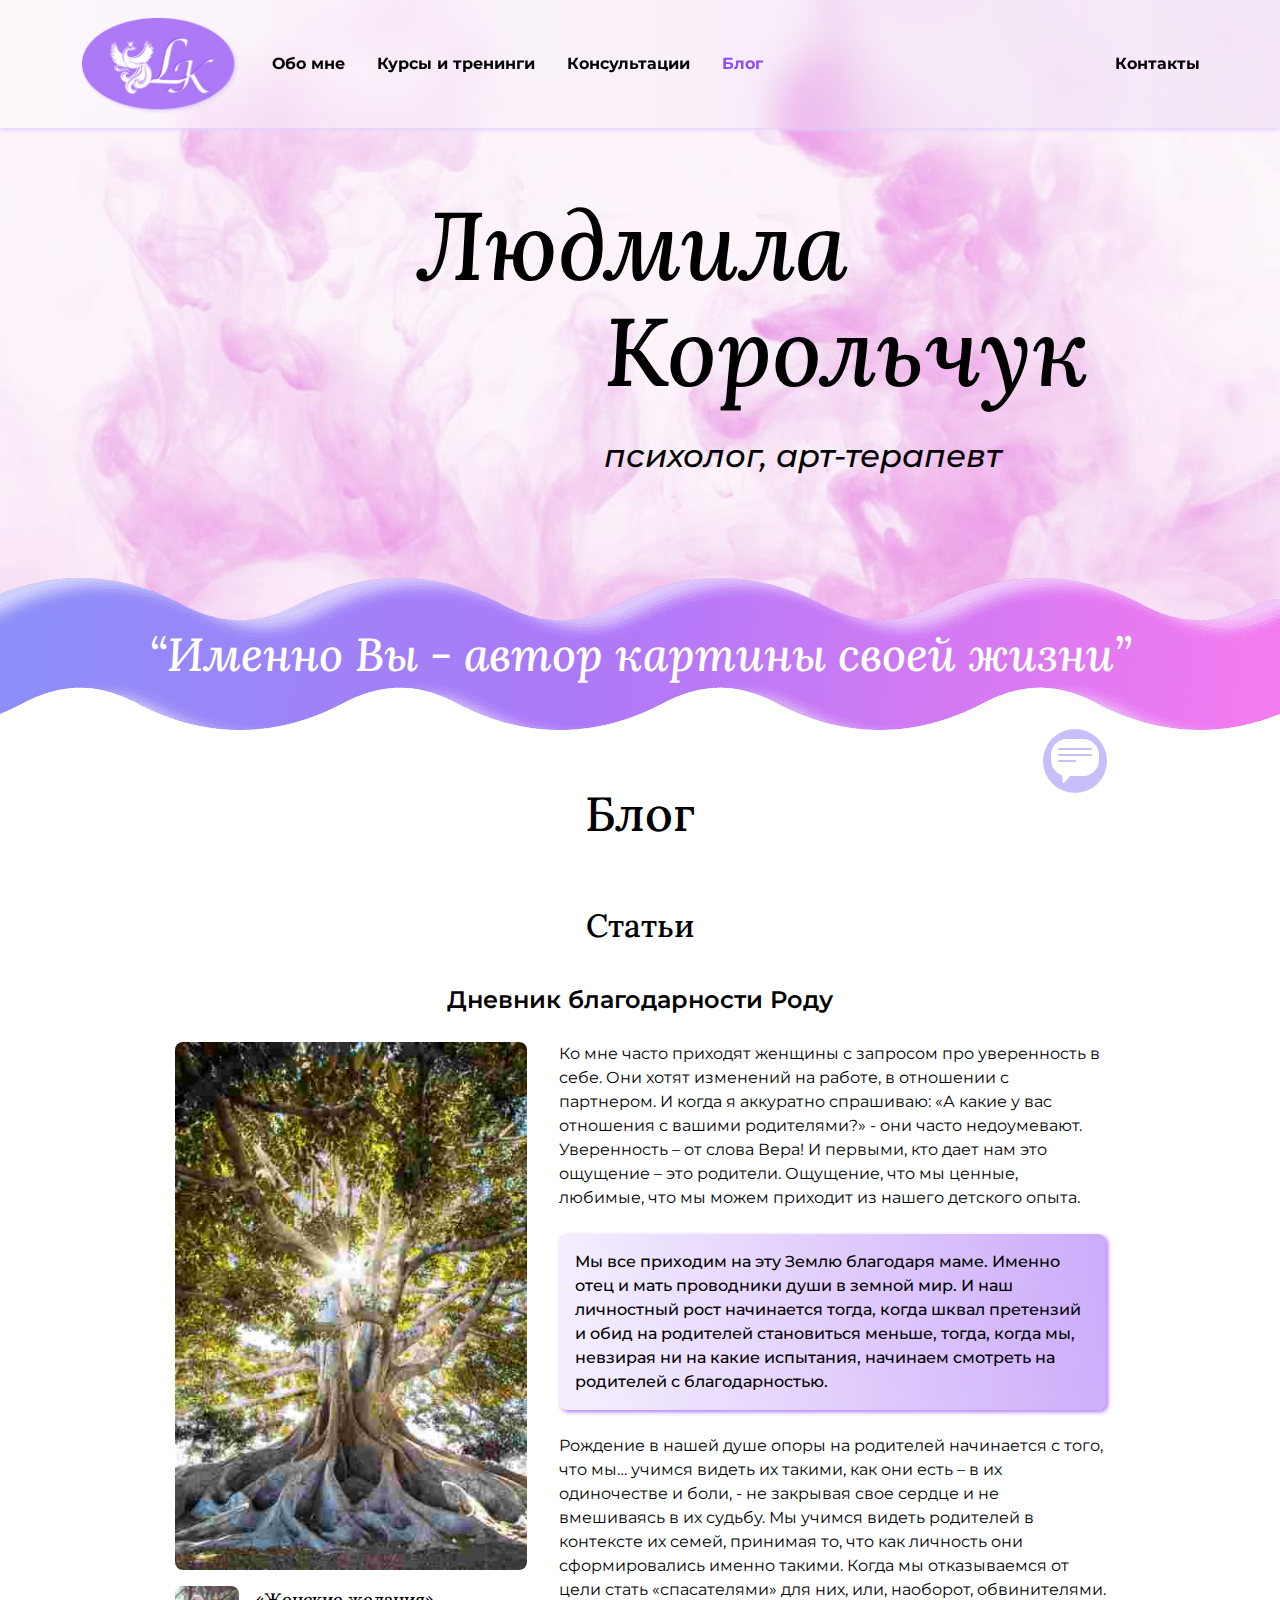
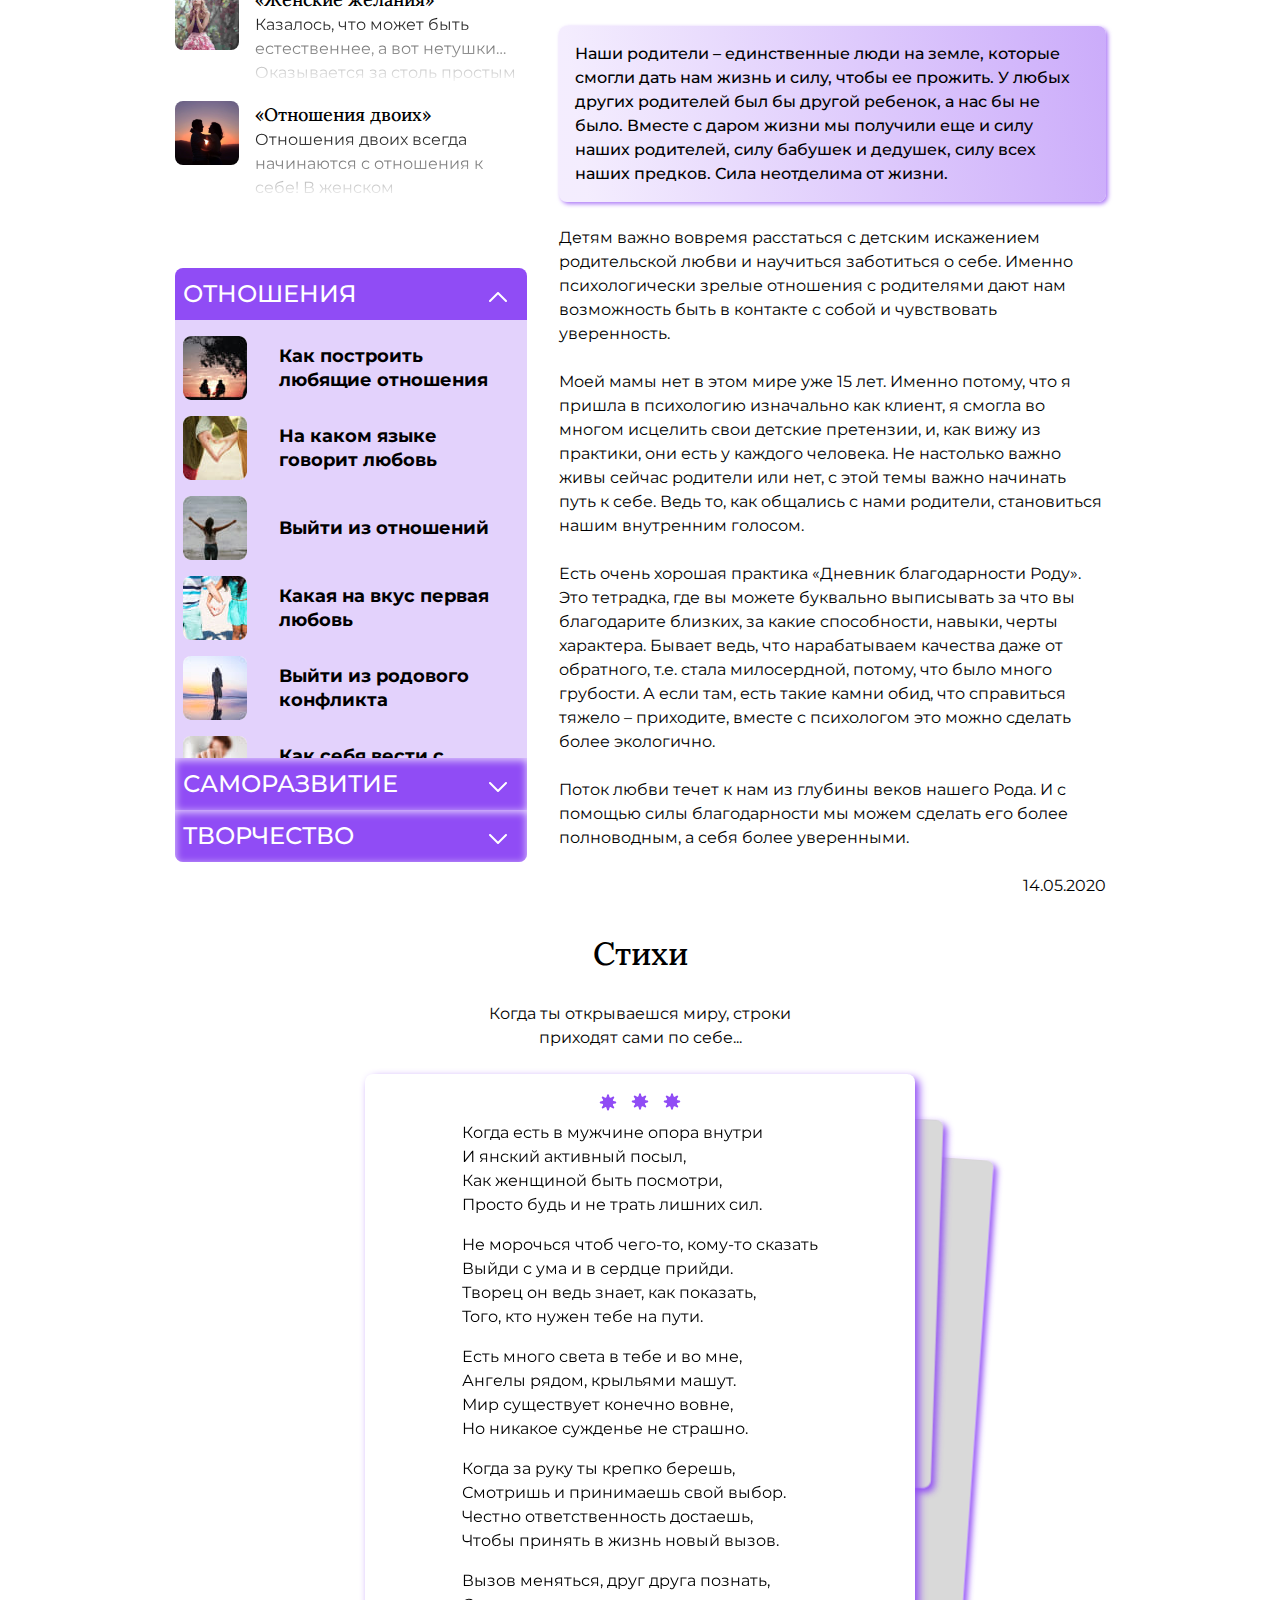
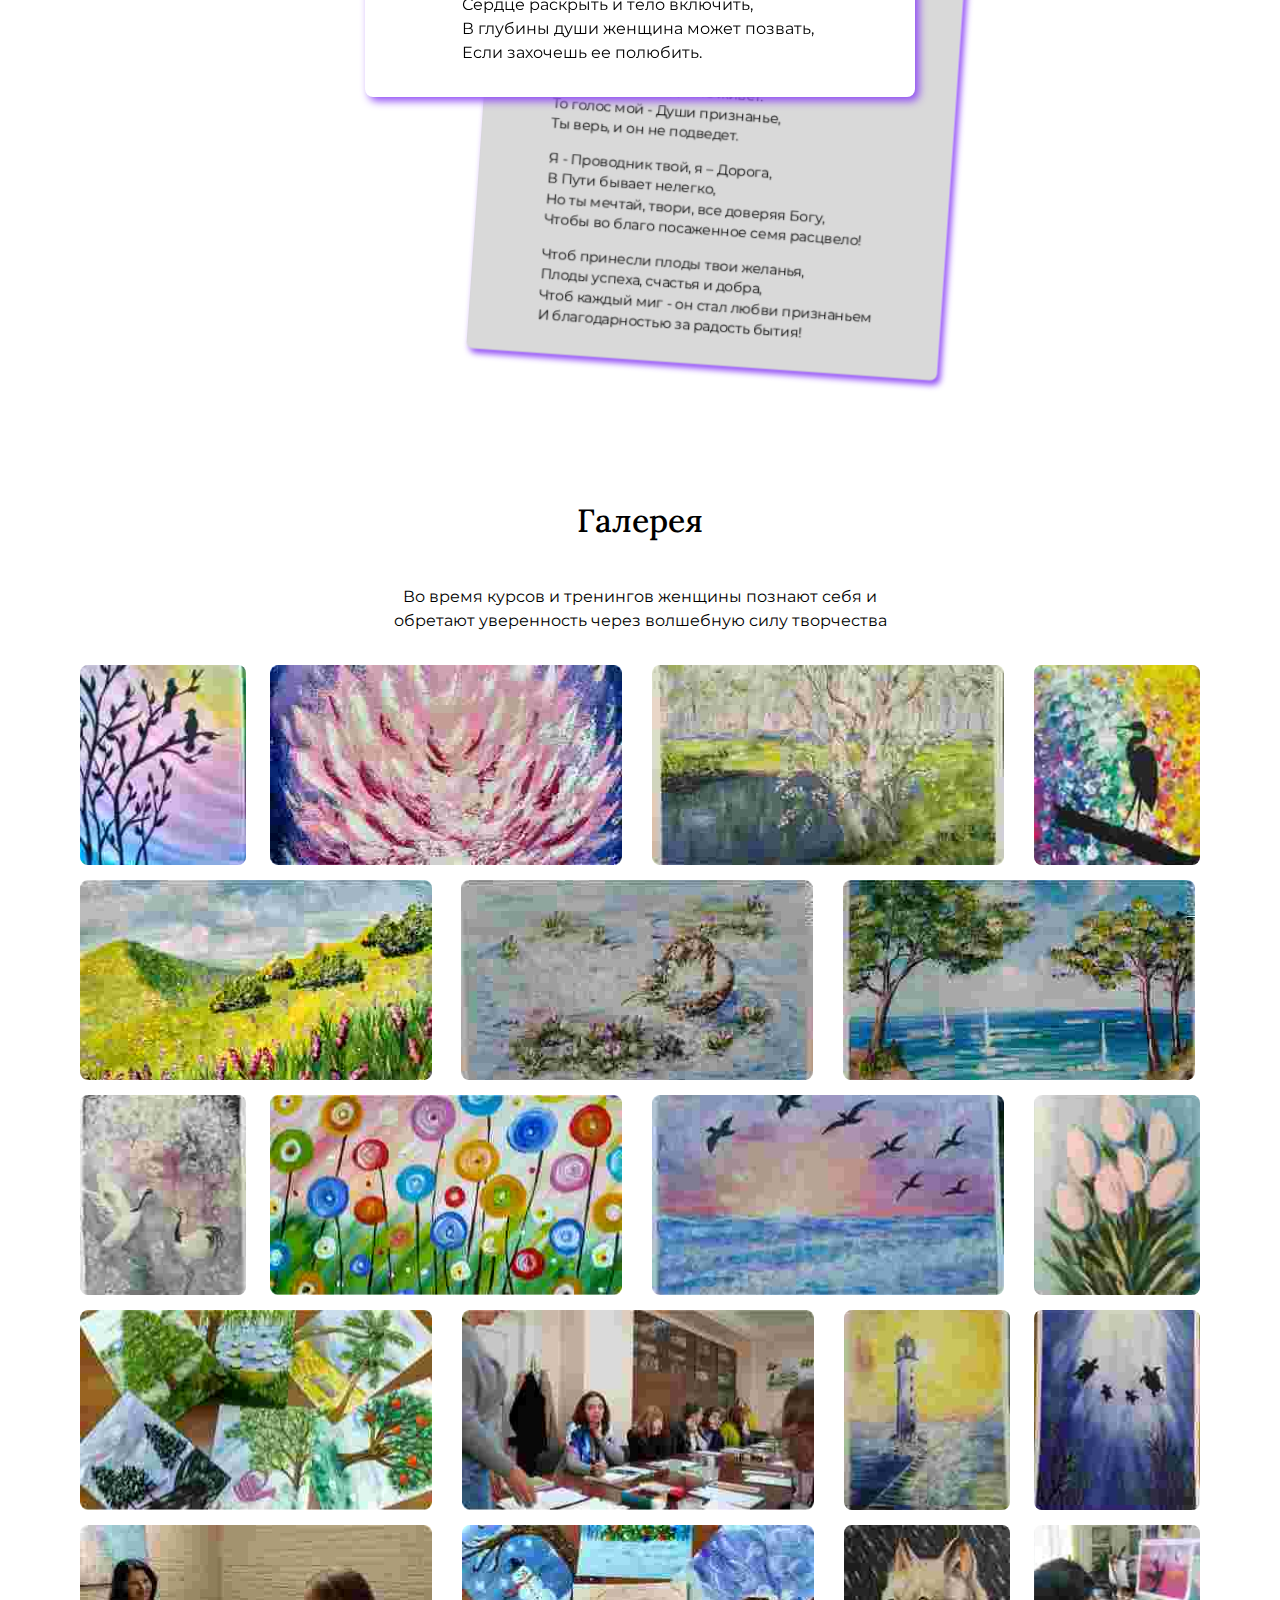
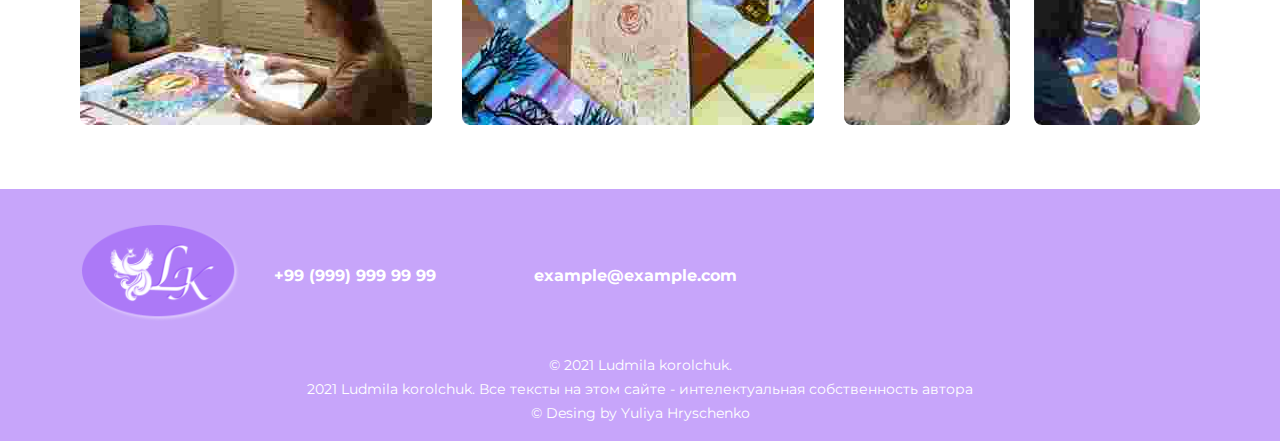
<file: blog.html>
<!DOCTYPE html>
<html lang="ru">

<head>
    <meta charset="UTF-8">
    <meta http-equiv="X-UA-Compatible" content="IE=edge">
    <meta name="viewport" content="width=device-width, initial-scale=1.0">
    <link rel="preconnect" href="https://fonts.googleapis.com">
    <link rel="preconnect" href="https://fonts.gstatic.com" crossorigin>
    <link
        href="https://fonts.googleapis.com/css2?family=Lora:ital,wght@0,500;1,500&family=Montserrat:ital,wght@0,400;0,500;0,600;0,700;1,400;1,500;1,600;1,700&display=swap"
        rel="stylesheet">
    <link rel="stylesheet" href="css/style.css">
    <link rel="stylesheet" href="css/blog.css">
    <script src="https://ajax.googleapis.com/ajax/libs/jquery/3.6.0/jquery.min.js"></script>
    <title>Людмила Корольчук - психолог, арт-терапевт</title>
</head>

<body>
    <div class="wrapper">

        <!-- ================ header ============================== -->

        <header class="header" id="header">
            <div class="container">
                <div class="header__row flex-row">
                    <a href="index.html" class="logo">
                        <img loading="lazy" class="logo-front" src="images/logo/LOGO.png" alt="logo">
                        <img loading="lazy" class="logo-back" src="images/logo/LOGO2.png" alt="logo">
                    </a>
                    <nav class="header__nav flex-row">
                        <a href="about.html">Обо мне</a>
                        <a href="courses_and_trainings.html">Курсы и тренинги</a>
                        <a href="consultation.html">Консультации</a>
                        <a href="blog.html" style="color: #904CF5;">Блог</a>
                        <a href="contacts.html">Контакты</a>
                    </nav>

                    <button class="hamburger_menu"><img loading="lazy" src="images/icons/hamburger_menu.svg" alt=""></button>

                </div>
            </div>
        </header>

        <!-- ================= main =============================== -->

        <main class="main">

            <!-- ============= fixed call ============================ -->
            <a class="fixed-page-icon" href="#"><img loading="lazy" src="images/icons/color-viber-messenger-64x64.svg"
                    alt="viber-messenger"></a>
            <!-- ============= subheader ========================== -->

            <section class="subheader subheader__non-main-page">
                <div class="container">
                    <div class="subheader__content">
                        <h1 class="subheader__title flex-column">
                            <span class="subheader__title_top">Людмила</span>
                            <span class="subheader__title_bottom">
                                <span>Корольчук</span>
                                <span class="subheader__subtitle">психолог, арт-терапевт</span>
                            </span>
                        </h1>

                    </div>
                </div>
            </section>

            <!-- ================= slogan ========================== -->

            <section class="slogan flex-center">
                <div class="container">
                    <h2 class="slogan_title">“Именно Вы - автор картины своей жизни”</h2>
                </div>
            </section>

            <!-- =============== Blog =========================================-->
            <section class="blog" id="blog">
                <div class="container">

                    <h2 class="blog__title">Блог</h2>

                    <!-- ============== Blog Articles =================================-->
                    <div class="blog__article">
                        <h3 class="blog__article_title">Статьи</h3>

                        <!-- !! change title on new page -->
                        <h4 class="article-title">Дневник благодарности Роду</h4>
                        <!-- !! change title on new page end -->

                        <div class="grid article__container">


                            <div class="article__image">
                                <!-- !! insert here new image for new articel -->
                                <img loading="lazy" src="images/accordion/Diary-of-gratitude-to-Rod.jpg"
                                    alt="Дневник Благодарности Роду">
                                <!-- !! insert here new image for new articel end -->
                            </div>

                            <!-- !! insert here new text for new articel -->

                            <div class="article__text">
                                <p>Ко мне часто приходят женщины с запросом про уверенность в себе. Они хотят изменений
                                    на работе, в отношении с партнером. И когда я аккуратно спрашиваю: «А какие у вас
                                    отношения с вашими родителями?» - они часто недоумевают. Уверенность – от слова
                                    Вера! И первыми, кто дает нам это ощущение – это родители.
                                    Ощущение, что мы ценные, любимые, что мы можем приходит из нашего детского опыта.
                                </p>
                                <p class="custom-background">Мы все приходим на эту Землю благодаря маме. Именно отец и
                                    мать проводники души в
                                    земной мир.
                                    И наш личностный рост начинается тогда, когда шквал претензий и обид на родителей
                                    становиться меньше, тогда, когда мы, невзирая ни на какие испытания, начинаем
                                    смотреть на родителей с благодарностью.
                                </p>
                                <p>Рождение в нашей душе опоры на родителей начинается с того, что мы… учимся видеть их
                                    такими, как они есть – в их одиночестве и боли, - не закрывая свое сердце и не
                                    вмешиваясь в их судьбу. Мы учимся видеть родителей в контексте их семей, принимая
                                    то, что как личность они сформировались именно такими. Когда мы отказываемся от цели
                                    стать «спасателями» для них, или, наоборот, обвинителями.
                                </p>
                                <p class="custom-background">Наши родители – единственные люди на земле, которые смогли
                                    дать нам жизнь и силу,
                                    чтобы ее прожить. У любых других родителей был бы другой ребенок, а нас бы не было.
                                    Вместе с даром жизни мы получили еще и силу наших родителей, силу бабушек и дедушек,
                                    силу всех наших предков. Сила неотделима от жизни.
                                </p>
                                <p>Детям важно вовремя расстаться с детским искажением родительской любви и научиться
                                    заботиться о себе. Именно психологически зрелые отношения с родителями дают нам
                                    возможность быть в контакте с собой и чувствовать уверенность.
                                </p>
                                <p>Моей мамы нет в этом мире уже 15 лет. Именно потому, что я пришла в психологию
                                    изначально как клиент, я смогла во многом исцелить свои детские претензии, и, как
                                    вижу из практики, они есть у каждого человека. Не настолько важно живы сейчас
                                    родители или нет, с этой темы важно начинать путь к себе. Ведь то, как общались с
                                    нами родители, становиться нашим внутренним голосом.
                                </p>
                                <p>Есть очень хорошая практика «Дневник благодарности Роду». Это тетрадка, где вы можете
                                    буквально выписывать за что вы благодарите близких, за какие способности, навыки,
                                    черты характера. Бывает ведь, что нарабатываем качества даже от обратного, т.е.
                                    стала милосердной, потому, что было много грубости. А если там, есть такие камни
                                    обид, что справиться тяжело – приходите, вместе с психологом это можно сделать более
                                    экологично.
                                </p>
                                <p>Поток любви течет к нам из глубины веков нашего Рода. И с помощью силы благодарности
                                    мы можем сделать его более полноводным, а себя более уверенными.
                                </p>
                                <span>14.05.2020</span>
                            </div>

                            <!-- default links to all pages -->
                            <div class="article__links">

                                <a href="#" class="link__grid grid">
                                    <div class="link__grid_image">
                                        <img loading="lazy" src="images/accordion/Diary-of-gratitude-to-Rod.jpg"
                                            alt="Дневник Благодарности Роду">
                                    </div>
                                    <h3 class="link__grid_header">«Дневник благодарности Роду»</h3>
                                    <p class="link__grid_text">Ко мне часто приходят женщины с запросом
                                        про
                                        уверенность в себе. Они хотят изменений на работе, в отношении с
                                        партнером...
                                    </p>

                                </a>

                                <a href="#" class="link__grid grid">
                                    <div class="link__grid_image">
                                        <img loading="lazy" src="images/accordion/female-desires.jpg" alt="Женские Желания">
                                    </div>
                                    <h3 class="link__grid_header">«Женские желания»</h3>
                                    <p class="link__grid_text">Казалось, что может быть естественнее, а
                                        вот
                                        нетушки…
                                        Оказывается за столь простым предложением: «Напишите свои 30 желаний»,
                                        скрывается
                                        столько всего?! Способность спонтанно реагировать, идти за своим интересом и
                                        желать
                                        – все это качества нашего «внутреннего» ребенка. И у многих людей доступ к
                                        этой
                                        эмоциональной части себя перекрыт логикой, страхом, стыдом, виной.
                                    </p>

                                </a>

                                <a href="#" class="link__grid grid">
                                    <div class="link__grid_image">
                                        <img loading="lazy" src="images/accordion/Relationship-of-two.jpg" alt="Отношения Двоих">
                                    </div>
                                    <h3 class="link__grid_header">«Отношения двоих»</h3>
                                    <p class="link__grid_text">Отношения двоих всегда начинаются с
                                        отношения
                                        к себе! В женском представлении часто присутствует идеальная картинка
                                        отношений. Ну
                                        а если что-то не складывается, то это ведь с мужчиной что-то не так. А как
                                        хорошо мы
                                        знаем сами себя?
                                    </p>

                                </a>



                            </div>

                            <!-- accordion -->
                            <div class="article__accordion">
                                <div class="accordion">

                                    <!-- Отношения -->
                                    <div class="accordion__box active">
                                        <div class="accordion_title">Отношения</div>

                                        <div class="accordion__content hide-scroll">

                                            <a href="blog.html" class="flex-row">

                                                <img loading="lazy" src="images/accordion/relationship/How-to-build-a-loving-relationship-psychology-relationship.jpg"
                                                    alt="Как построить любящие отношения">

                                                <span class="accordion_text">
                                                    Как построить любящие отношения
                                                </span>
                                            </a>

                                            <a href="blog.html" class="flex-row">

                                                <img loading="lazy" src="images/accordion/relationship/What-language-does-love-speak-psychology-relationship.jpg"
                                                    alt="На каком языке говорит любовь">

                                                <span class="accordion_text">
                                                    На каком языке говорит любовь
                                                </span>
                                            </a>

                                            <a href="blog.html" class="flex-row">

                                                <img loading="lazy" src="images/accordion/relationship/Get-out-of-the-relationship-psychology-relationship.jpg"
                                                    alt="Выйти из отношений">

                                                <span class="accordion_text">
                                                    Выйти из отношений
                                                </span>
                                            </a>
                                            <a href="blog.html" class="flex-row">

                                                <img loading="lazy" src="images/accordion/relationship/What-first-love-tastes-like-psychology-relationship.jpg"
                                                    alt="Какая на вкус первая любовь">

                                                <span class="accordion_text">
                                                    Какая на вкус первая любовь
                                                </span>
                                            </a>
                                            <a href="blog.html" class="flex-row">

                                                <img loading="lazy" src="images/accordion/relationship/Get-out-of-the-tribal-conflict-psychology-relationship.jpg"
                                                    alt="Выйти из родового конфликта">

                                                <span class="accordion_text">
                                                    Выйти из родового конфликта
                                                </span>
                                            </a>
                                            <a href="blog.html" class="flex-row">

                                                <img loading="lazy" src="images/accordion/relationship/How-to-deal-with-a-jealous-person-psychology-relationship.jpg"
                                                    alt="Как себя вести с ревнивцем">

                                                <span class="accordion_text">
                                                    Как себя вести с ревнивцем
                                                </span>
                                            </a>
                                            <a href="blog.html" class="flex-row">

                                                <img loading="lazy" src="images/accordion/relationship/The-senses-psychology-relationship.jpg"
                                                    alt="Чувства">

                                                <span class="accordion_text">
                                                    Чувства
                                                </span>
                                            </a>
                                            <a href="blog.html" class="flex-row">

                                                <img loading="lazy" src="images/accordion/relationship/Fears-psychology-relationship.jpg"
                                                    alt="Страхи">

                                                <span class="accordion_text">
                                                    Страхи
                                                </span>
                                            </a>
                                            <a href="blog.html" class="flex-row">

                                                <img loading="lazy" src="images/accordion/relationship/Reconciliation-psychology-relationship.jpg"
                                                    alt="Примирение">

                                                <span class="accordion_text">
                                                    Примирение
                                                </span>
                                            </a>
                                            <a href="blog.html" class="flex-row">

                                                <img loading="lazy" src="images/accordion/relationship/Choice-psychology-relationship.jpg"
                                                    alt="Выбор">

                                                <span class="accordion_text">
                                                    Выбор
                                                </span>
                                            </a>
                                            <a href="blog.html" class="flex-row">

                                                <img loading="lazy" src="images/accordion/relationship/Catch-up-and-bring-happiness-psychology-relationship.jpg"
                                                    alt="Догнать и причинить счастье">

                                                <span class="accordion_text">
                                                    Догнать и причинить счастье
                                                </span>
                                            </a>
                                            <a href="blog.html" class="flex-row">

                                                <img loading="lazy" src="images/accordion/relationship/Crisis-3-years-psychology-relationship.jpg"
                                                    alt="Кризис 3-х лет">

                                                <span class="accordion_text">
                                                    Кризис 3-х лет
                                                </span>
                                            </a>

                                        </div>

                                    </div>

                                    <!-- САМОРАЗВИТИЕ -->
                                    <div class="accordion__box">
                                        <div class="accordion_title">САМОРАЗВИТИЕ</div>

                                        <div class="accordion__content hide-scroll">
                                            <a href="blog.html" class="flex-row">
                                                <img loading="lazy" src="images/accordion/self-development/man-is-initially-whole-psychology-self-development.png"
                                                    alt="Человек изначально целый">
                                                <span class="accordion_text">Человек изначально целый</span>
                                            </a>
                                            <a href="blog.html" class="flex-row">
                                                <img loading="lazy" src="images/accordion/self-development/psyche-is-as-much-a-part-of-us-as-an-arm-and-a-leg-psychology-self-development.png"
                                                    alt="Психика такая же часть нас, как рука и нога">
                                                <span class="accordion_text">Психика такая же часть нас, как рука и
                                                    нога</span>
                                            </a>
                                            <a href="blog.html" class="flex-row">
                                                <img loading="lazy" src="images/accordion/self-development/I-want-and-I-can-psychology-self-development.png"
                                                    alt="Хочу и могу">
                                                <span class="accordion_text">Хочу и могу</span>
                                            </a>
                                            <a href="blog.html" class="flex-row">
                                                <img loading="lazy" src="images/accordion/self-development/Value-yourself-psychology-self-development.png"
                                                    alt="Ценность себя">
                                                <span class="accordion_text">Ценность себя</span>
                                            </a>
                                            <a href="blog.html" class="flex-row">
                                                <img loading="lazy" src="images/accordion/self-development/how-stories-become-a-map-of-success-psychology-self-development.png"
                                                    alt="Как истории становятся картой успеха">
                                                <span class="accordion_text">Как истории становятся картой успеха</span>
                                            </a>
                                            <a href="blog.html" class="flex-row">

                                                <img loading="lazy" src="images/accordion/self-development/What-verbs-do-you-live-with-psychology-self-development.png"
                                                    alt="Какими глаголами живете">

                                                <span class="accordion_text">Какими глаголами живете</span>
                                            </a>
                                            <a href="blog.html" class="flex-row">

                                                <img loading="lazy" src="images/accordion/self-development/Women's-Initiations-psychology-self-development.png"
                                                    alt="Женские инициации">

                                                <span class="accordion_text">Женские инициации</span>
                                            </a>
                                            <a href="blog.html" class="flex-row">

                                                <img loading="lazy" src="images/accordion/self-development/Praise-is-in-short-supply-psychology-self-development.png"
                                                    alt="Похвала в дефиците">

                                                <span class="accordion_text">Похвала в дефиците</span>
                                            </a>
                                            <a href="blog.html" class="flex-row">

                                                <img loading="lazy" src="images/accordion/self-development/Charging-for-yourself-psychology-self-development.png"
                                                    alt="Подзарядка для себя">

                                                <span class="accordion_text">Подзарядка для себя</span>
                                            </a>
                                            <a href="blog.html" class="flex-row">

                                                <img loading="lazy" src="images/accordion/self-development/Good-girls-should-know-everything-psychology-self-development.png"
                                                    alt="Хорошие девочки должны все знать">

                                                <span class="accordion_text">Хорошие девочки должны все знать</span>
                                            </a>
                                            <a href="blog.html" class="flex-row">

                                                <img loading="lazy" src="images/accordion/self-development/The-body-doesn't-lie-psychology-self-development.png"
                                                    alt="Тело не врет">

                                                <span class="accordion_text">Тело не врет</span>
                                            </a>
                                            <a href="blog.html" class="flex-row">

                                                <img loading="lazy" src="images/accordion/self-development/About-how-profitable-it-is-to-be-afraid-psychology-self-development.png"
                                                    alt="О том как выгодно боятся">

                                                <span class="accordion_text">О том как выгодно боятся</span>
                                            </a>
                                            <a href="blog.html" class="flex-row">

                                                <img loading="lazy" src="images/accordion/self-development/Modern-neurosis-psychology-self-development.png"
                                                    alt="Современный невроз. Какой он">

                                                <span class="accordion_text">Современный невроз. Какой он</span>
                                            </a>
                                        </div>
                                    </div>

                                    <!-- Творчество -->
                                    <div class="accordion__box">
                                        <div class="accordion_title">творчество</div>

                                        <div class="accordion__content hide-scroll">

                                            <a href="blog.html" class="flex-row">

                                                <img loading="lazy" src="images/accordion/art/you-are-light-psycology-about-yourself.png"
                                                    alt="Ты есть свет">

                                                <span class="accordion_text">Ты есть свет</span>
                                            </a>
                                            <a href="blog.html" class="flex-row">

                                                <img loading="lazy" src="images/accordion/art/answers-in-you-psychology-about-yourself.png"
                                                    alt="Я сейчас за себя или против">

                                                <span class="accordion_text">Я сейчас за себя или против</span>
                                            </a>
                                            <a href="blog.html" class="flex-row">

                                                <img loading="lazy" src="images/accordion/art/answers-inside-psychology-about-yourself.png"
                                                    alt="Об ответах внутри">

                                                <span class="accordion_text">Об ответах внутри</span>
                                            </a>
                                            <a href="blog.html" class="flex-row">

                                                <img loading="lazy" src="images/accordion/art/art-therapy-psychology.png"
                                                    alt="Арт-терапия">

                                                <span class="accordion_text">Арт-терапия</span>
                                            </a>
                                            <a href="blog.html" class="flex-row">

                                                <img loading="lazy" src="images/accordion/art/i-accept-my-key-psychology.png"
                                                    alt="Я принимаю свой Ключ">

                                                <span class="accordion_text">Я принимаю свой Ключ</span>
                                            </a>
                                            <a href="blog.html" class="flex-row">

                                                <img loading="lazy" src="images/accordion/art/time-of-year-women-psychology.png"
                                                    alt="Время года женщины">

                                                <span class="accordion_text">Время года женщины</span>
                                            </a>
                                        </div>
                                    </div>

                                </div>
                            </div>
                            <!-- accordion end -->

                        </div>
                        <!-- artical-main end -->
                    </div>

                    <!-- ============== Blog Poetry ===================================-->

                    <div class="blog__poetry" id="blog__poetry">
                        <h3 class="blog__poetry_title">Стихи</h3>
                        <p class="blog__poetry_text">Когда ты открываешся миру, строки приходят сами по себе... </p>

                        <div class="swiper poetry-cards">
                            <div class="swiper-wrapper">
                                <div class="swiper-slide poetry__lists-item">
                                    <img loading="lazy" src="images/icons/poetry-stars.svg" alt="poetry-stars-icon">
                                    <div class="poetry__paraghraph">
                                        <p>
                                            <span> Когда есть в мужчине опора внутри</span>
                                            <span> И янский активный посыл,</span>
                                            <span> Как женщиной быть посмотри,</span>
                                            <span> Просто будь и не трать лишних сил.</span>
                                        </p>

                                        <p>
                                            <span> Не морочься чтоб чего-то, кому-то сказать</span>
                                            <span> Выйди с ума и в сердце прийди.</span>
                                            <span> Творец он ведь знает, как показать, </span>
                                            <span> Того, кто нужен тебе на пути.</span>
                                        </p>
                                        <p>
                                            <span> Есть много света в тебе и во мне,</span>
                                            <span> Ангелы рядом, крыльями машут.</span>
                                            <span> Мир существует конечно вовне, </span>
                                            <span> Но никакое сужденье не страшно.</span>
                                        </p>
                                        <p>
                                            <span> Когда за руку ты крепко берешь, </span>
                                            <span> Смотришь и принимаешь свой выбор.</span>
                                            <span> Честно ответственность достаешь, </span>
                                            <span> Чтобы принять в жизнь новый вызов.</span>
                                        </p>
                                        <p>
                                            <span> Вызов меняться, друг друга познать, </span>
                                            <span> Сердце раскрыть и тело включить,</span>
                                            <span> В глубины души женщина может позвать, </span>
                                            <span> Если захочешь ее полюбить.</span>
                                        </p>
                                    </div>

                                </div>
                                <div class="swiper-slide poetry__lists-item">

                                    <img loading="lazy" src="images/icons/poetry-stars.svg" alt="poetry-stars-icon">
                                    <div class="poetry__paraghraph">
                                        <p>
                                            <span> Вдохновения хочу, время для себя</span>
                                            <span> Рисовать и танцевать, можно у огня, </span>
                                            <span> С птицами хочу я петь и бежать с ручьем</span>
                                            <span> Доверять себе, пространству, думать ни о чем.</span>
                                        </p>

                                        <p>
                                            <span> Разве так бывает люди? Как же голова?</span>
                                            <span> Там конструкции ментала: «Я всегда права!»</span>
                                            <span> Но возможности раскрыться есть они у всех, </span>
                                            <span> Сердце и душа ведь знают, где он твой успех!</span>
                                        </p>
                                        <p>
                                            <span> Отвори эмоций клетку, страх из тела отпусти,</span>
                                            <span> Ты живая, слышишь, детка, нам ведь с Богом по пути.</span>
                                            <span> Он ведет к дверям открытым, свой найди от счастья ключ, </span>
                                            <span> Нет запретов для творящих, там есть солнце из-за туч!</span>
                                        </p>
                                    </div>

                                </div>
                                <div class="swiper-slide poetry__lists-item">

                                    <img loading="lazy" src="images/icons/poetry-stars.svg" alt="poetry-stars-icon">
                                    <div class="poetry__paraghraph">
                                        <p>
                                            <span> Услышь меня в потоках жизни,</span>
                                            <span> Вглядись в событий колесо!</span>
                                            <span> Почувствуй сердцем и дыханьем, </span>
                                            <span> То, что незримо и светло…</span>
                                        </p>
                                        <p>
                                            <span> То, что нас всех объединяет, </span>
                                            <span> Дает надежду, благодать. </span>
                                            <span> И с верой силы прибавляет, </span>
                                            <span> И мудро учит принимать </span>
                                        </p>
                                        <p>
                                            <span> Любое Божие творенье, </span>
                                            <span> Нет совершеннее его, </span>
                                            <span> И каждый миг предельно ценен </span>
                                            <span> Для опыта для моего… </span>
                                        </p>
                                        <p>
                                            <span> Встречусь с тобой в глазах ребенка, </span>
                                            <span> В устах любимых отзовусь, </span>
                                            <span> И разольюсь прекрасной песней, </span>
                                            <span> И страстным танцем закручусь! </span>
                                        </p>
                                        <p>
                                            <span> Ведь я твоей навеки буду </span>
                                            <span> Частичкой Бога на Земле, </span>
                                            <span> Ты выбирай свою дорогу, </span>
                                            <span> А в остальном доверься мне. </span>
                                        </p>
                                        <p>
                                            <span> Тот шепот тихий и безмолвный, </span>
                                            <span> Что в сердце он давно живет. </span>
                                            <span> То голос мой - Души признанье, </span>
                                            <span> Ты верь, и он не подведет. </span>
                                        </p>
                                        <p>
                                            <span> Я - Проводник твой, я – Дорога, </span>
                                            <span> В Пути бывает нелегко, </span>
                                            <span> Но ты мечтай, твори, все доверяя Богу, </span>
                                            <span> Чтобы во благо посаженное семя расцвело! </span>
                                        </p>
                                        <p>
                                            <span> Чтоб принесли плоды твои желанья, </span>
                                            <span> Плоды успеха, счастья и добра, </span>
                                            <span> Чтоб каждый миг - он стал любви признаньем </span>
                                            <span> И благодарностью за радость бытия! </span>
                                        </p>

                                    </div>

                                </div>
                                <div class="swiper-slide poetry__lists-item">
                                    <img loading="lazy" src="images/icons/poetry-stars.svg" alt="poetry-stars-icon">
                                    <div class="poetry__paraghraph">
                                        <p>
                                            <span> Женщина – прекрасный жизни цветок, </span>
                                            <span> Подарок Творца ко дню рожденья Адама, </span>
                                            <span> Ценен и важен каждый его лепесток, </span>
                                            <span> Тело ее для деток может быть храмом. </span>
                                        </p>
                                        <p>
                                            <span> Благословенен каждый жизни этап, </span>
                                            <span> Девочка-семечко, упругий бутончик-подростка, </span>
                                            <span> И максимально раскроет свой аромат </span>
                                            <span> Под искренним взглядом мужским, там где столько любви для роста.
                                            </span>
                                        </p>
                                        <p>
                                            <span> Зрелая женщина, мудрость и сладость плодов </span>
                                            <span> Дарит тебе, в ней так много тепла и заботы, </span>
                                            <span> В глубины души открывает тайный покров </span>
                                            <span> Давая возможность пройти духовной работе. </span>
                                        </p>
                                        <p>
                                            <span> В жизни саду разной бывает погода, </span>
                                            <span> Но только любовью наши питаем цветы! </span>
                                            <span> Желаю искренне в любое время года </span>
                                            <span> Радоваться, наслаждаться и цвести! </span>
                                        </p>
                                    </div>

                                </div>

                                <!-- card template -->
                                <div class="swiper-slide poetry__lists-item">
                                    <img loading="lazy" src="images/icons/poetry-stars.svg" alt="poetry-stars-icon">
                                    <div class="poetry__paraghraph">
                                        <p>
                                            <span> скоро здесь будет новый стих </span>
                                            <span> </span>
                                            <span> </span>
                                            <span> </span>
                                        </p>

                                    </div>

                                </div>
                            </div>
                        </div>
                    </div>

                    <!-- ============== Blog Gallery ==================================-->

                    <div class="blog__gallery" id="blog__gallery">
                        <h3 class="blog__gallery_title">Галерея</h3>

                        <div class="blog__gallery_text">
                            <p>Во время курсов и тренингов женщины познают себя и обретают уверенность через волшебную
                                силу творчества</p>
                        </div>

                        <div class="container">
                            <div class="images-container1">
                                <a class="image-item image1" href="images/galerry/img1.jpg" data-lightbox="gallery"></a>
                                <a class="image-item image2" href="images/galerry/img2.jpg" data-lightbox="gallery"></a>
                                <a class="image-item image3" href="images/galerry/img3.png" data-lightbox="gallery"></a>
                                <a class="image-item image4" href="images/galerry/img4.jpg" data-lightbox="gallery"></a>
                            </div>
                            <div class="images-container2">
                                <a class="image-item image5" href="images/galerry/img5.jpg" data-lightbox="gallery"></a>
                                <a class="image-item image6" href="images/galerry/img6.jpg" data-lightbox="gallery"></a>
                                <a class="image-item image7" href="images/galerry/img7.jpg" data-lightbox="gallery"></a>
                            </div>
                            <div class="images-container3">
                                <a class="image-item image8" href="images/galerry/img8.jpg" data-lightbox="gallery"></a>
                                <a class="image-item image9" href="images/galerry/img-blog9.jpg"
                                    data-lightbox="gallery"></a>
                                <a class="image-item image10" href="images/galerry/img-blog10.jpg"
                                    data-lightbox="gallery"></a>
                                <a class="image-item image12" href="images/galerry/img-blog12.jpg"
                                    data-lightbox="gallery"></a>
                            </div>
                            <div class="images-container4">
                                <a class="image-item image18" href="images/galerry/img-blog18.jpg"
                                    data-lightbox="gallery"></a>
                                <a class="image-item image17" href="images/galerry/img-blog17.jpg"
                                    data-lightbox="gallery"></a>
                                <a class="image-item image11" href="images/galerry/img-blog11.jpg"
                                    data-lightbox="gallery"></a>
                                <a class="image-item image14" href="images/galerry/img-blog14.jpg"
                                    data-lightbox="gallery"></a>
                            </div>
                            <div class="images-container5">
                                <a class="image-item image20" href="images/galerry/img-blog20.jpg"
                                    data-lightbox="gallery"></a>
                                <a class="image-item image19" href="images/galerry/img-blog19.jpg"
                                    data-lightbox="gallery"></a>
                                <a class="image-item image15" href="images/galerry/img-blog15.jpg"
                                    data-lightbox="gallery"></a>
                                <a class="image-item image13" href="images/galerry/img-blog13.jpg"
                                    data-lightbox="gallery"></a>
                            </div>
                        </div>



                    </div>

                </div>
            </section>
        </main>

        <!-- =================== Footer =======================================-->

        <footer class="footer">
            <div class="container">
                <nav class="footer__container grid">

                    <a href="index.html" class="footer__logo"><img loading="lazy" src="images/logo/LOGO.png" alt="logo"></a>

                    <ul class="flex-row footer__links">
                        <li>
                            <a class="flex-center" href="tel:+99(999)9999999"><img loading="lazy"
                                    src="images/icons/white_phone-filled.svg" alt="phone">+99 (999) 999 99 99</a>
                        </li>

                        <li>
                            <a class="flex-center" href="mailto:example@example.com"><img loading="lazy"
                                    src="images/icons/white_mail.svg" alt="email">example@example.com</a>
                        </li>
                    </ul>

                    <div class="flex-row footer__icons">

                        <ul class="flex-row">
                            <li><a href="#" target="_blank"><img loading="lazy" src="images/icons/white_facebook.svg"
                                        alt="facebook"></a></li>
                            <li><a href="#" target="_blank"><img loading="lazy" src="images/icons/white_instagram-square.svg"
                                        alt="instagram"></a></li>
                            <li><a href="#" target="_blank"><img loading="lazy" src="images/icons/white_messenger.svg"
                                        alt="messenger"></a></li>
                        </ul>
                        <ul class="flex-row">
                            <li><a href="#">
                                    <img loading="lazy" src="images/icons/white_viber.svg" alt="viber"></a></li>

                            <li><a href="#" target="_blank">
                                    <img loading="lazy" src="images/icons/white_telegram.svg" alt="telegram"></a></li>

                            <li><a href="#" target="_blank">
                                    <img loading="lazy" src="images/icons/white_whatsapp.svg" alt="whatsapp"></a></li>

                        </ul>
                        <ul class="flex-row">
                            <li><a href="#" target="_blank">
                                    <img loading="lazy" src="images/icons/white_youtube.svg" alt="youtube"></a></li>
                        </ul>

                    </div>

                </nav>


                <nav class="footer__bottom">
                    <div class="footer__bottom_coop">© 2021 Ludmila korolchuk.</div>
                    <div class="footer__bottom_coop">2021 Ludmila korolchuk. Все тексты на этом сайте - интелектуальная
                        собственность автора</div>
                    <div class="footer__bottom_coop">© Desing by Yuliya Hryschenko</div>
                </nav>



            </div>
        </footer>

    </div>


    <!-- =============== javascript ========================================= -->

    <script src="js/swiper-bundle.min.js"></script>
    <script src="js/lightbox.js"></script>
    <script src="js/phone-mask.js"></script>
    <script src="js/script.js"></script>

    <script>
        var swiperCards = new Swiper(".poetry-cards", {
            effect: "cards",
            grabCursor: true,
            cardsEffect: {
                slideShadows: true,
            }
        });
    </script>

</body>

</html>
</file>
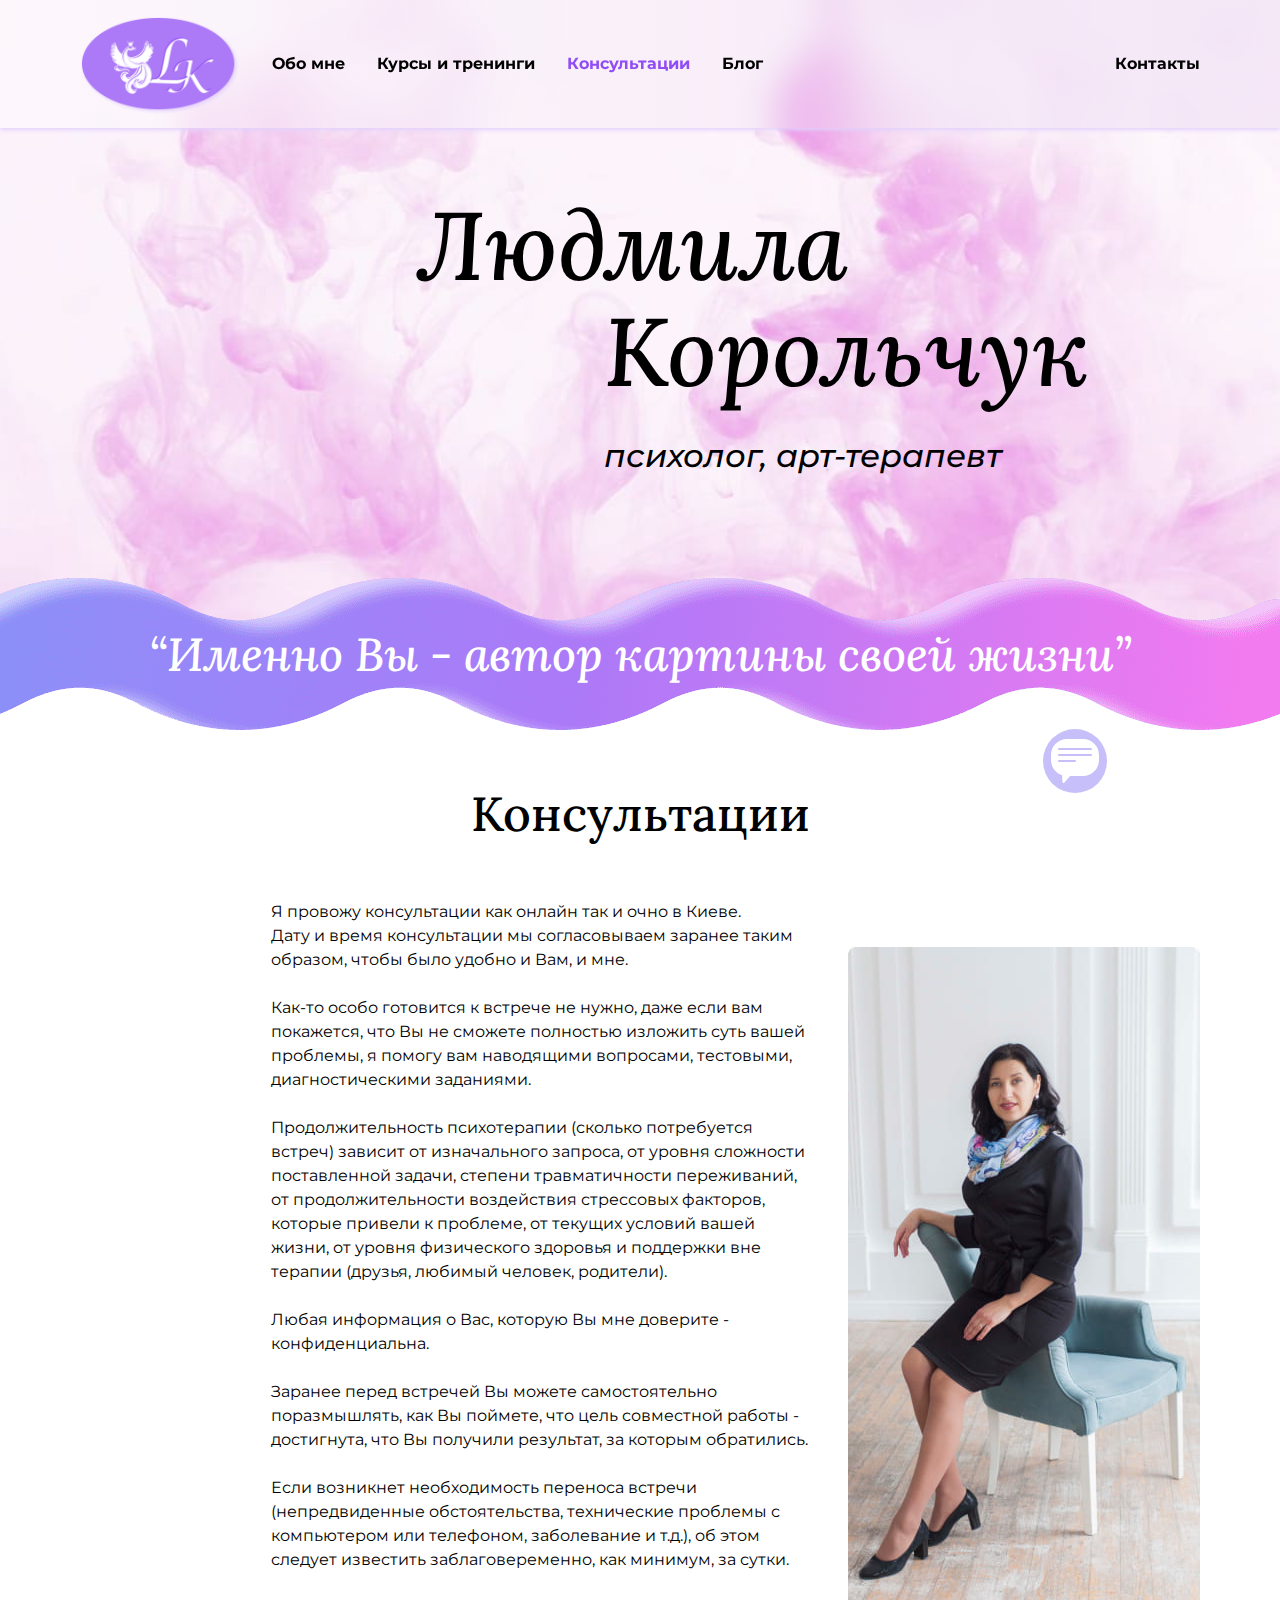
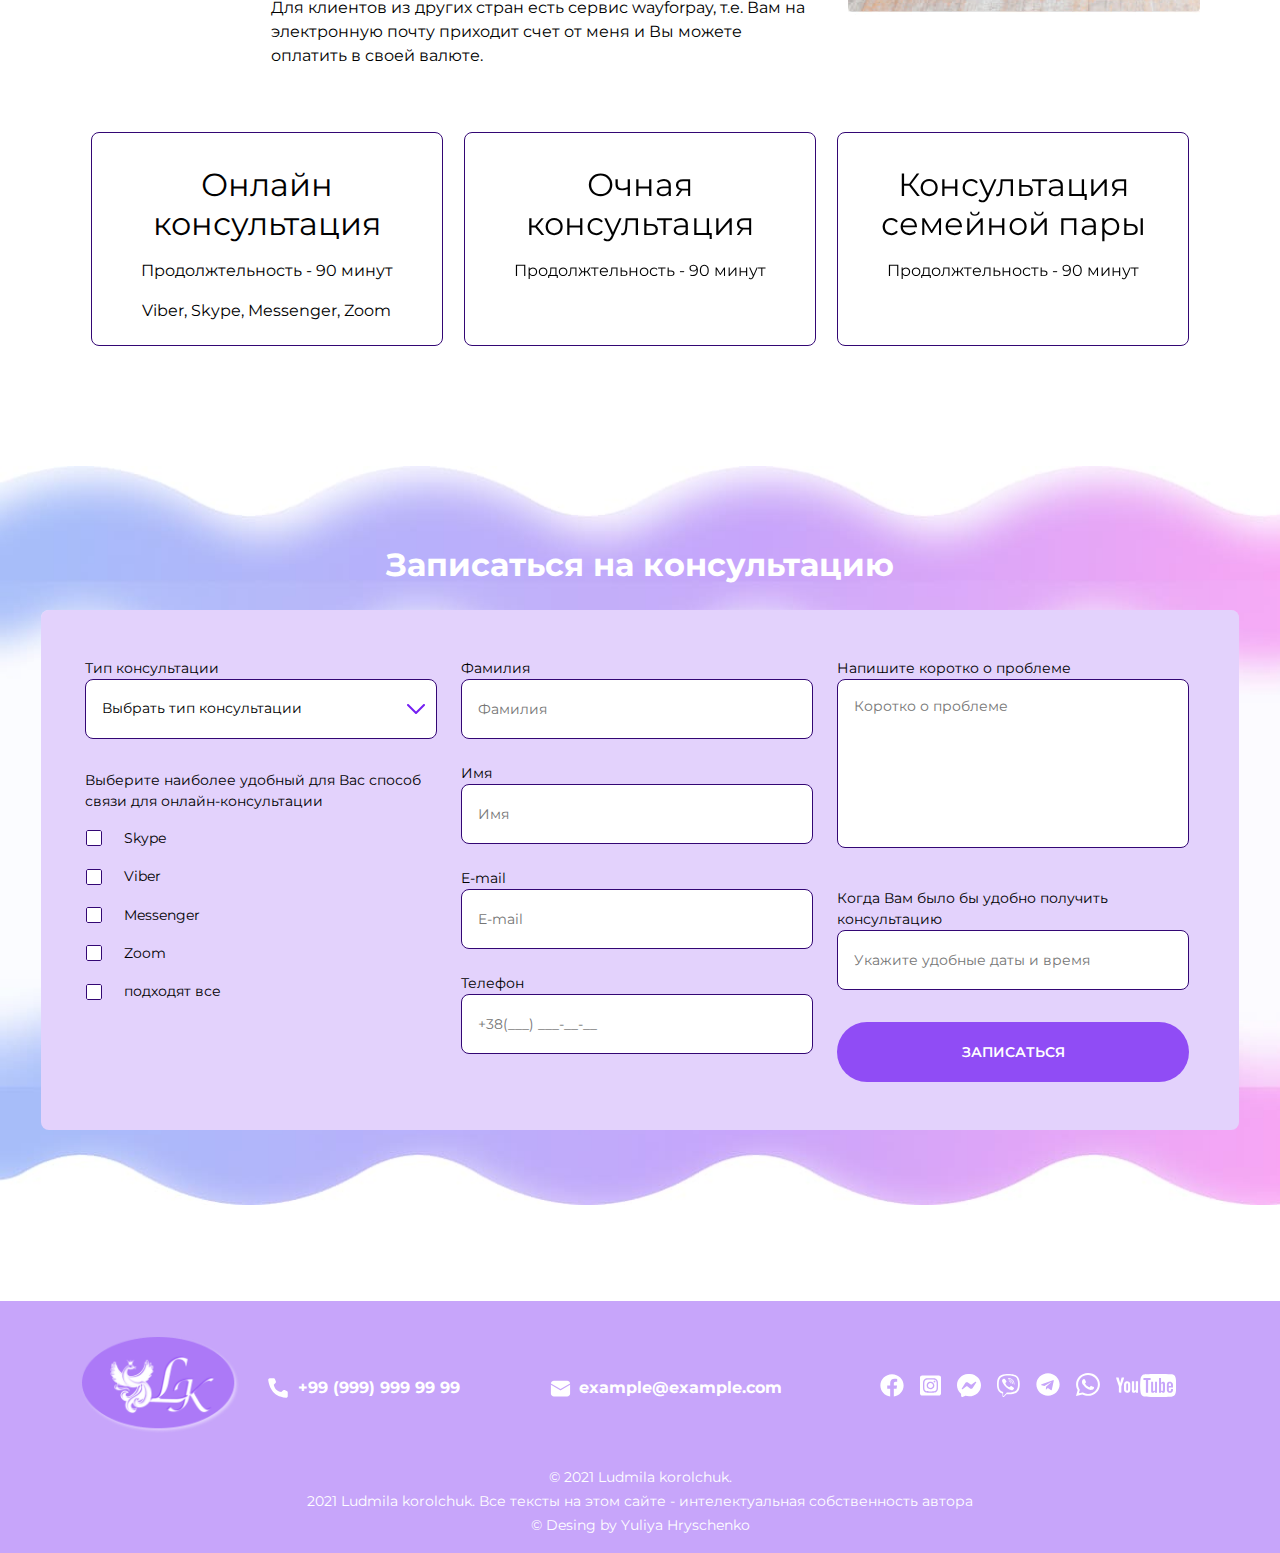
<file: consultation.html>
<!DOCTYPE html>
<html lang="ru">

<head>
    <meta charset="UTF-8">
    <meta http-equiv="X-UA-Compatible" content="IE=edge">
    <meta name="viewport" content="width=device-width, initial-scale=1.0">
    <link rel="preconnect" href="https://fonts.googleapis.com">
    <link rel="preconnect" href="https://fonts.gstatic.com" crossorigin>
    <link
        href="https://fonts.googleapis.com/css2?family=Lora:ital,wght@0,500;1,500&family=Montserrat:ital,wght@0,400;0,500;0,600;0,700;1,400;1,500;1,600;1,700&display=swap"
        rel="stylesheet">

    <link rel="stylesheet" href="css/style.css">
    <script src="https://ajax.googleapis.com/ajax/libs/jquery/3.6.0/jquery.min.js"></script>
    <title>Людмила Корольчук - психолог, арт-терапевт</title>
</head>

<body>
    <div class="wrapper">

        <!-- ================ header ============================== -->

        <header class="header" id="header">
            <div class="container">
                <div class="header__row flex-row">
                    <a href="index.html" class="logo">
                        <img loading="lazy" class="logo-front" src="images/logo/LOGO.png" alt="logo">
                        <img loading="lazy" class="logo-back" src="images/logo/LOGO2.png" alt="logo">
                    </a>
                    <nav class="header__nav flex-row">
                        <a href="about.html">Обо мне</a>
                        <a href="courses_and_trainings.html">Курсы и тренинги</a>
                        <a href="consultation.html" style="color: #904CF5;">Консультации</a>
                        <a href="blog.html">Блог</a>
                        <a href="contacts.html">Контакты</a>
                    </nav>

                    <button class="hamburger_menu"><img loading="lazy" src="images/icons/hamburger_menu.svg" alt=""></button>

                </div>
            </div>
        </header>

        <!-- ================= main =============================== -->

        <main class="main">

            <!-- ============= fixed call ============================ -->
            <a class="fixed-page-icon" href="#"><img loading="lazy" src="images/icons/color-viber-messenger-64x64.svg"
                    alt="viber-messenger"></a>
            <!-- ============= subheader ========================== -->

            <section class="subheader subheader__non-main-page">
                <div class="container">
                    <div class="subheader__content">
                        <h1 class="subheader__title flex-column">
                            <span class="subheader__title_top">Людмила</span>
                            <span class="subheader__title_bottom">
                                <span>Корольчук</span>
                                <span class="subheader__subtitle">психолог, арт-терапевт</span>
                            </span>
                        </h1>

                    </div>
                </div>
            </section>

            <!-- ================= slogan ========================== -->

            <section class="slogan flex-center">
                <div class="container">
                    <h2 class="slogan_title">“Именно Вы - автор картины своей жизни”</h2>
                </div>
            </section>







            <!-- ====================Консультации ===================================-->
            <section class="consulting" id="consulting">
                <div class="container">
                    <h2 class="consulting_title">Консультации</h2>


                    <div class="consulting__grid">

                        <p class="consulting_text1">
                            <span>
                                Я провожу консультации как онлайн так и очно в Киеве.
                            </span>
                            <span>
                                Дату и время консультации мы
                                согласовываем заранее таким образом, чтобы было удобно и Вам, и мне.
                            </span>
                        </p>
                        <p class="consulting_text2">
                            Как-то особо готовится к встрече не нужно, даже если вам покажется, что Вы не сможете
                            полностью изложить суть вашей проблемы, я помогу вам наводящими вопросами, тестовыми,
                            диагностическими заданиями.
                        </p>
                        <p class="consulting_text3">
                            Продолжительность психотерапии (сколько потребуется
                            встреч) зависит от изначального
                            запроса, от уровня сложности поставленной задачи, степени травматичности переживаний, от
                            продолжительности воздействия стрессовых факторов, которые привели к проблеме, от
                            текущих условий вашей жизни, от уровня физического здоровья и поддержки вне терапии
                            (друзья, любимый человек, родители).
                        </p>
                        <p class="consulting_text4">
                            Любая информация о Вас, которую Вы мне доверите - конфиденциальна.
                        </p>
                        <p class="consulting_text5">
                            Заранее перед встречей Вы можете самостоятельно поразмышлять, как Вы поймете, что цель
                            совместной работы - достигнута, что Вы получили результат, за которым обратились.
                        </p>
                        <p class="consulting_text6">
                            Если возникнет необходимость переноса встречи (непредвиденные обстоятельства,
                            технические проблемы с компьютером или телефоном, заболевание и т.д.), об этом следует
                            известить заблаговеременно, как минимум, за сутки.
                        </p>
                        <p class="consulting_text7">
                            Для клиентов из других стран есть сервис <a href="https://wayforpay.com/ru"
                                target="_blank">wayforpay</a>, т.е. Вам на электронную почту
                            приходит счет от меня и Вы можете оплатить в своей валюте.
                        </p>
                        <div class="consulting_image">
                            <img loading="lazy" src="images/Konsultation-Lyudmila-Korolchuk-psychologist-art-therapist.png"
                                alt="Людмила Корольчук психолог, арт-терапевт">
                        </div>
                    </div>
                </div>
                <!-- flex-row -->
                <div class="consultiung__cards cards swiper-price">

                    <div class="swiper-wrapper">

                        <div class="swiper-slide flex-center">
                            <div class="consultiung__cards_card">
                                <h3>Онлайн консультация</h3>
                                <div class="pos-relativ">
                                    <div class="price">Стоимость - </div>
                                    <span>Продолжтельность - 90 минут</span>
                                    <span>Viber, Skype, Messenger, Zoom</span>
                                </div>
                            </div>
                        </div>

                        <div class="swiper-slide flex-center">
                            <div class="consultiung__cards_card">
                                <h3> Очная консультация</h3>
                                <div class="pos-relativ">
                                    <div class="price">Стоимость - </div>
                                    <span>Продолжтельность - 90 минут</span>
                                </div>
                            </div>
                        </div>

                        <div class="swiper-slide flex-center">
                            <div class="consultiung__cards_card">
                                <h3>Консультация семейной пары</h3>
                                <div class="pos-relativ">
                                    <div class="price">Стоимость - </div>
                                    <span>Продолжтельность - 90 минут</span>
                                </div>
                            </div>
                        </div>

                    </div>

                </div>



            </section>

            <!-- ================ Form ======================================= -->

            <section class="form" id="form">

                <h3 class="form__title">Записаться на консультацию</h3>

                <form class="form-container gform" action="#" method="POST">


                    <!-- chose type of consulting -->
                    <div class="form-consulting-select">
                        <label for="nice-select">Тип консультации</label>
                        <select id="nice-select" class="form_input" name="consulting-type"
                            placeholder="Выбрать тип консультации">
                            <option value=""> </option>
                            <option value="Online consultation">Онлайн консультация</option>
                            <option value="Full-time consultation">Очная консультация</option>
                            <option value="Couple consultation">Консультация семейной пары</option>

                        </select>
                    </div>
                    <!-- checkbox section -->
                    <div class="form-checkbox">
                        <div class="checkbox_title">Выберите наиболее удобный для Вас способ связи для
                            онлайн-консультации</div>

                        <div class="checkbox-container">

                            <div class="checkbox-item">
                                <input class="checkbox-icon" type="checkbox" name="способ связи" id="skype"
                                    value="skype">
                                <label class="checkbox-text" for="skype"><span></span>Skype</label>
                            </div>

                            <div class="checkbox-item">
                                <input class="checkbox-icon" type="checkbox" name="способ связи" id="viber"
                                    value="Viber">
                                <label class="checkbox-text" for="viber"><span></span>Viber</label>
                            </div>
                            <div class="checkbox-item">
                                <input class="checkbox-icon" type="checkbox" name="способ связи" id="messenger"
                                    value="Messenger">
                                <label class="checkbox-text" for="messenger"><span></span>Messenger</label>
                            </div>
                            <div class="checkbox-item">
                                <input class="checkbox-icon" type="checkbox" name="способ связи" id="zoom" value="Zoom">
                                <label class="checkbox-text" for="zoom"><span></span>Zoom</label>
                            </div>
                            <div class="checkbox-item">
                                <input class="checkbox-icon" type="checkbox" name="способ связи" id="all"
                                    value="подходят все">
                                <label class="checkbox-text" for="all"><span></span>подходят все</label>
                            </div>
                        </div>
                    </div>
                    <!-- name + email + phone -->
                    <div class="form-input-private-data">
                        <div>

                            <label for="lastname">Фамилия</label>
                            <input class="form_input" type="text" name="lastname" id="lastname" placeholder="Фамилия">
                        </div>
                        <div>

                            <label for="firstname">Имя</label>
                            <input class="form_input" type="text" name="first-name" id="firstname" placeholder="Имя">
                        </div>
                        <div>

                            <label for="email">E-mail</label>
                            <input class="form_input" type="email" name="E-mail" id="email" placeholder="E-mail">
                        </div>
                        <div>

                            <label for="phone-input">Телефон</label>
                            <input id="phone-input" class="form_input" type="tel" name="phone"
                                placeholder="+38(___) ___-__-__"
                                pattern="[\+]\d{2}\s[\(]\[69]{3}[\)]\s\d{3}[\-]\d{2}[\-]\d{2}">
                        </div>

                    </div>
                    <!-- textarea -->
                    <div class="form-textarea">
                        <label for="about-problem">Напишите коротко о проблеме</label>
                        <textarea class="form_input" name="about-problem" id="about-problem"
                            placeholder="Коротко о проблеме" required></textarea>
                    </div>
                    <!-- date and time -->
                    <div class="form-input-date-time">
                        <label for="date-and-time">Когда Вам было бы удобно получить консультацию</label>
                        <input class="form_input" type="text" name="date-and-time" id="date-and-time"
                            placeholder="Укажите удобные даты и время" required>
                    </div>
                    <!-- submit button -->
                    <div class="form-submit">
                        <button type="submit" value="Submit" class="button_style">
                            <span class="flex-center">ЗАПИСАТЬСЯ</span>
                        </button>
                    </div>
                    <!-- form thankyou message after sending start -->

                    <div class="form-success thankyou_message">
                        <!-- <div class="form-success"> -->
                        <div class="cross"></div>
                        <h4>Благодарим вас за запись.</h4>
                        <p>
                            <span>Реквизиты для оплаты будут высланы Вам на электронную почту.</span>
                            <span>Мы свяжемся с Вами в ближайшее время для подтверждения заказа.</span>
                        </p>
                    </div>
                    <!-- <div style="display:none" class="thankyou_message">
                        
                        <h2><em>Thanks</em> for contacting us! We will get back to you soon!
                        </h2>
                    </div> -->
                    <!-- form thankyou message after sending end -->
                </form>
            </section>


        </main>

        <!-- =================== Footer =======================================-->

        <footer class="footer">
            <div class="container">
                <nav class="footer__container grid">

                    <a href="index.html" class="footer__logo"><img loading="lazy" src="images/logo/LOGO.png" alt="logo"></a>

                    <ul class="flex-row footer__links">
                        <li>
                            <a class="flex-center" href="tel:+99(999)9999999"><img loading="lazy"
                                    src="images/icons/white_phone-filled.svg" alt="phone">+99 (999) 999 99 99</a>
                        </li>

                        <li>
                            <a class="flex-center" href="mailto:example@example.com"><img loading="lazy"
                                    src="images/icons/white_mail.svg" alt="email">example@example.com</a>
                        </li>
                    </ul>

                    <div class="flex-row footer__icons">

                        <ul class="flex-row">
                            <li><a href="#" target="_blank"><img loading="lazy" src="images/icons/white_facebook.svg"
                                        alt="facebook"></a></li>
                            <li><a href="#" target="_blank"><img loading="lazy" src="images/icons/white_instagram-square.svg"
                                        alt="instagram"></a></li>
                            <li><a href="#" target="_blank"><img loading="lazy" src="images/icons/white_messenger.svg"
                                        alt="messenger"></a></li>
                        </ul>
                        <ul class="flex-row">
                            <li><a href="#">
                                    <img loading="lazy" src="images/icons/white_viber.svg" alt="viber"></a></li>

                            <li><a href="#" target="_blank">
                                    <img loading="lazy" src="images/icons/white_telegram.svg" alt="telegram"></a></li>

                            <li><a href="#" target="_blank">
                                    <img loading="lazy" src="images/icons/white_whatsapp.svg" alt="whatsapp"></a></li>

                        </ul>
                        <ul class="flex-row">
                            <li><a href="#" target="_blank">
                                    <img loading="lazy" src="images/icons/white_youtube.svg" alt="youtube"></a></li>
                        </ul>

                    </div>

                </nav>


                <nav class="footer__bottom">
                    <div class="footer__bottom_coop">© 2021 Ludmila korolchuk.</div>
                    <div class="footer__bottom_coop">2021 Ludmila korolchuk. Все тексты на этом сайте - интелектуальная
                        собственность автора</div>
                    <div class="footer__bottom_coop">© Desing by Yuliya Hryschenko</div>
                </nav>



            </div>
        </footer>

    </div>


    <!-- =============== javascript ========================================= -->

    <script src="js/swiper-bundle.min.js"></script>
    <script src="js/lightbox.js"></script>
    <script src="js/phone-mask.js"></script>
    <script src="js/nice-select2.js"></script>
    <script src="js/form-submission-handler.js"></script>
    <script src="js/script.js"></script>


    <script>
        $('.form').on('click', '.cross', function () {
            $('.form').css('display', 'none');
        });

        $('.form-success').on('click', '.cross', function () {
            $('.form-success').css('display', 'none');
        });
    </script>
</body>

</html>
</file>
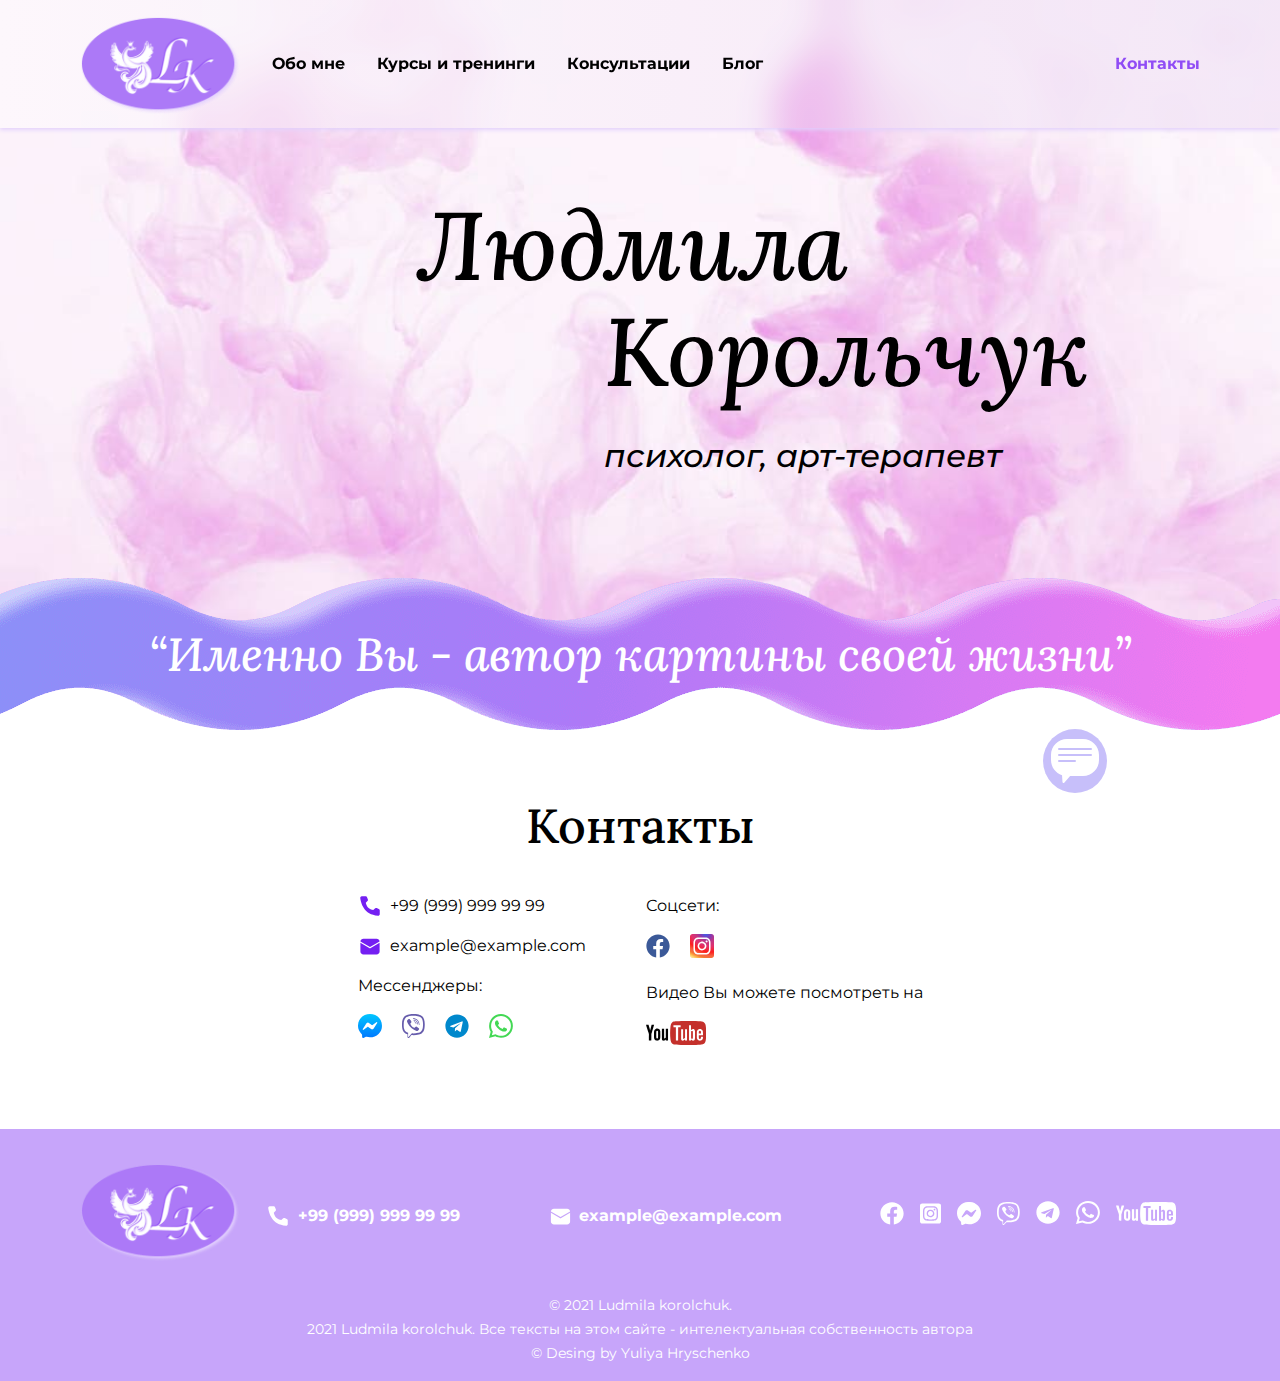
<file: contacts.html>
<!DOCTYPE html>
<html lang="ru">

<head>
    <meta charset="UTF-8">
    <meta http-equiv="X-UA-Compatible" content="IE=edge">
    <meta name="viewport" content="width=device-width, initial-scale=1.0">
    <link rel="preconnect" href="https://fonts.googleapis.com">
    <link rel="preconnect" href="https://fonts.gstatic.com" crossorigin>
    <link
        href="https://fonts.googleapis.com/css2?family=Lora:ital,wght@0,500;1,500&family=Montserrat:ital,wght@0,400;0,500;0,600;0,700;1,400;1,500;1,600;1,700&display=swap"
        rel="stylesheet">
    <link rel="stylesheet" href="css/style.css">
    <script src="https://ajax.googleapis.com/ajax/libs/jquery/3.6.0/jquery.min.js"></script>
    <title>Людмила Корольчук - психолог, арт-терапевт</title>
</head>

<body>
    <div class="wrapper">

        <!-- ================ header ============================== -->

        <header class="header" id="header">
            <div class="container">
                <div class="header__row flex-row">
                    <a href="index.html" class="logo">
                        <img loading="lazy" class="logo-front" src="images/logo/LOGO.png" alt="logo">
                        <img loading="lazy" class="logo-back" src="images/logo/LOGO2.png" alt="logo">
                    </a>
                    <nav class="header__nav flex-row">
                        <a href="about.html">Обо мне</a>
                        <a href="courses_and_trainings.html">Курсы и тренинги</a>
                        <a href="consultation.html">Консультации</a>
                        <a href="blog.html">Блог</a>
                        <a href="contacts.html" style="color: #904CF5;">Контакты</a>
                    </nav>

                    <button class="hamburger_menu"><img loading="lazy" src="images/icons/hamburger_menu.svg" alt=""></button>

                </div>
            </div>
        </header>

        <!-- ================= main =============================== -->

        <main class="main">

            <!-- ============= fixed call ============================ -->
            <a class="fixed-page-icon" href="#"><img loading="lazy" src="images/icons/color-viber-messenger-64x64.svg"
                    alt="viber-messenger"></a>
            <!-- ============= subheader ========================== -->

            <section class="subheader subheader__non-main-page">
                <div class="container">
                    <div class="subheader__content">
                        <h1 class="subheader__title flex-column">
                            <span class="subheader__title_top">Людмила</span>
                            <span class="subheader__title_bottom">
                                <span>Корольчук</span>
                                <span class="subheader__subtitle">психолог, арт-терапевт</span>
                            </span>
                        </h1>

                    </div>
                </div>
            </section>

            <!-- ================= slogan ========================== -->

            <section class="slogan flex-center">
                <div class="container">
                    <h2 class="slogan_title">“Именно Вы - автор картины своей жизни”</h2>
                </div>
            </section>

            <!-- =============== Contacts =====================================-->

            <section class="contacts" id="contacts">
                <div class="container">
                    <h2 class="contacts_title">Контакты</h2>

                    <div class="contacts__row flex-row">

                        <div class="contacts__column flex-column">
                            <a href="tel:+99(999)9999999">
                                <img loading="lazy" src="images/icons/color_phone-filled.svg" alt="phone">+99 (999) 999 99 99</a>
                            <a href="mailto:example@example.com">
                                <img loading="lazy" src="images/icons/color_mail.svg" alt="email">example@example.com</a>



                            <span>Мессенджеры:</span>
                            <ul>
                                <!-- messenger -->
                                <li><a href="#" target="_blank"> <img loading="lazy" src="images/icons/color_messenger.svg"
                                            alt="messenger"> </a></li>
                                <!-- viber -->
                                <li><a href="#" target="_blank"> <img loading="lazy" src="images/icons/color_viber.svg"
                                            alt="viber"></a></li>
                                <!-- telegram -->
                                <li><a href="#" target="_blank"> <img loading="lazy" src="images/icons/color_telegram.svg"
                                            alt="telegram"></a></li>
                                <!-- whatsapp -->
                                <li><a href="#" target="_blank"> <img loading="lazy" src="images/icons/color_whatsapp.svg"
                                            alt="whatsapp"></a></li>
                            </ul>
                        </div>


                        <div class="contacts__column flex-column">
                            <span>Соцсети:</span>

                            <ul>
                                <!-- facebook -->
                                <li><a href="#" target="_blank"><img loading="lazy" src="images/icons/color_facebook.svg"
                                            alt="facebook"></a></li>
                                <!-- instagta -->
                                <li><a href="#" target="_blank"> <img loading="lazy" src="images/icons/color_instagram-square.svg"
                                            alt="instagram"></a></li>
                            </ul>

                            <span>Видео Вы можете посмотреть на</span>
                            <!-- youtube -->
                            <a href="#" target="_blank"><img loading="lazy" src="images/icons/color_youtube.svg" alt="youtube"></a>
                        </div>
                    </div>


                </div>
            </section>
        </main>

        <!-- =================== Footer =======================================-->

        <footer class="footer">
            <div class="container">
                <nav class="footer__container grid">

                    <a href="index.html" class="footer__logo"><img loading="lazy" src="images/logo/LOGO.png" alt="logo"></a>

                    <ul class="flex-row footer__links">
                        <li>
                            <a class="flex-center" href="tel:+99(999)9999999"><img loading="lazy"
                                    src="images/icons/white_phone-filled.svg" alt="phone">+99 (999) 999 99 99</a>
                        </li>

                        <li>
                            <a class="flex-center" href="mailto:example@example.com"><img loading="lazy"
                                    src="images/icons/white_mail.svg" alt="email">example@example.com</a>
                        </li>
                    </ul>

                    <div class="flex-row footer__icons">

                        <ul class="flex-row">
                            <li><a href="#" target="_blank"><img loading="lazy" src="images/icons/white_facebook.svg"
                                        alt="facebook"></a></li>
                            <li><a href="#" target="_blank"><img loading="lazy" src="images/icons/white_instagram-square.svg"
                                        alt="instagram"></a></li>
                            <li><a href="#" target="_blank"><img loading="lazy" src="images/icons/white_messenger.svg"
                                        alt="messenger"></a></li>
                        </ul>
                        <ul class="flex-row">
                            <li><a href="#">
                                    <img loading="lazy" src="images/icons/white_viber.svg" alt="viber"></a></li>

                            <li><a href="#" target="_blank">
                                    <img loading="lazy" src="images/icons/white_telegram.svg" alt="telegram"></a></li>

                            <li><a href="#" target="_blank">
                                    <img loading="lazy" src="images/icons/white_whatsapp.svg" alt="whatsapp"></a></li>

                        </ul>
                        <ul class="flex-row">
                            <li><a href="#" target="_blank">
                                    <img loading="lazy" src="images/icons/white_youtube.svg" alt="youtube"></a></li>
                        </ul>

                    </div>

                </nav>


                <nav class="footer__bottom">
                    <div class="footer__bottom_coop">© 2021 Ludmila korolchuk.</div>
                    <div class="footer__bottom_coop">2021 Ludmila korolchuk. Все тексты на этом сайте - интелектуальная
                        собственность автора</div>
                    <div class="footer__bottom_coop">© Desing by Yuliya Hryschenko</div>
                </nav>



            </div>
        </footer>

    </div>


    <!-- =============== javascript ========================================= -->

    <script src="js/swiper-bundle.min.js"></script>
    <script src="js/lightbox.js"></script>
    <script src="js/phone-mask.js"></script>
    <script src="js/script.js"></script>
</body>

</html>
</file>
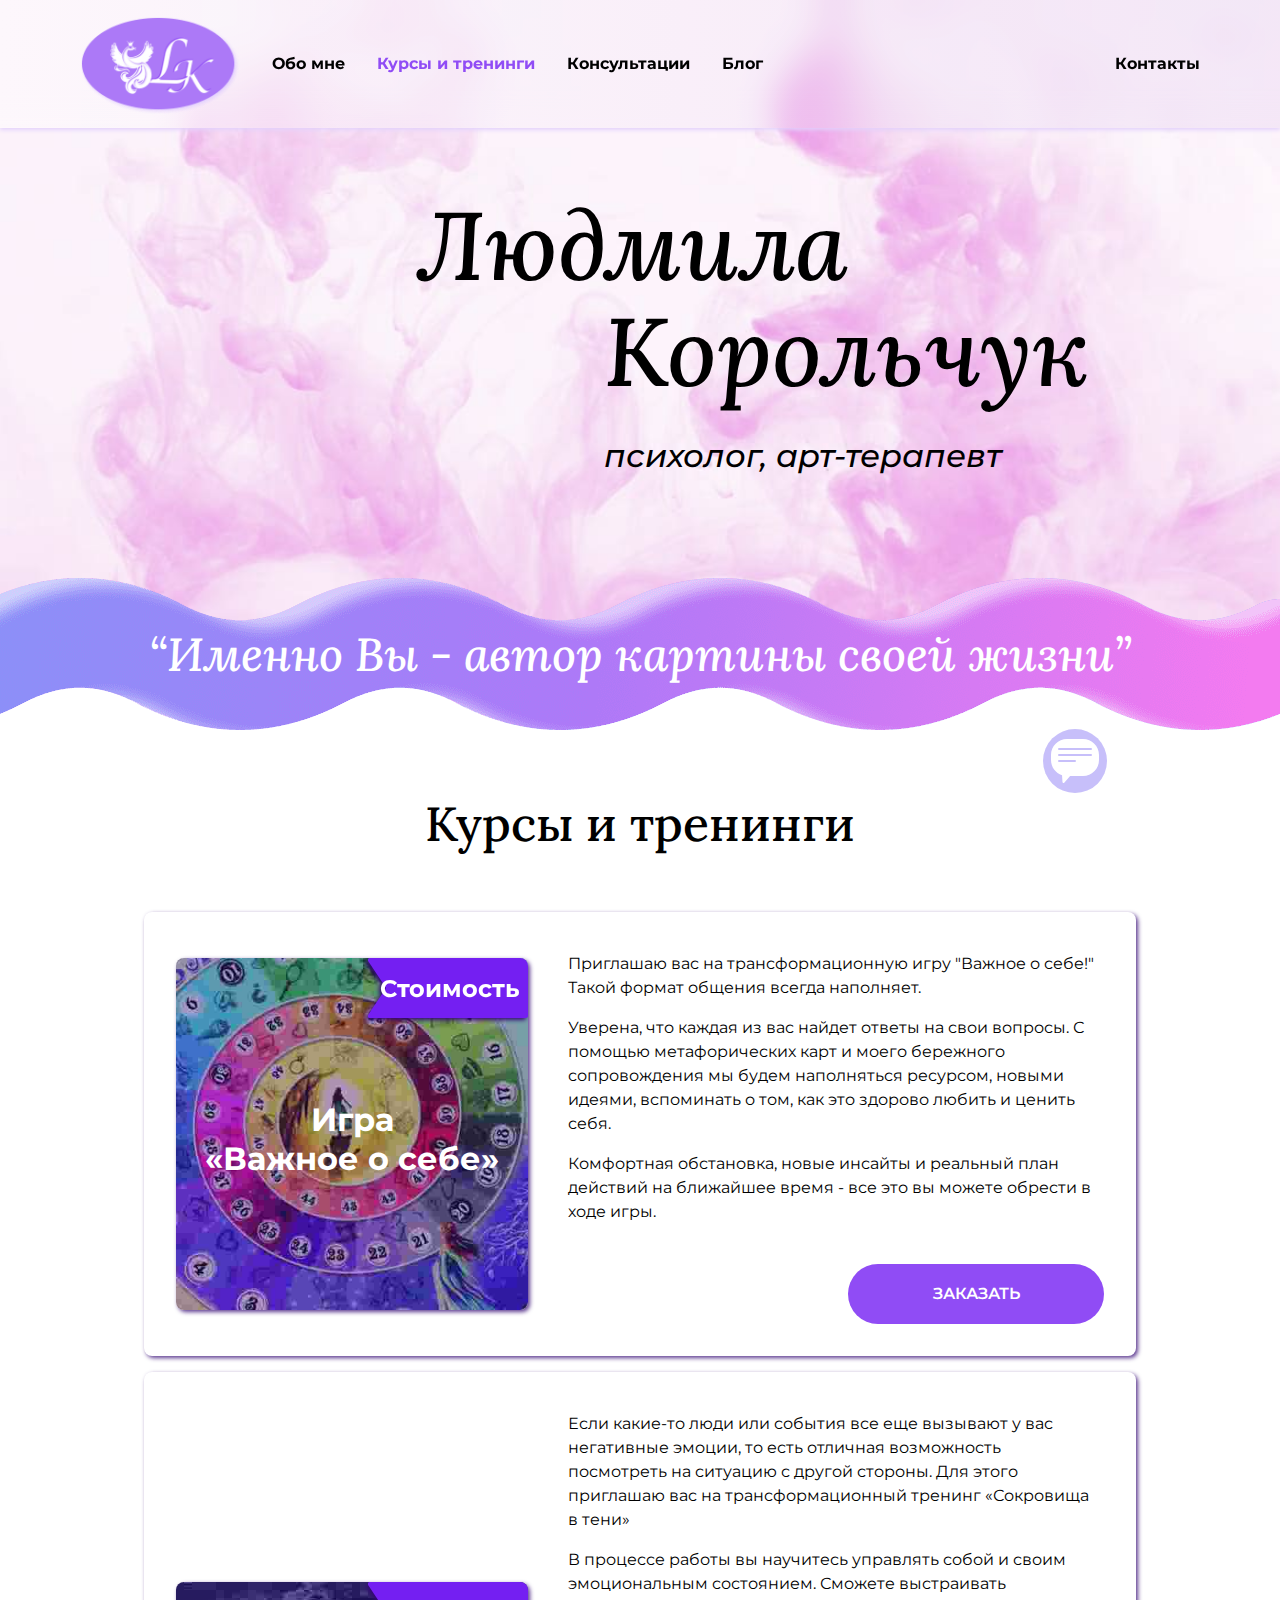
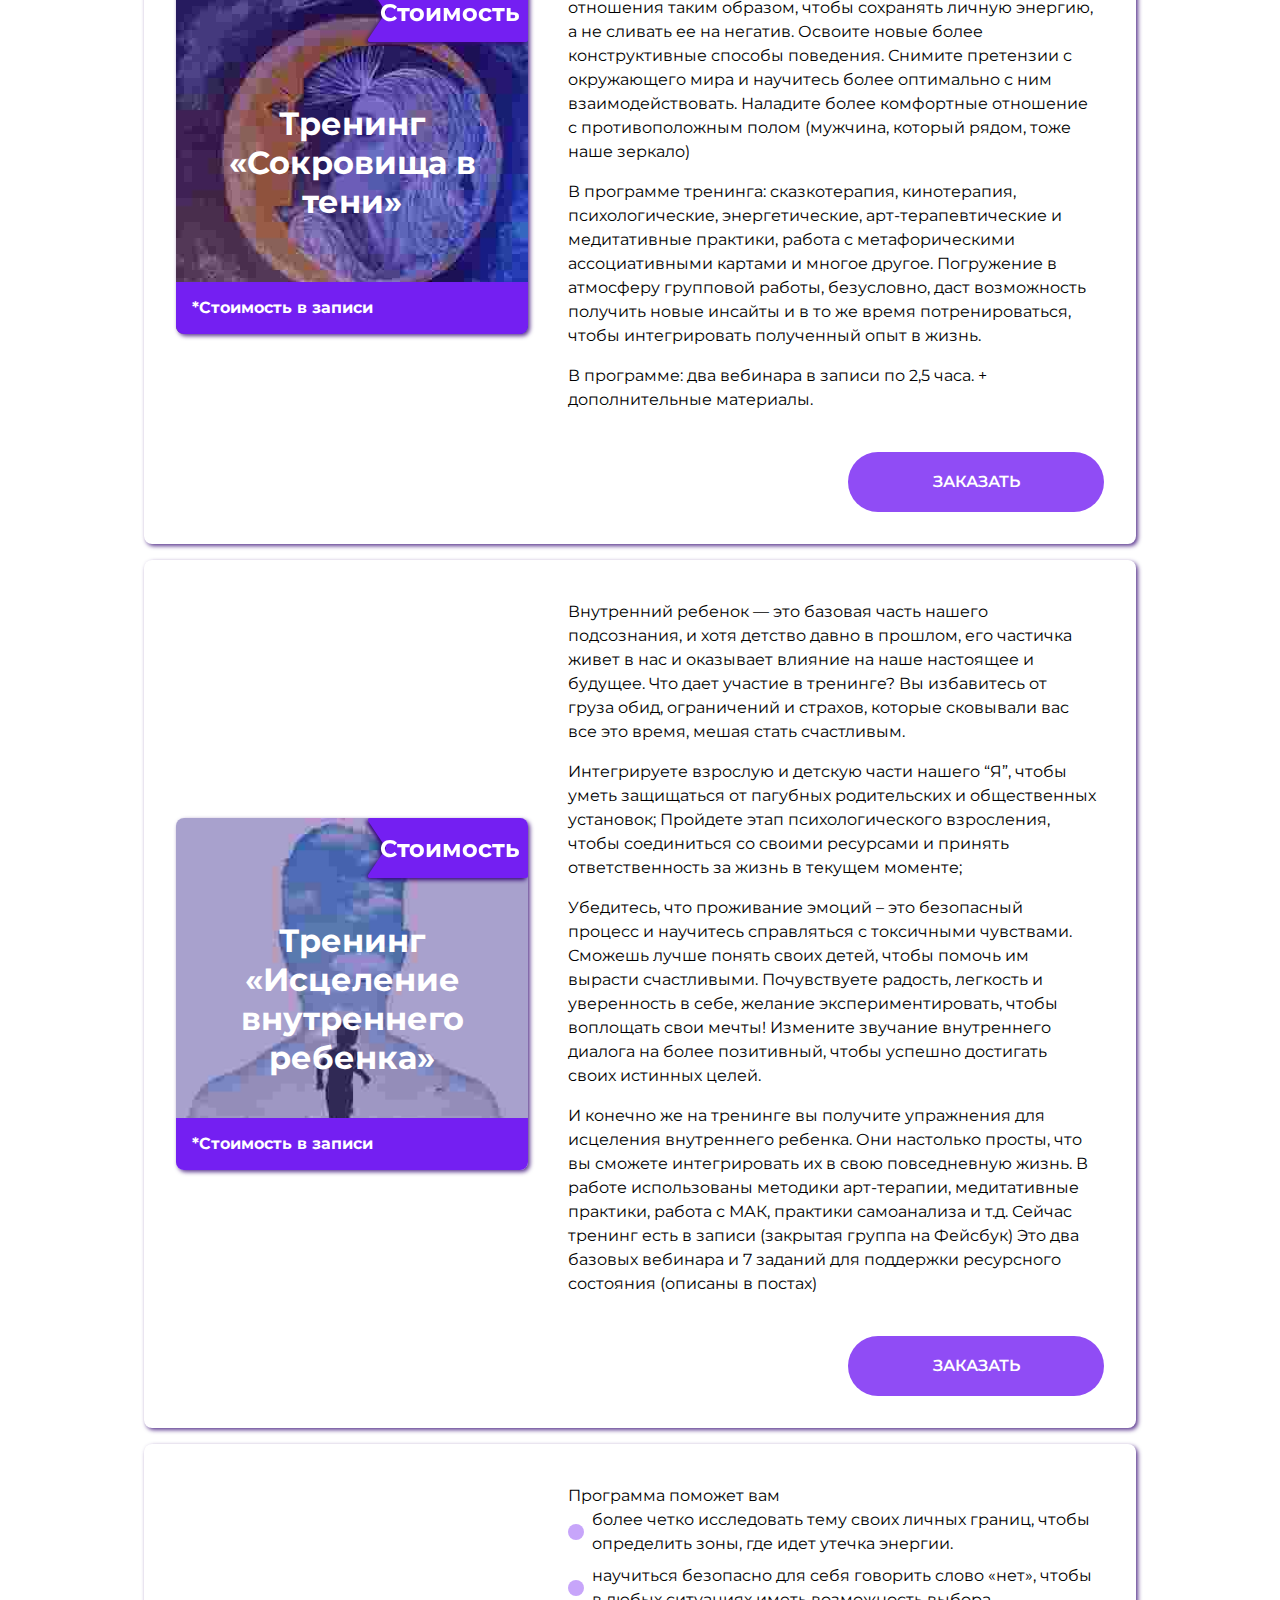
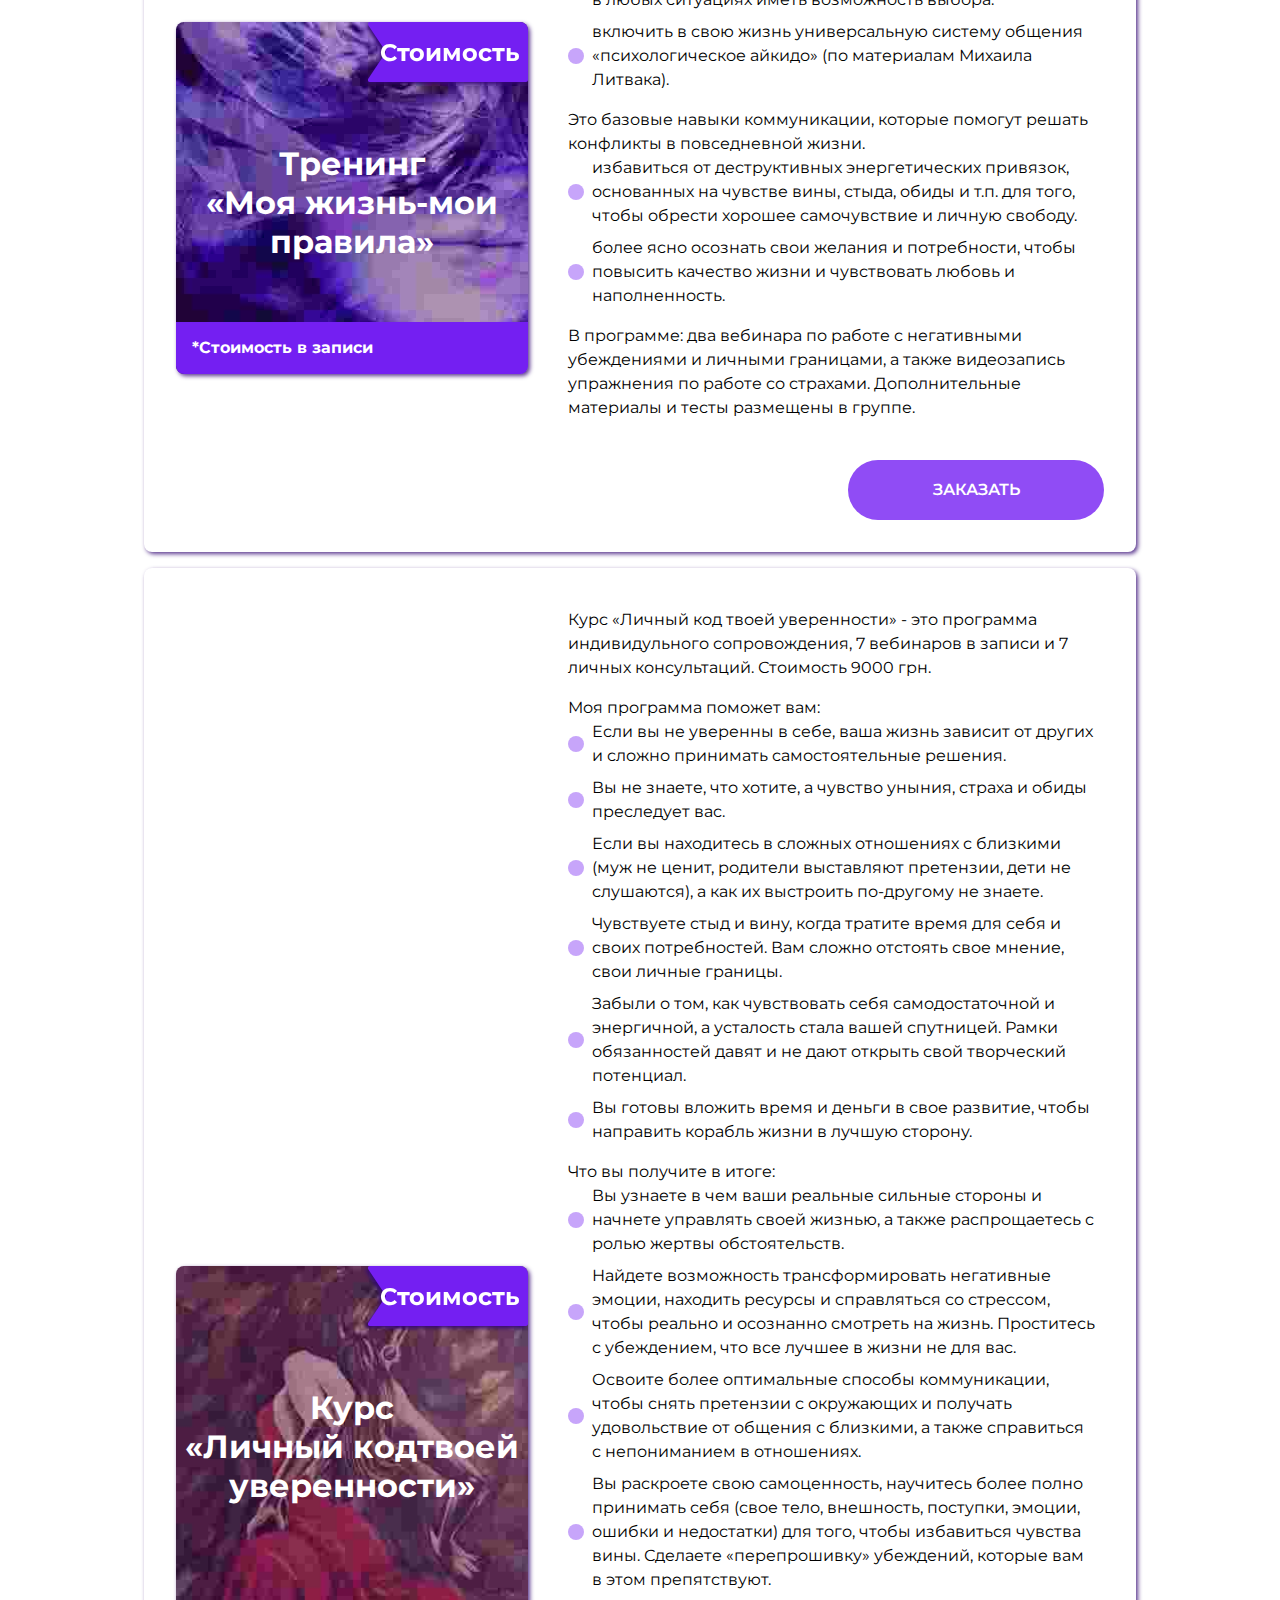
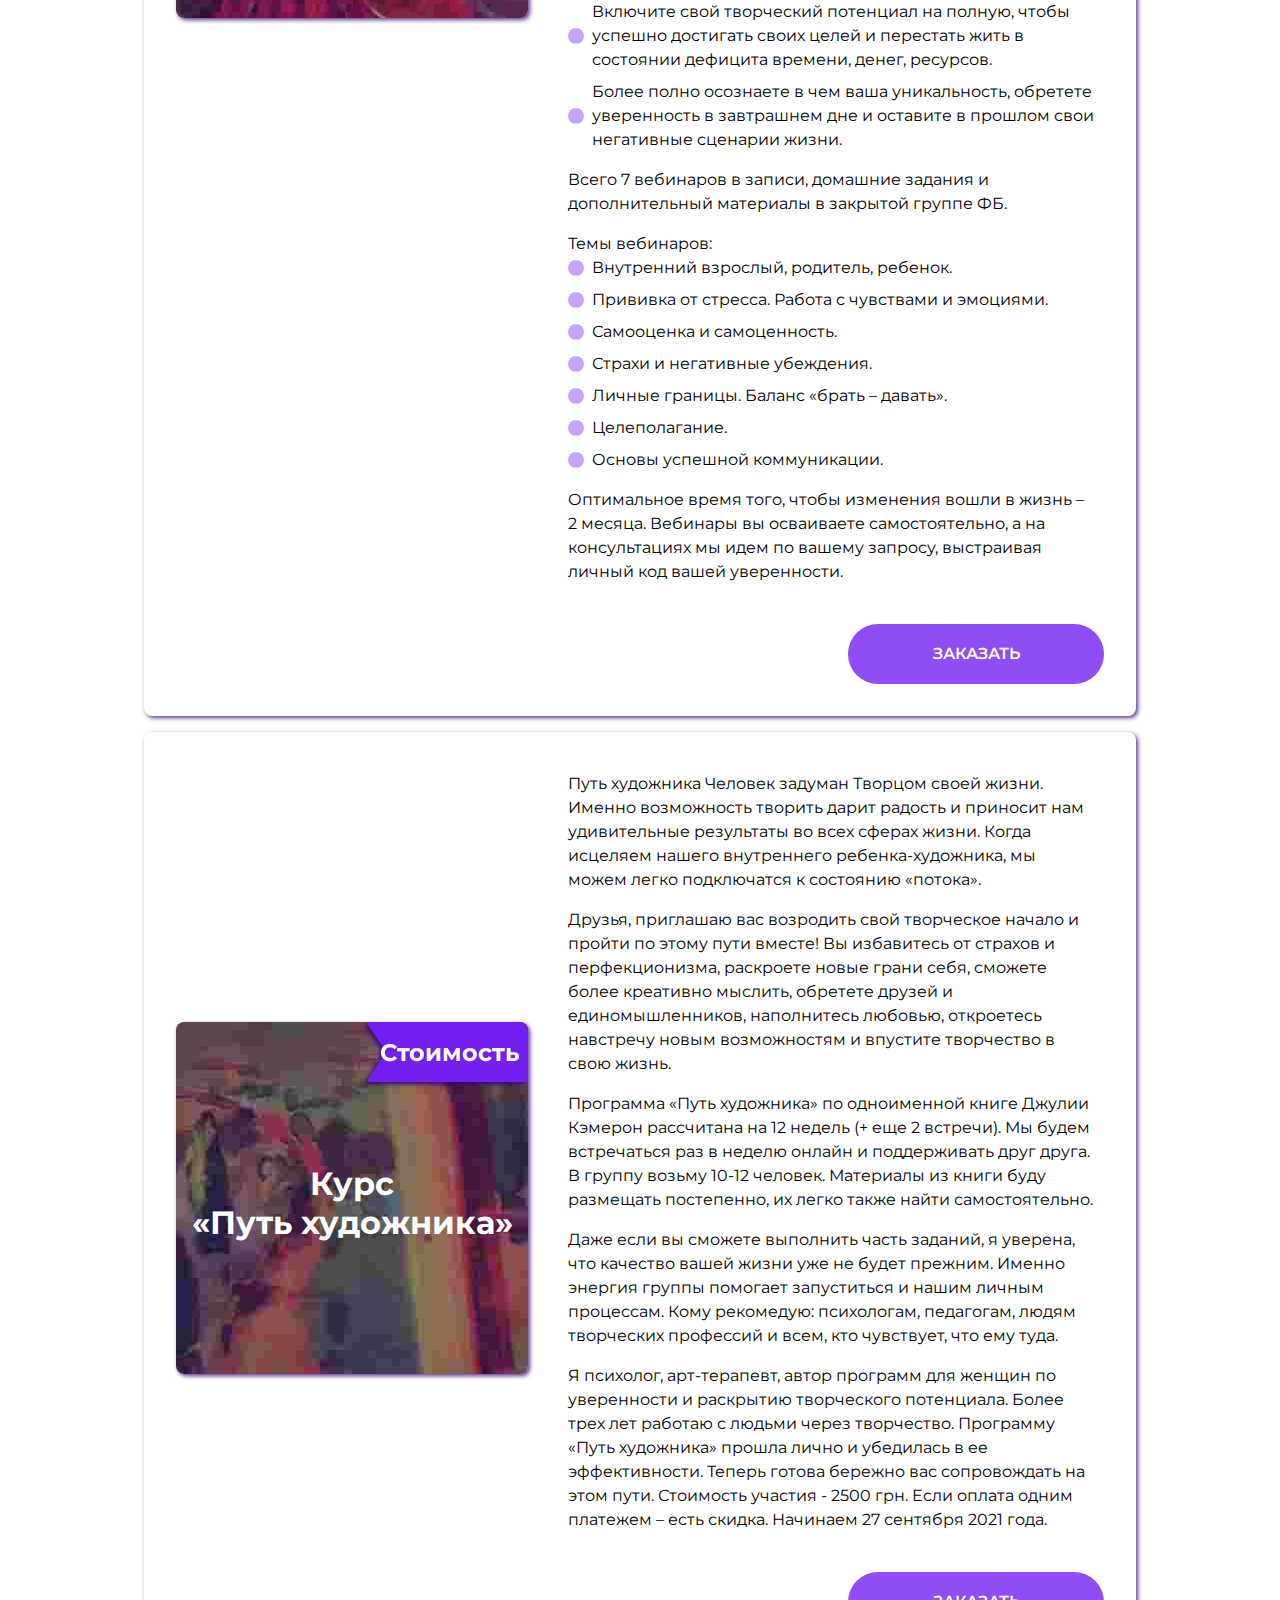
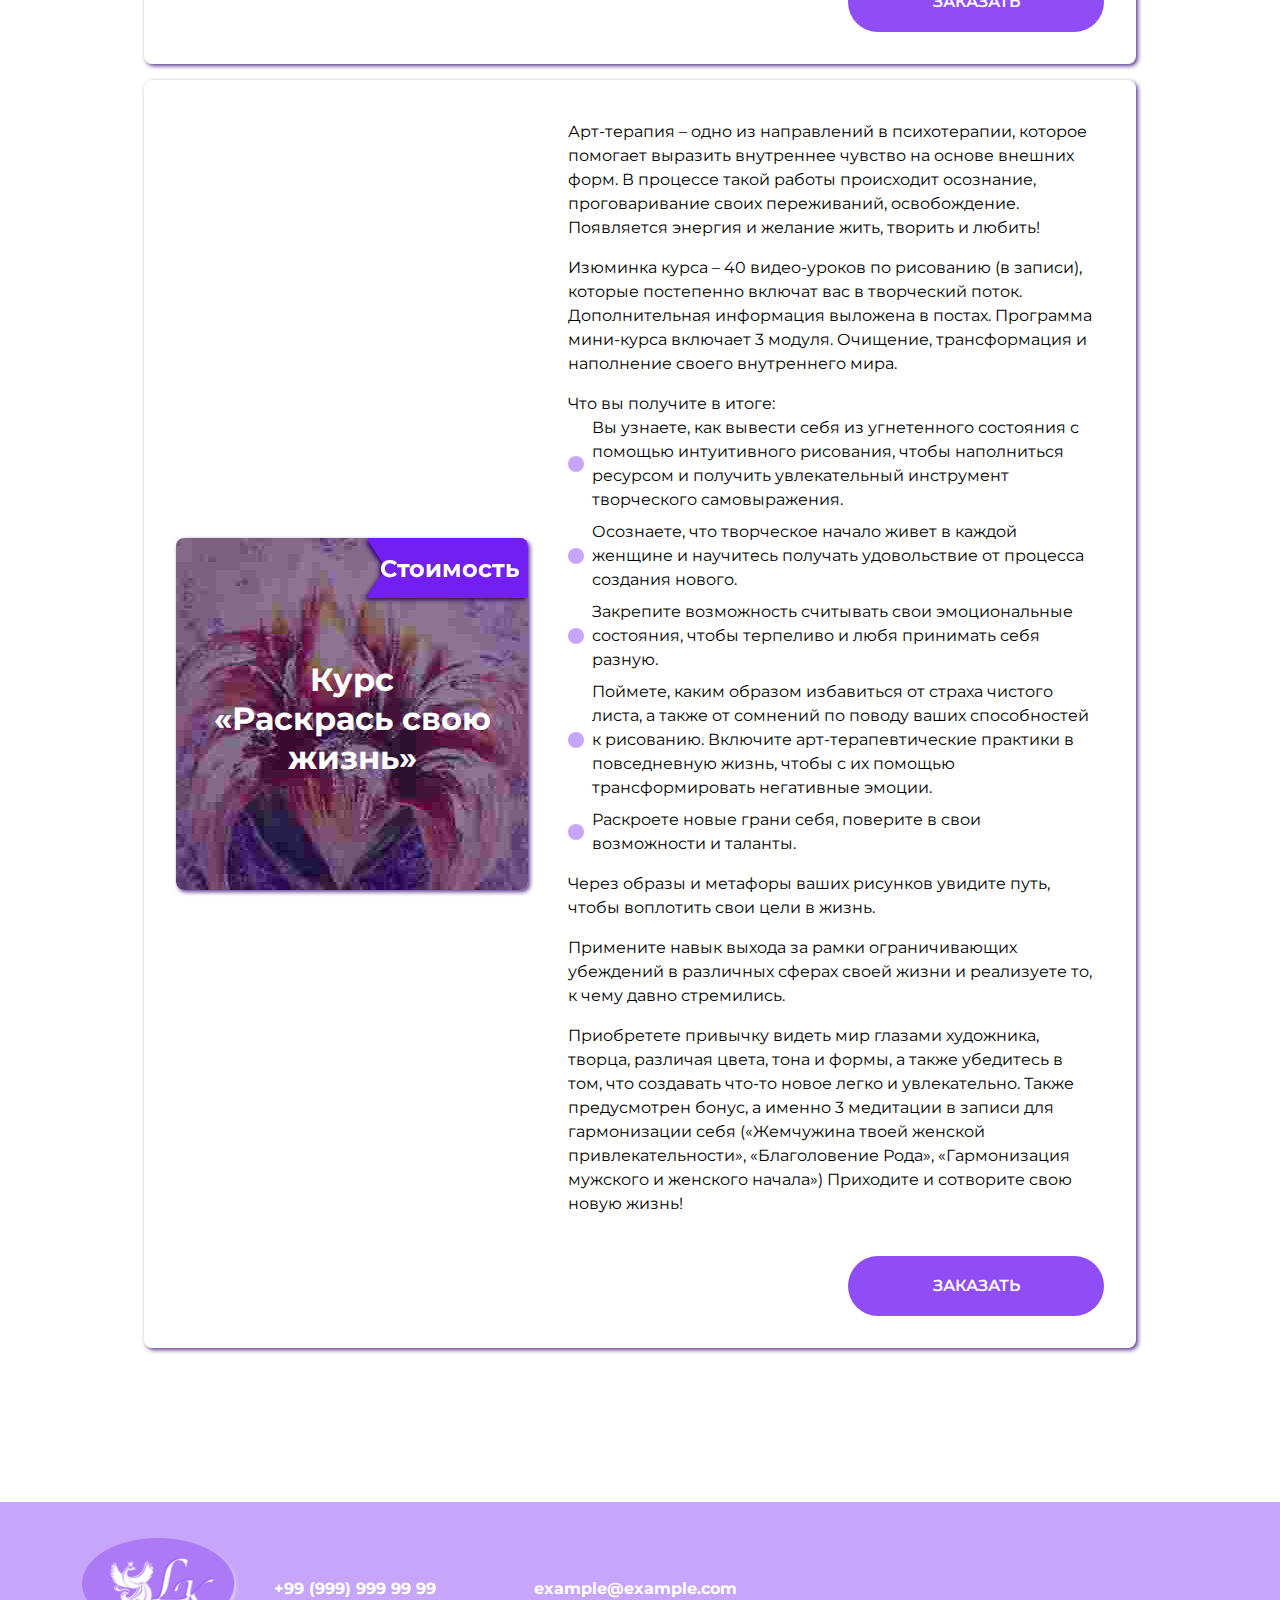
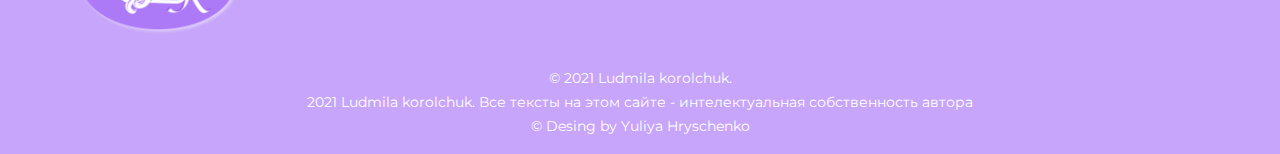
<file: courses_and_trainings.html>
<!DOCTYPE html>
<html lang="ru">

<head>
    <meta charset="UTF-8">
    <meta http-equiv="X-UA-Compatible" content="IE=edge">
    <meta name="viewport" content="width=device-width, initial-scale=1.0">
    <link rel="preconnect" href="https://fonts.googleapis.com">
    <link rel="preconnect" href="https://fonts.gstatic.com" crossorigin>
    <link
        href="https://fonts.googleapis.com/css2?family=Lora:ital,wght@0,500;1,500&family=Montserrat:ital,wght@0,400;0,500;0,600;0,700;1,400;1,500;1,600;1,700&display=swap"
        rel="stylesheet">
 
    <link rel="stylesheet" href="css/style.css">
    <link rel="stylesheet" href="css/courses_and_trainings.css">
    <script src="https://ajax.googleapis.com/ajax/libs/jquery/3.6.0/jquery.min.js"></script>
    <title>Людмила Корольчук - психолог, арт-терапевт</title>
</head>

<body>
    <div class="wrapper">

        <!-- ================ header ============================== -->

        <header class="header" id="header">
            <div class="container">
                <div class="header__row flex-row">
                    <a href="index.html" class="logo">
                        <img loading="lazy" class="logo-front" src="images/logo/LOGO.png" alt="logo">
                        <img loading="lazy" class="logo-back" src="images/logo/LOGO2.png" alt="logo">
                    </a>
                    <nav class="header__nav flex-row">
                        <a href="about.html">Обо мне</a>
                        <a href="courses_and_trainings.html" style="color: #904CF5;">Курсы и тренинги</a>
                        <a href="consultation.html">Консультации</a>
                        <a href="blog.html">Блог</a>
                        <a href="contacts.html">Контакты</a>
                    </nav>

                    <button class="hamburger_menu"><img loading="lazy" src="images/icons/hamburger_menu.svg" alt=""></button>

                </div>
            </div>
        </header>

        <!-- ================= main =============================== -->

        <main class="main">

            <!-- ============= fixed call ============================ -->
            <a class="fixed-page-icon" href="#"><img loading="lazy" src="images/icons/color-viber-messenger-64x64.svg"
                    alt="viber-messenger"></a>
            <!-- ============= subheader ========================== -->

            <section class="subheader subheader__non-main-page">
                <div class="container">
                    <div class="subheader__content">
                        <h1 class="subheader__title flex-column">
                            <span class="subheader__title_top">Людмила</span>
                            <span class="subheader__title_bottom">
                                <span>Корольчук</span>
                                <span class="subheader__subtitle">психолог, арт-терапевт</span>
                            </span>
                        </h1>

                    </div>
                </div>
            </section>

            <!-- ================= slogan ========================== -->

            <section class="slogan flex-center">
                <div class="container">
                    <h2 class="slogan_title">“Именно Вы - автор картины своей жизни”</h2>
                </div>
            </section>



            <!-- ================= courses and trainings ============================-->

            <section class="courses-trainings" id="courses-trainings">
                <div class="container">
                    <h2 class="courses-trainings__title">Курсы и тренинги</h2>

                    <!-- new card -->

                    <!-- important-about-yourself -->
                    <div class="courses-trainings-card grid" id="important-about-yourself">

                        <div class="card__image important-about-yourself flex-column">
                            <!-- card price -->
                            <div class="card__price">
                                Стоимость
                            </div>
                            <!-- card name -->
                            <p class="flex-column">
                                <span>Игра</span>
                                <span class="guillemet">Важное о себе</span>
                            </p>
                            <!-- card bottom -->
                            <div class="image_footer no-background"></div>

                        </div>

                        <div class="card__text">
                            <p>Приглашаю вас на трансформационную игру "Важное о себе!"
                                Такой формат общения всегда наполняет. </p>
                            <p>Уверена, что каждая из вас найдет ответы на свои вопросы. С помощью метафорических карт и
                                моего бережного сопровождения мы будем наполняться ресурсом, новыми идеями, вспоминать о
                                том, как это здорово любить и ценить себя.
                            </p>
                            <p>Комфортная обстановка, новые инсайты и реальный план действий на ближайшее время - все
                                это вы можете обрести в ходе игры.
                            </p>
                        </div>

                        <div class="card__button flex-row flex-center">
                            <button class="button_style flex-center">
                                <span class="flex-center inner-button">
                                    ЗАКАЗАТЬ
                                </span>
                            </button>
                        </div>
                    </div>


                    <!-- treasures-in-the-shadows  -->
                    <div class="courses-trainings-card grid" id="treasures-in-the-shadows">

                        <div class="card__image treasures-in-the-shadows flex-column">
                            <!-- card price -->
                            <div class="card__price">
                                Стоимость
                            </div>
                            <!-- card name -->
                            <p class="flex-column">
                                <span>Тренинг</span>
                                <span class="guillemet">Сокровища в тени</span>
                            </p>
                            <!-- card bottom -->
                            <div class="image_footer">
                                *Стоимость в записи
                            </div>

                        </div>

                        <div class="card__text">
                            <p>Если какие-то люди или события все еще вызывают у вас негативные эмоции, то есть отличная
                                возможность посмотреть на ситуацию с другой стороны.
                                Для этого приглашаю вас на трансформационный тренинг «Сокровища в тени»
                            </p>
                            <p>В процессе работы вы научитесь управлять собой и своим эмоциональным состоянием.
                                Сможете выстраивать отношения таким образом, чтобы сохранять личную энергию, а не
                                сливать ее на негатив.
                                Освоите новые более конструктивные способы поведения.
                                Снимите претензии с окружающего мира и научитесь более оптимально с ним
                                взаимодействовать.
                                Наладите более комфортные отношение с противоположным полом (мужчина, который рядом,
                                тоже наше зеркало)
                            </p>
                            <p>
                                В программе тренинга: сказкотерапия, кинотерапия, психологические, энергетические,
                                арт-терапевтические и медитативные практики, работа с метафорическими ассоциативными
                                картами и многое другое. Погружение в атмосферу групповой работы, безусловно, даст
                                возможность получить новые инсайты и в то же время потренироваться, чтобы интегрировать
                                полученный опыт в жизнь.

                            </p>
                            <p>
                                В программе: два вебинара в записи по 2,5 часа. + дополнительные материалы.
                            </p>
                        </div>

                        <div class="card__button flex-row flex-center">
                            <button class="button_style flex-center">
                                <span class="flex-center inner-button">
                                    ЗАКАЗАТЬ
                                </span>
                            </button>
                        </div>
                    </div>


                    <!-- healing-the-inner-child -->
                    <div class="courses-trainings-card grid" id="healing-the-inner-child">

                        <div class="card__image healing-the-inner-child flex-column">
                            <!-- card price -->
                            <div class="card__price">
                                Стоимость
                            </div>
                            <!-- card name -->
                            <p class="flex-column">
                                <span>Тренинг</span>
                                <span class="guillemet">Исцеление внутреннего ребенка</span>
                            </p>
                            <!-- card bottom -->
                            <div class="image_footer">
                                *Стоимость в записи</div>

                        </div>

                        <div class="card__text">
                            <p>Внутренний ребенок — это базовая часть нашего подсознания, и хотя детство давно в
                                прошлом, его частичка живет в нас и оказывает влияние на наше настоящее и будущее.
                                Что дает участие в тренинге?
                                Вы избавитесь от груза обид, ограничений и страхов, которые сковывали вас все это время,
                                мешая стать счастливым.
                            </p>
                            <p>Интегрируете взрослую и детскую части нашего “Я”, чтобы уметь защищаться от пагубных
                                родительских и общественных установок;
                                Пройдете этап психологического взросления, чтобы соединиться со своими ресурсами и
                                принять ответственность за жизнь в текущем моменте;
                            </p>
                            <p>Убедитесь, что проживание эмоций – это безопасный процесс и научитесь справляться с
                                токсичными чувствами.
                                Сможешь лучше понять своих детей, чтобы помочь им вырасти счастливыми.
                                Почувствуете радость, легкость и уверенность в себе, желание экспериментировать, чтобы
                                воплощать свои мечты!
                                Измените звучание внутреннего диалога на более позитивный, чтобы успешно достигать своих
                                истинных целей.
                            </p>
                            <p>
                                И конечно же на тренинге вы получите упражнения для исцеления внутреннего ребенка. Они
                                настолько просты, что вы сможете интегрировать их в свою повседневную жизнь. В работе
                                использованы методики арт-терапии, медитативные практики, работа с МАК, практики
                                самоанализа и т.д.
                                Сейчас тренинг есть в записи (закрытая группа на Фейсбук) Это два базовых вебинара и 7
                                заданий для поддержки ресурсного состояния (описаны в постах)

                            </p>
                        </div>

                        <div class="card__button flex-row flex-center">
                            <button class="button_style flex-center">
                                <span class="flex-center inner-button">
                                    ЗАКАЗАТЬ
                                </span>
                            </button>
                        </div>
                    </div>


                    <!-- my-life-my-rules -->
                    <div class="courses-trainings-card grid" id="my-life-my-rules">

                        <div class="card__image my-life-my-rules flex-column">
                            <!-- card price -->
                            <div class="card__price">
                                Стоимость
                            </div>
                            <!-- card name -->
                            <p class="flex-column">
                                <span>Тренинг</span>
                                <span class="guillemet">Моя жизнь-мои правила</span>
                            </p>
                            <!-- card bottom -->
                            <div class="image_footer">
                                *Стоимость в записи
                            </div>

                        </div>

                        <div class="card__text">
                            <div class="about__content">
                                <ul> <span>
                                        Программа поможет вам
                                    </span>
                                    <li>более четко исследовать тему своих личных границ, чтобы определить зоны, где
                                        идет
                                        утечка энергии.
                                    </li>
                                    <li>научиться безопасно для себя говорить слово «нет», чтобы в любых ситуациях
                                        иметь
                                        возможность выбора.
                                    </li>
                                    <li>включить в свою жизнь универсальную систему общения «психологическое айкидо»
                                        (по
                                        материалам Михаила Литвака). </li>
                                </ul>

                                <ul>
                                    <span>
                                        Это базовые навыки коммуникации, которые помогут решать конфликты в повседневной
                                        жизни.
                                    </span>
                                    <li>избавиться от деструктивных энергетических привязок, основанных на чувстве вины,
                                        стыда, обиды и т.п. для того, чтобы обрести хорошее самочувствие и личную
                                        свободу.
                                    </li>
                                    <li>более ясно осознать свои желания и потребности, чтобы повысить качество жизни и
                                        чувствовать любовь и наполненность.
                                    </li>
                                </ul>
                            </div>
                            <p>
                                В программе: два вебинара по работе с негативными убеждениями и личными границами, а
                                также видеозапись упражнения по работе со страхами. Дополнительные материалы и тесты
                                размещены в группе.
                            </p>
                        </div>

                        <div class="card__button flex-row flex-center">
                            <button class="button_style flex-center">
                                <span class="flex-center inner-button">
                                    ЗАКАЗАТЬ
                                </span>
                            </button>
                        </div>
                    </div>


                    <!-- personal-code-of-your-confidence -->
                    <div class="courses-trainings-card grid" id="personal-code-of-your-confidence">

                        <div class="card__image personal-code-of-your-confidence flex-column">
                            <!-- card price -->
                            <div class="card__price">
                                Стоимость
                            </div>
                            <!-- card name -->
                            <p class="flex-column">
                                <span>Курс</span>
                                <span class="guillemet">Личный кодтвоей уверенности</span>
                            </p>
                            <!-- card bottom -->
                            <div class="image_footer no-background"></div>

                        </div>

                        <div class="card__text">
                            <p>Курс «Личный код твоей уверенности» - это программа индивидульного сопровождения, 7
                                вебинаров в записи и 7 личных консультаций. Стоимость 9000 грн.</p>
                            <div class="about__content">
                                <ul>
                                    <span>Моя программа поможет вам:</span>
                                    <li>Если вы не уверенны в себе, ваша жизнь зависит от других и сложно принимать
                                        самостоятельные решения.
                                    </li>
                                    <li>Вы не знаете, что хотите, а чувство уныния, страха и обиды преследует вас.
                                    </li>
                                    <li>Если вы находитесь в сложных отношениях с близкими (муж не ценит, родители
                                        выставляют претензии, дети не слушаются), а как их выстроить по-другому не
                                        знаете.
                                    </li>
                                    <li>Чувствуете стыд и вину, когда тратите время для себя и своих потребностей. Вам
                                        сложно отстоять свое мнение, свои личные границы.</li>
                                    <li>Забыли о том, как чувствовать себя самодостаточной и энергичной, а усталость
                                        стала
                                        вашей спутницей. Рамки обязанностей давят и не дают открыть свой творческий
                                        потенциал.
                                    </li>
                                    <li>Вы готовы вложить время и деньги в свое развитие, чтобы направить корабль жизни
                                        в
                                        лучшую сторону.
                                    </li>
                                </ul>
                                <ul>
                                    <span>
                                        Что вы получите в итоге:
                                    </span>
                                    <li>Вы узнаете в чем ваши реальные сильные стороны и начнете управлять своей жизнью,
                                        а
                                        также распрощаетесь с ролью жертвы обстоятельств.</li>
                                    <li>Найдете возможность трансформировать негативные эмоции, находить ресурсы и
                                        справляться со стрессом, чтобы реально и осознанно смотреть на жизнь. Проститесь
                                        с
                                        убеждением, что все лучшее в жизни не для вас.</li>
                                    <li>Освоите более оптимальные способы коммуникации, чтобы снять претензии с
                                        окружающих и
                                        получать удовольствие от общения с близкими, а также справиться с непониманием в
                                        отношениях.</li>
                                    <li>Вы раскроете свою самоценность, научитесь более полно принимать себя (свое тело,
                                        внешность, поступки, эмоции, ошибки и недостатки) для того, чтобы избавиться
                                        чувства
                                        вины. Сделаете «перепрошивку» убеждений, которые вам в этом препятствуют.</li>
                                    <li>Включите свой творческий потенциал на полную, чтобы успешно достигать своих
                                        целей и
                                        перестать жить в состоянии дефицита времени, денег, ресурсов.</li>
                                    <li>Более полно осознаете в чем ваша уникальность, обретете уверенность в завтрашнем
                                        дне
                                        и оставите в прошлом свои негативные сценарии жизни.</li>
                                </ul>
                                <p>
                                    Всего 7 вебинаров в записи, домашние задания и дополнительный материалы в закрытой
                                    группе ФБ.
                                </p>
                                <ul>
                                    <span>Темы вебинаров:</span>
                                    <li>Внутренний взрослый, родитель, ребенок.
                                    </li>
                                    <li>Прививка от стресса. Работа с чувствами и эмоциями.
                                    </li>
                                    <li>Самооценка и самоценность.
                                    </li>
                                    <li>Страхи и негативные убеждения.
                                    </li>
                                    <li>Личные границы. Баланс «брать – давать».
                                    </li>
                                    <li>Целеполагание.
                                    </li>
                                    <li>Основы успешной коммуникации.
                                    </li>
                                </ul>
                            </div>
                            <p>
                                Оптимальное время того, чтобы изменения вошли в жизнь – 2 месяца. Вебинары вы осваиваете
                                самостоятельно, а на консультациях мы идем по вашему запросу, выстраивая личный код
                                вашей уверенности.

                            </p>
                        </div>

                        <div class="card__button flex-row flex-center">
                            <button class="button_style flex-center">
                                <span class="flex-center inner-button">
                                    ЗАКАЗАТЬ
                                </span>
                            </button>
                        </div>
                    </div>


                    <!-- the-artist-way -->
                    <div class="courses-trainings-card grid" id="the-artist-way">

                        <div class="card__image the-artist-way flex-column">
                            <!-- card price -->
                            <div class="card__price">
                                Стоимость
                            </div>
                            <!-- card name -->
                            <p class="flex-column">
                                <span>Курс</span>
                                <span class="guillemet">Путь художника</span>
                            </p>
                            <!-- card bottom -->
                            <div class="image_footer no-background"></div>

                        </div>

                        <div class="card__text">
                            <p>Путь художника
                                Человек задуман Творцом своей жизни. Именно возможность творить дарит радость и приносит
                                нам удивительные результаты во всех сферах жизни. Когда исцеляем нашего внутреннего
                                ребенка-художника, мы можем легко подключатся к состоянию «потока». </p>
                            <p>Друзья, приглашаю вас возродить свой творческое начало и пройти по этому пути вместе!
                                Вы избавитесь от страхов и перфекционизма, раскроете новые грани себя, сможете более
                                креативно мыслить, обретете друзей и единомышленников, наполнитесь любовью, откроетесь
                                навстречу новым возможностям и впустите творчество в свою жизнь.
                            </p>
                            <p>Программа «Путь художника» по одноименной книге Джулии Кэмерон рассчитана на 12 недель (+
                                еще 2 встречи). Мы будем встречаться раз в неделю онлайн и поддерживать друг друга. В
                                группу возьму 10-12 человек. Материалы из книги буду размещать постепенно, их легко
                                также найти самостоятельно.
                            </p>
                            <p>
                                Даже если вы сможете выполнить часть заданий, я уверена, что качество вашей жизни уже не
                                будет прежним. Именно энергия группы помогает запуститься и нашим личным процессам.
                                Кому рекомедую: психологам, педагогам, людям творческих профессий и всем, кто чувствует,
                                что ему туда.
                            </p>
                            <p>
                                Я психолог, арт-терапевт, автор программ для женщин по уверенности и раскрытию
                                творческого потенциала. Более трех лет работаю с людьми через творчество. Программу
                                «Путь художника» прошла лично и убедилась в ее эффективности. Теперь готова бережно вас
                                сопровождать на этом пути.
                                Стоимость участия - 2500 грн. Если оплата одним платежем – есть скидка. Начинаем 27
                                сентября 2021 года.

                            </p>
                        </div>

                        <div class="card__button flex-row flex-center">
                            <button class="button_style flex-center">
                                <span class="flex-center inner-button">
                                    ЗАКАЗАТЬ
                                </span>
                            </button>
                        </div>
                    </div>


                    <!-- palette-of-my-soul -->
                    <div class="courses-trainings-card grid" id="palette-of-my-soul">

                        <div class="card__image palette-of-my-soul flex-column">
                            <!-- card price -->
                            <div class="card__price">
                                Стоимость
                            </div>
                            <!-- card name -->
                            <p class="flex-column">
                                <span>Курс</span>
                                <span class="guillemet">Раскрась свою жизнь</span>
                            </p>
                            <!-- card bottom -->
                            <div class="image_footer no-background"></div>

                        </div>

                        <div class="card__text">
                            <p>Арт-терапия – одно из направлений в психотерапии, которое помогает выразить внутреннее
                                чувство на основе внешних форм. В процессе такой работы происходит осознание,
                                проговаривание своих переживаний, освобождение. Появляется энергия и желание жить,
                                творить и любить!
                            </p>
                            <p>Изюминка курса – 40 видео-уроков по рисованию (в записи), которые постепенно включат вас
                                в творческий поток. Дополнительная информация выложена в постах.

                                Программа мини-курса включает 3 модуля. Очищение, трансформация и наполнение своего
                                внутреннего мира.
                            </p>
                            <div class="about__content">
                                <ul>
                                    <span>Что вы получите в итоге:</span>
                                    <li>Вы узнаете, как вывести себя из угнетенного состояния с помощью интуитивного
                                        рисования, чтобы наполниться ресурсом и получить увлекательный инструмент
                                        творческого самовыражения.
                                    </li>
                                    <li>Осознаете, что творческое начало живет в каждой женщине и научитесь получать
                                        удовольствие от процесса создания нового.
                                    </li>
                                    <li>Закрепите возможность считывать свои эмоциональные состояния, чтобы терпеливо и
                                        любя
                                        принимать себя разную.
                                    </li>
                                    <li>Поймете, каким образом избавиться от страха чистого листа, а также от сомнений
                                        по
                                        поводу ваших способностей к рисованию. Включите арт-терапевтические практики в
                                        повседневную жизнь, чтобы с их помощью трансформировать негативные эмоции.
                                    </li>
                                    <li>Раскроете новые грани себя, поверите в свои возможности и таланты.
                                    </li>
                                </ul>
                            </div>
                            <p>Через образы и метафоры ваших рисунков увидите путь, чтобы воплотить свои цели в жизнь.

                            </p>
                            <p>
                                Примените навык выхода за рамки ограничивающих убеждений в различных сферах своей жизни
                                и реализуете то, к чему давно стремились.
                            </p>
                            <p>
                                Приобретете привычку видеть мир глазами художника, творца, различая цвета, тона и формы,
                                а также убедитесь в том, что создавать что-то новое легко и увлекательно.
                                Также предусмотрен бонус, а именно 3 медитации в записи для гармонизации себя
                                («Жемчужина твоей женской привлекательности», «Благоловение Рода», «Гармонизация
                                мужского и женского начала»)
                                Приходите и сотворите свою новую жизнь!

                            </p>
                        </div>

                        <div class="card__button flex-row flex-center">
                            <button class="button_style flex-center">
                                <span class="flex-center inner-button">
                                    ЗАКАЗАТЬ
                                </span>
                            </button>
                        </div>
                    </div>

                </div>

            </section>

            <!-- ================= form on click start ============================-->


            <section class="form" id="form">
                <div class="cross"></div>

                <h3 class="form__title">ЗАПИСАТЬСЯ НА КУРС</h3>
                <form class="form-container gform" action="#" method="POST">

                    <div class="flex-row">
                        <div>
                            <label for="lastname">Фамилия</label>
                            <input class="form_input" type="text" name="lastname" id="lastname" placeholder="Фамилия"
                                required>
                        </div>
                        <div>

                            <label for="firstname">Имя</label>
                            <input class="form_input" type="text" name="first-name" id="firstname" placeholder="Имя"
                                required>
                        </div>
                        <div>

                            <label for="email">E-mail</label>
                            <input class="form_input" type="email" name="E-mail" id="email" placeholder="E-mail"
                                required>
                        </div>
                        <div>

                            <label for="phone-input">Телефон</label>
                            <input id="phone-input" class="form_input" type="tel" name="phone"
                                placeholder="+38(___) ___-__-__"
                                pattern="[\+]\d{2}\s[\(]\[69]{3}[\)]\s\d{3}[\-]\d{2}[\-]\d{2}" minlength="29" required>
                        </div>
                        <div class="form-consulting-select">
                            <label for="nice-select">Выбрать курс (тренинг)</label>
                            <select id="nice-select" class="form_input" name="consulting-type"
                                placeholder="Выбрать курс (тренинг)" required>
                                <option value=""> </option>
                                <option value="important about yourself">Игра ”Важное о себе”</option>
                                <option value="treasures in the shadows">Тренинг ”Сокровища в тени”</option>
                                <option value="healing the inner child">Тренинг ”Исцеление внутреннего ребенка”</option>
                                <option value="my life my rules">Тренинг ”Моя жизнь- мои правила”</option>
                                <option value="personal code of your confidence">Курс ”Личный код твоей уверенности”
                                </option>
                                <option value="the artist way">Курс ”Путь художника”</option>
                                <option value="palette of my soul">Курс ”Раскрась свою жизнь”</option>

                            </select>
                        </div>
                        <!-- submit button -->
                        <div class="form-submit">
                            <button type="submit" value="Submit" class="button_style">
                                <span class="flex-center">отправить</span>
                            </button>
                        </div>
                    </div>

                    <div class="checkbox-container">
                        <div class="checkbox-item">
                            <input class="checkbox-icon" type="checkbox" name="privacy policy" id="privacy-policy"
                                required>
                            <label class="checkbox-text" for="privacy-policy">
                                <span></span>Отправляя форму я соглашаюсь с <a href="#"> политикой
                                    конфинденциальности</a> и обработкой персональных данных
                            </label>
                        </div>
                    </div>
                    <div class="form-success thankyou_message">
                        <div class="cross"></div>
                        <h4>Благодарим Вас за заказ.</h4>
                        <p>
                            <span>Реквизиты для оплаты будут высланы Вам на электронную почту.</span>
                            <span>Мы свяжемся с Вами в ближайшее время для подтверждения заказа.</span>
                        </p>
                    </div>
                </form>
            </section>

            <!-- ================= form on click end ============================-->

            <!-- ================= messeg after sending form start ============================-->

            <div class="form-success thankyou_message">
                <div class="cross"></div>
                <h4>Благодарим Вас за заказ.</h4>
                <p>
                    <span>Реквизиты для оплаты будут высланы Вам на электронную почту.</span>
                    <span>Мы свяжемся с Вами в ближайшее время для подтверждения заказа.</span>
                </p>
            </div>

            <!-- ================= messeg after sending form end ============================-->


        </main>

        <!-- =================== Footer =======================================-->

        <footer class="footer">
            <div class="container">
                <nav class="footer__container grid">

                    <a href="index.html" class="footer__logo"><img loading="lazy" src="images/logo/LOGO.png" alt="logo"></a>

                    <ul class="flex-row footer__links">
                        <li>
                            <a class="flex-center" href="tel:+99(999)9999999"><img loading="lazy"
                                    src="images/icons/white_phone-filled.svg" alt="phone">+99 (999) 999 99 99</a>
                        </li>

                        <li>
                            <a class="flex-center" href="mailto:example@example.com"><img loading="lazy"
                                    src="images/icons/white_mail.svg" alt="email">example@example.com</a>
                        </li>
                    </ul>

                    <div class="flex-row footer__icons">

                        <ul class="flex-row">
                            <li><a href="#" target="_blank"><img loading="lazy" src="images/icons/white_facebook.svg"
                                        alt="facebook"></a></li>
                            <li><a href="#" target="_blank"><img loading="lazy" src="images/icons/white_instagram-square.svg"
                                        alt="instagram"></a></li>
                            <li><a href="#" target="_blank"><img loading="lazy" src="images/icons/white_messenger.svg"
                                        alt="messenger"></a></li>
                        </ul>
                        <ul class="flex-row">
                            <li><a href="#">
                                    <img loading="lazy" src="images/icons/white_viber.svg" alt="viber"></a></li>

                            <li><a href="#" target="_blank">
                                    <img loading="lazy" src="images/icons/white_telegram.svg" alt="telegram"></a></li>

                            <li><a href="#" target="_blank">
                                    <img loading="lazy" src="images/icons/white_whatsapp.svg" alt="whatsapp"></a></li>

                        </ul>
                        <ul class="flex-row">
                            <li><a href="#" target="_blank">
                                    <img loading="lazy" src="images/icons/white_youtube.svg" alt="youtube"></a></li>
                        </ul>

                    </div>

                </nav>


                <nav class="footer__bottom">
                    <div class="footer__bottom_coop">© 2021 Ludmila korolchuk.</div>
                    <div class="footer__bottom_coop">2021 Ludmila korolchuk. Все тексты на этом сайте - интелектуальная
                        собственность автора</div>
                    <div class="footer__bottom_coop">© Desing by Yuliya Hryschenko</div>
                </nav>



            </div>
        </footer>

    </div>


    <!-- =============== javascript ========================================= -->

    <script src="js/swiper-bundle.min.js"></script>
    <script src="js/lightbox.js"></script>
    <script src="js/phone-mask.js"></script>
    <script src="js/nice-select2.js"></script>
    <script src="js/form-submission-handler.js"></script>
    <script src="js/script.js"></script>
    <script>
        $(document).ready(function () {
            if ($(window).width() <= 768) {
                $('.inner-button').text("подробнее");


                $('.courses-trainings-card').on('click', '.card__button', function () {
                    if ($(this).closest('.courses-trainings-card').find('.card__text').hasClass(
                            'show-text')) {
                        $('.form').css('display', 'block');
                        // $(this).closest('.courses-trainings-card').find('.card__text').removeClass('show-text');
                    } else {
                        $(this).closest('.courses-trainings-card').find('.card__text').addClass(
                            'show-text');
                        $(this).closest('.courses-trainings-card').find('.inner-button').text(
                            'заказать');
                    }
                });
            } else {
                $('.courses-trainings-card').on('click', '.card__button', function () {
                    $('.form').css('display', 'block');
                });
            }

        });

        // close window in cross click //

        $('.form').on('click', '.cross', function () {
            $('.form').css('display', 'none');
        });

        $('.form-success').on('click', '.cross', function () {
            $('.form-success').css('display', 'none');
        });
    </script>
</body>

</html>
</file>
<file: css/style.css>
@charset "UTF-8";
@import url("https://fonts.googleapis.com/css2?family=Lora:ital,wght@0,500;1,500&family=Montserrat:ital,wght@0,400;0,500;0,600;0,700;1,400;1,500;1,600;1,700&display=swap"); /*! normalize.css v8.0.1 | MIT License | github.com/necolas/normalize.css */
/* Document
   ========================================================================== */
/**
 * 1. Correct the line height in all browsers.
 * 2. Prevent adjustments of font size after orientation changes in iOS.
 */
html {
  line-height: 1.15;
  /* 1 */
  -webkit-text-size-adjust: 100%;
  /* 2 */
}

/* Sections
   ========================================================================== */
/**
 * Remove the margin in all browsers.
 */
body {
  margin: 0;
}

/**
 * Render the `main` element consistently in IE.
 */
main {
  display: block;
}

/**
 * Correct the font size and margin on `h1` elements within `section` and
 * `article` contexts in Chrome, Firefox, and Safari.
 */
h1 {
  font-size: 2em;
  margin: 0.67em 0;
}

/* Grouping content
   ========================================================================== */
/**
 * 1. Add the correct box sizing in Firefox.
 * 2. Show the overflow in Edge and IE.
 */
hr {
  -webkit-box-sizing: content-box;
          box-sizing: content-box;
  /* 1 */
  height: 0;
  /* 1 */
  overflow: visible;
  /* 2 */
}

/**
 * 1. Correct the inheritance and scaling of font size in all browsers.
 * 2. Correct the odd `em` font sizing in all browsers.
 */
pre {
  font-family: monospace, monospace;
  /* 1 */
  font-size: 1em;
  /* 2 */
}

/* Text-level semantics
   ========================================================================== */
/**
 * Remove the gray background on active links in IE 10.
 */
a {
  background-color: transparent;
}

/**
 * 1. Remove the bottom border in Chrome 57-
 * 2. Add the correct text decoration in Chrome, Edge, IE, Opera, and Safari.
 */
abbr[title] {
  border-bottom: none;
  /* 1 */
  text-decoration: underline;
  /* 2 */
  -webkit-text-decoration: underline dotted;
          text-decoration: underline dotted;
  /* 2 */
}

/**
 * Add the correct font weight in Chrome, Edge, and Safari.
 */
b,
strong {
  font-weight: bolder;
}

/**
 * 1. Correct the inheritance and scaling of font size in all browsers.
 * 2. Correct the odd `em` font sizing in all browsers.
 */
code,
kbd,
samp {
  font-family: monospace, monospace;
  /* 1 */
  font-size: 1em;
  /* 2 */
}

/**
 * Add the correct font size in all browsers.
 */
small {
  font-size: 80%;
}

/**
 * Prevent `sub` and `sup` elements from affecting the line height in
 * all browsers.
 */
sub,
sup {
  font-size: 75%;
  line-height: 0;
  position: relative;
  vertical-align: baseline;
}

sub {
  bottom: -0.25em;
}

sup {
  top: -0.5em;
}

/* Embedded content
   ========================================================================== */
/**
 * Remove the border on images inside links in IE 10.
 */
img {
  border-style: none;
}

/* Forms
   ========================================================================== */
/**
 * 1. Change the font styles in all browsers.
 * 2. Remove the margin in Firefox and Safari.
 */
button,
input,
optgroup,
select,
textarea {
  font-family: inherit;
  /* 1 */
  font-size: 100%;
  /* 1 */
  line-height: 1.15;
  /* 1 */
  margin: 0;
  /* 2 */
}

/**
 * Show the overflow in IE.
 * 1. Show the overflow in Edge.
 */
button,
input {
  /* 1 */
  overflow: visible;
}

/**
 * Remove the inheritance of text transform in Edge, Firefox, and IE.
 * 1. Remove the inheritance of text transform in Firefox.
 */
button,
select {
  /* 1 */
  text-transform: none;
}

/**
 * Correct the inability to style clickable types in iOS and Safari.
 */
button,
[type=button],
[type=reset],
[type=submit] {
  -webkit-appearance: button;
  -moz-appearance: button;
       appearance: button;
}

/**
 * Remove the inner border and padding in Firefox.
 */
button::-moz-focus-inner,
[type=button]::-moz-focus-inner,
[type=reset]::-moz-focus-inner,
[type=submit]::-moz-focus-inner {
  border-style: none;
  padding: 0;
}

/**
 * Restore the focus styles unset by the previous rule.
 */
button:-moz-focusring,
[type=button]:-moz-focusring,
[type=reset]:-moz-focusring,
[type=submit]:-moz-focusring {
  outline: 1px dotted ButtonText;
}

/**
 * Correct the padding in Firefox.
 */
fieldset {
  padding: 0.35em 0.75em 0.625em;
}

/**
 * 1. Correct the text wrapping in Edge and IE.
 * 2. Correct the color inheritance from `fieldset` elements in IE.
 * 3. Remove the padding so developers are not caught out when they zero out
 *    `fieldset` elements in all browsers.
 */
legend {
  -webkit-box-sizing: border-box;
          box-sizing: border-box;
  /* 1 */
  color: inherit;
  /* 2 */
  display: table;
  /* 1 */
  max-width: 100%;
  /* 1 */
  padding: 0;
  /* 3 */
  white-space: normal;
  /* 1 */
}

/**
 * Add the correct vertical alignment in Chrome, Firefox, and Opera.
 */
progress {
  vertical-align: baseline;
}

/**
 * Remove the default vertical scrollbar in IE 10+.
 */
textarea {
  overflow: auto;
}

/**
 * 1. Add the correct box sizing in IE 10.
 * 2. Remove the padding in IE 10.
 */
[type=checkbox],
[type=radio] {
  -webkit-box-sizing: border-box;
          box-sizing: border-box;
  /* 1 */
  padding: 0;
  /* 2 */
}

/**
 * Correct the cursor style of increment and decrement buttons in Chrome.
 */
[type=number]::-webkit-inner-spin-button,
[type=number]::-webkit-outer-spin-button {
  height: auto;
}

/**
 * 1. Correct the odd appearance in Chrome and Safari.
 * 2. Correct the outline style in Safari.
 */
[type=search] {
  -webkit-appearance: textfield;
  -moz-appearance: textfield;
       appearance: textfield;
  /* 1 */
  outline-offset: -2px;
  /* 2 */
}

/**
 * Remove the inner padding in Chrome and Safari on macOS.
 */
[type=search]::-webkit-search-decoration {
  -webkit-appearance: none;
  appearance: none;
}

/**
 * 1. Correct the inability to style clickable types in iOS and Safari.
 * 2. Change font properties to `inherit` in Safari.
 */
::-webkit-file-upload-button {
  -webkit-appearance: button;
  appearance: button;
  /* 1 */
  font: inherit;
  /* 2 */
}

/* Interactive
   ========================================================================== */
/*
 * Add the correct display in Edge, IE 10+, and Firefox.
 */
details {
  display: block;
}

/*
 * Add the correct display in all browsers.
 */
summary {
  display: list-item;
}

/* Misc
   ========================================================================== */
/**
 * Add the correct display in IE 10+.
 */
template {
  display: none;
}

/**
 * Add the correct display in IE 10.
 */
[hidden] {
  display: none;
}

*,
*::after,
*::before {
  -webkit-box-sizing: border-box;
          box-sizing: border-box;
  padding: 0;
  margin: 0;
  border: 0;
}

:focus,
:active {
  outline: none;
}

a:focus,
a:active {
  outline: none;
}

nav,
footer,
header,
aside {
  display: block;
}

html,
body {
  height: 100%;
  width: 100%;
  font-size: 100%;
  /* font-size: 14px; */
  -ms-text-size-adjust: 100%;
  -moz-text-size-adjust: 100%;
  -webkit-text-size-adjust: 100%;
}

input,
button,
textarea {
  font-family: inherit;
}

select::-ms-expand {
  display: none;
}

/* remove arrow from select */
select {
  -webkit-appearance: none;
     -moz-appearance: none;
          appearance: none;
  /* text-indent: 1px; */
  /* text-overflow: ''; */
}

input::-ms-clear {
  display: none;
}

button {
  cursor: pointer;
}

button::-moz-focus-inner {
  padding: 0;
  border: 0;
}

h1,
h2,
h3,
h4,
h5 {
  margin: 0;
  padding: 0;
}

a,
a:visited,
a:hover {
  text-decoration: none;
  color: inherit;
}

ul {
  list-style-type: none;
  padding: 0;
}

.img {
  max-width: 100%;
  vertical-align: top;
  -o-object-fit: cover;
     object-fit: cover;
}

.wrapper {
  min-height: 100%;
  display: -webkit-box;
  display: -ms-flexbox;
  display: flex;
  -webkit-box-orient: vertical;
  -webkit-box-direction: normal;
      -ms-flex-direction: column;
          flex-direction: column;
  overflow: hidden;
}

/* global end ------------------------------------------- */
/**
 * Swiper 7.0.6
 * Most modern mobile touch slider and framework with hardware accelerated transitions
 * https://swiperjs.com
 *
 * Copyright 2014-2021 Vladimir Kharlampidi
 *
 * Released under the MIT License
 *
 * Released on: September 16, 2021
 */
@font-face {
  font-family: swiper-icons;
  src: url("data:application/font-woff;charset=utf-8;base64, [base64]//wADZ2x5ZgAAAywAAADMAAAD2MHtryVoZWFkAAABbAAAADAAAAA2E2+eoWhoZWEAAAGcAAAAHwAAACQC9gDzaG10eAAAAigAAAAZAAAArgJkABFsb2NhAAAC0AAAAFoAAABaFQAUGG1heHAAAAG8AAAAHwAAACAAcABAbmFtZQAAA/gAAAE5AAACXvFdBwlwb3N0AAAFNAAAAGIAAACE5s74hXjaY2BkYGAAYpf5Hu/j+W2+MnAzMYDAzaX6QjD6/4//Bxj5GA8AuRwMYGkAPywL13jaY2BkYGA88P8Agx4j+/8fQDYfA1AEBWgDAIB2BOoAeNpjYGRgYNBh4GdgYgABEMnIABJzYNADCQAACWgAsQB42mNgYfzCOIGBlYGB0YcxjYGBwR1Kf2WQZGhhYGBiYGVmgAFGBiQQkOaawtDAoMBQxXjg/wEGPcYDDA4wNUA2CCgwsAAAO4EL6gAAeNpj2M0gyAACqxgGNWBkZ2D4/wMA+xkDdgAAAHjaY2BgYGaAYBkGRgYQiAHyGMF8FgYHIM3DwMHABGQrMOgyWDLEM1T9/w8UBfEMgLzE////P/5//f/V/xv+r4eaAAeMbAxwIUYmIMHEgKYAYjUcsDAwsLKxc3BycfPw8jEQA/[base64]/uznmfPFBNODM2K7MTQ45YEAZqGP81AmGGcF3iPqOop0r1SPTaTbVkfUe4HXj97wYE+yNwWYxwWu4v1ugWHgo3S1XdZEVqWM7ET0cfnLGxWfkgR42o2PvWrDMBSFj/IHLaF0zKjRgdiVMwScNRAoWUoH78Y2icB/yIY09An6AH2Bdu/UB+yxopYshQiEvnvu0dURgDt8QeC8PDw7Fpji3fEA4z/PEJ6YOB5hKh4dj3EvXhxPqH/SKUY3rJ7srZ4FZnh1PMAtPhwP6fl2PMJMPDgeQ4rY8YT6Gzao0eAEA409DuggmTnFnOcSCiEiLMgxCiTI6Cq5DZUd3Qmp10vO0LaLTd2cjN4fOumlc7lUYbSQcZFkutRG7g6JKZKy0RmdLY680CDnEJ+UMkpFFe1RN7nxdVpXrC4aTtnaurOnYercZg2YVmLN/d/gczfEimrE/fs/bOuq29Zmn8tloORaXgZgGa78yO9/cnXm2BpaGvq25Dv9S4E9+5SIc9PqupJKhYFSSl47+Qcr1mYNAAAAeNptw0cKwkAAAMDZJA8Q7OUJvkLsPfZ6zFVERPy8qHh2YER+3i/BP83vIBLLySsoKimrqKqpa2hp6+jq6RsYGhmbmJqZSy0sraxtbO3sHRydnEMU4uR6yx7JJXveP7WrDycAAAAAAAH//wACeNpjYGRgYOABYhkgZgJCZgZNBkYGLQZtIJsFLMYAAAw3ALgAeNolizEKgDAQBCchRbC2sFER0YD6qVQiBCv/H9ezGI6Z5XBAw8CBK/m5iQQVauVbXLnOrMZv2oLdKFa8Pjuru2hJzGabmOSLzNMzvutpB3N42mNgZGBg4GKQYzBhYMxJLMlj4GBgAYow/P/PAJJhLM6sSoWKfWCAAwDAjgbRAAB42mNgYGBkAIIbCZo5IPrmUn0hGA0AO8EFTQAA");
  font-weight: 400;
  font-style: normal;
}
:root {
  --swiper-theme-color: #007aff ;
}

.swiper {
  margin-left: auto;
  margin-right: auto;
  position: relative;
  overflow: hidden;
  list-style: none;
  padding: 0;
  z-index: 1;
}

.swiper-vertical > .swiper-wrapper {
  -webkit-box-orient: vertical;
  -webkit-box-direction: normal;
      -ms-flex-direction: column;
          flex-direction: column;
}

.swiper-wrapper {
  position: relative;
  width: 100%;
  height: 100%;
  z-index: 1;
  display: -webkit-box;
  display: -ms-flexbox;
  display: flex;
  -webkit-transition-property: -webkit-transform;
  transition-property: -webkit-transform;
  transition-property: transform;
  transition-property: transform, -webkit-transform;
  -webkit-box-sizing: content-box;
          box-sizing: content-box;
}

.swiper-android .swiper-slide,
.swiper-wrapper {
  -webkit-transform: translate3d(0px, 0, 0);
          transform: translate3d(0px, 0, 0);
}

.swiper-pointer-events {
  -ms-touch-action: pan-y;
      touch-action: pan-y;
}

.swiper-pointer-events.swiper-vertical {
  -ms-touch-action: pan-x;
      touch-action: pan-x;
}

.swiper-slide {
  -ms-flex-negative: 0;
      flex-shrink: 0;
  width: 100%;
  height: 100%;
  position: relative;
  -webkit-transition-property: -webkit-transform;
  transition-property: -webkit-transform;
  transition-property: transform;
  transition-property: transform, -webkit-transform;
}

.swiper-slide-invisible-blank {
  visibility: hidden;
}

.swiper-autoheight,
.swiper-autoheight .swiper-slide {
  height: auto;
}

.swiper-autoheight .swiper-wrapper {
  -webkit-box-align: start;
      -ms-flex-align: start;
          align-items: flex-start;
  -webkit-transition-property: height, -webkit-transform;
  transition-property: height, -webkit-transform;
  transition-property: transform, height;
  transition-property: transform, height, -webkit-transform;
}

.swiper-3d,
.swiper-3d.swiper-css-mode .swiper-wrapper {
  -webkit-perspective: 1200px;
          perspective: 1200px;
}

.swiper-3d .swiper-cube-shadow,
.swiper-3d .swiper-slide,
.swiper-3d .swiper-slide-shadow,
.swiper-3d .swiper-slide-shadow-bottom,
.swiper-3d .swiper-slide-shadow-left,
.swiper-3d .swiper-slide-shadow-right,
.swiper-3d .swiper-slide-shadow-top,
.swiper-3d .swiper-wrapper {
  -webkit-transform-style: preserve-3d;
          transform-style: preserve-3d;
}

.swiper-3d .swiper-slide-shadow,
.swiper-3d .swiper-slide-shadow-bottom,
.swiper-3d .swiper-slide-shadow-left,
.swiper-3d .swiper-slide-shadow-right,
.swiper-3d .swiper-slide-shadow-top {
  position: absolute;
  left: 0;
  top: 0;
  width: 100%;
  height: 100%;
  pointer-events: none;
  z-index: 10;
}

.swiper-3d .swiper-slide-shadow {
  background: rgba(0, 0, 0, 0.15);
}

.swiper-3d .swiper-slide-shadow-left {
  background-image: -webkit-gradient(linear, right top, left top, from(rgba(0, 0, 0, 0.5)), to(rgba(0, 0, 0, 0)));
  background-image: linear-gradient(to left, rgba(0, 0, 0, 0.5), rgba(0, 0, 0, 0));
}

.swiper-3d .swiper-slide-shadow-right {
  background-image: -webkit-gradient(linear, left top, right top, from(rgba(0, 0, 0, 0.5)), to(rgba(0, 0, 0, 0)));
  background-image: linear-gradient(to right, rgba(0, 0, 0, 0.5), rgba(0, 0, 0, 0));
}

.swiper-3d .swiper-slide-shadow-top {
  background-image: -webkit-gradient(linear, left bottom, left top, from(rgba(0, 0, 0, 0.5)), to(rgba(0, 0, 0, 0)));
  background-image: linear-gradient(to top, rgba(0, 0, 0, 0.5), rgba(0, 0, 0, 0));
}

.swiper-3d .swiper-slide-shadow-bottom {
  background-image: -webkit-gradient(linear, left top, left bottom, from(rgba(0, 0, 0, 0.5)), to(rgba(0, 0, 0, 0)));
  background-image: linear-gradient(to bottom, rgba(0, 0, 0, 0.5), rgba(0, 0, 0, 0));
}

.swiper-css-mode > .swiper-wrapper {
  overflow: auto;
  scrollbar-width: none;
  -ms-overflow-style: none;
}

.swiper-css-mode > .swiper-wrapper::-webkit-scrollbar {
  display: none;
}

.swiper-css-mode > .swiper-wrapper > .swiper-slide {
  scroll-snap-align: start start;
}

.swiper-horizontal.swiper-css-mode > .swiper-wrapper {
  -ms-scroll-snap-type: x mandatory;
      scroll-snap-type: x mandatory;
}

.swiper-vertical.swiper-css-mode > .swiper-wrapper {
  -ms-scroll-snap-type: y mandatory;
      scroll-snap-type: y mandatory;
}

.swiper-centered > .swiper-wrapper::before {
  content: "";
  -ms-flex-negative: 0;
      flex-shrink: 0;
  -webkit-box-ordinal-group: 10000;
      -ms-flex-order: 9999;
          order: 9999;
}

.swiper-centered.swiper-horizontal > .swiper-wrapper > .swiper-slide:first-child {
  -webkit-margin-start: var(--swiper-centered-offset-before);
          margin-inline-start: var(--swiper-centered-offset-before);
}

.swiper-centered.swiper-horizontal > .swiper-wrapper::before {
  height: 100%;
  min-height: 1px;
  width: var(--swiper-centered-offset-after);
}

.swiper-centered.swiper-vertical > .swiper-wrapper > .swiper-slide:first-child {
  -webkit-margin-before: var(--swiper-centered-offset-before);
          margin-block-start: var(--swiper-centered-offset-before);
}

.swiper-centered.swiper-vertical > .swiper-wrapper::before {
  width: 100%;
  min-width: 1px;
  height: var(--swiper-centered-offset-after);
}

.swiper-centered > .swiper-wrapper > .swiper-slide {
  scroll-snap-align: center center;
}

.swiper-virtual.swiper-css-mode .swiper-wrapper::after {
  content: "";
  position: absolute;
  left: 0;
  top: 0;
  pointer-events: none;
}

.swiper-virtual.swiper-css-mode.swiper-horizontal .swiper-wrapper::after {
  height: 1px;
  width: var(--swiper-virtual-size);
}

.swiper-virtual.swiper-css-mode.swiper-vertical .swiper-wrapper::after {
  width: 1px;
  height: var(--swiper-virtual-size);
}

:root {
  --swiper-navigation-size: 44px ;
}

.swiper-button-next,
.swiper-button-prev {
  position: absolute;
  top: 50%;
  width: calc(var(--swiper-navigation-size) / 44 * 27);
  height: var(--swiper-navigation-size);
  margin-top: calc(0px - var(--swiper-navigation-size) / 2);
  z-index: 10;
  cursor: pointer;
  display: -webkit-box;
  display: -ms-flexbox;
  display: flex;
  -webkit-box-align: center;
      -ms-flex-align: center;
          align-items: center;
  -webkit-box-pack: center;
      -ms-flex-pack: center;
          justify-content: center;
  color: var(--swiper-navigation-color, var(--swiper-theme-color));
}

.swiper-button-next.swiper-button-disabled,
.swiper-button-prev.swiper-button-disabled {
  opacity: 0.35;
  cursor: auto;
  pointer-events: none;
}

.swiper-button-next:after,
.swiper-button-prev:after {
  font-family: swiper-icons;
  font-size: var(--swiper-navigation-size);
  text-transform: none !important;
  letter-spacing: 0;
  text-transform: none;
  font-variant: initial;
  line-height: 1;
}

.swiper-button-prev,
.swiper-rtl .swiper-button-next {
  left: 10px;
  right: auto;
}

.swiper-button-prev:after,
.swiper-rtl .swiper-button-next:after {
  content: "prev";
}

.swiper-button-next,
.swiper-rtl .swiper-button-prev {
  right: 10px;
  left: auto;
}

.swiper-button-next:after,
.swiper-rtl .swiper-button-prev:after {
  content: "next";
}

.swiper-button-lock {
  display: none;
}

.swiper-pagination {
  position: absolute;
  text-align: center;
  -webkit-transition: 0.3s opacity;
  transition: 0.3s opacity;
  -webkit-transform: translate3d(0, 0, 0);
          transform: translate3d(0, 0, 0);
  z-index: 10;
}

.swiper-pagination.swiper-pagination-hidden {
  opacity: 0;
}

.swiper-horizontal > .swiper-pagination-bullets,
.swiper-pagination-bullets.swiper-pagination-horizontal,
.swiper-pagination-custom,
.swiper-pagination-fraction {
  bottom: 10px;
  left: 0;
  width: 100%;
}

.swiper-pagination-bullets-dynamic {
  overflow: hidden;
  font-size: 0;
}

.swiper-pagination-bullets-dynamic .swiper-pagination-bullet {
  -webkit-transform: scale(0.33);
          transform: scale(0.33);
  position: relative;
}

.swiper-pagination-bullets-dynamic .swiper-pagination-bullet-active {
  -webkit-transform: scale(1);
          transform: scale(1);
}

.swiper-pagination-bullets-dynamic .swiper-pagination-bullet-active-main {
  -webkit-transform: scale(1);
          transform: scale(1);
}

.swiper-pagination-bullets-dynamic .swiper-pagination-bullet-active-prev {
  -webkit-transform: scale(0.66);
          transform: scale(0.66);
}

.swiper-pagination-bullets-dynamic .swiper-pagination-bullet-active-prev-prev {
  -webkit-transform: scale(0.33);
          transform: scale(0.33);
}

.swiper-pagination-bullets-dynamic .swiper-pagination-bullet-active-next {
  -webkit-transform: scale(0.66);
          transform: scale(0.66);
}

.swiper-pagination-bullets-dynamic .swiper-pagination-bullet-active-next-next {
  -webkit-transform: scale(0.33);
          transform: scale(0.33);
}

.swiper-pagination-bullet {
  width: var(--swiper-pagination-bullet-width, var(--swiper-pagination-bullet-size, 8px));
  height: var(--swiper-pagination-bullet-height, var(--swiper-pagination-bullet-size, 8px));
  display: inline-block;
  border-radius: 50%;
  background: var(--swiper-pagination-bullet-inactive-color, #000);
  opacity: var(--swiper-pagination-bullet-inactive-opacity, 0.2);
}

button.swiper-pagination-bullet {
  border: none;
  margin: 0;
  padding: 0;
  -webkit-box-shadow: none;
          box-shadow: none;
  -webkit-appearance: none;
  -moz-appearance: none;
       appearance: none;
}

.swiper-pagination-clickable .swiper-pagination-bullet {
  cursor: pointer;
}

.swiper-pagination-bullet:only-child {
  display: none !important;
}

.swiper-pagination-bullet-active {
  opacity: var(--swiper-pagination-bullet-opacity, 1);
  background: var(--swiper-pagination-color, var(--swiper-theme-color));
}

.swiper-pagination-vertical.swiper-pagination-bullets,
.swiper-vertical > .swiper-pagination-bullets {
  right: 10px;
  top: 50%;
  -webkit-transform: translate3d(0px, -50%, 0);
          transform: translate3d(0px, -50%, 0);
}

.swiper-pagination-vertical.swiper-pagination-bullets .swiper-pagination-bullet,
.swiper-vertical > .swiper-pagination-bullets .swiper-pagination-bullet {
  margin: var(--swiper-pagination-bullet-vertical-gap, 6px) 0;
  display: block;
}

.swiper-pagination-vertical.swiper-pagination-bullets.swiper-pagination-bullets-dynamic,
.swiper-vertical > .swiper-pagination-bullets.swiper-pagination-bullets-dynamic {
  top: 50%;
  -webkit-transform: translateY(-50%);
          transform: translateY(-50%);
  width: 8px;
}

.swiper-pagination-vertical.swiper-pagination-bullets.swiper-pagination-bullets-dynamic .swiper-pagination-bullet,
.swiper-vertical > .swiper-pagination-bullets.swiper-pagination-bullets-dynamic .swiper-pagination-bullet {
  display: inline-block;
  -webkit-transition: 0.2s top, 0.2s -webkit-transform;
  transition: 0.2s top, 0.2s -webkit-transform;
  transition: 0.2s transform, 0.2s top;
  transition: 0.2s transform, 0.2s top, 0.2s -webkit-transform;
}

.swiper-horizontal > .swiper-pagination-bullets .swiper-pagination-bullet,
.swiper-pagination-horizontal.swiper-pagination-bullets .swiper-pagination-bullet {
  margin: 0 var(--swiper-pagination-bullet-horizontal-gap, 4px);
}

.swiper-horizontal > .swiper-pagination-bullets.swiper-pagination-bullets-dynamic,
.swiper-pagination-horizontal.swiper-pagination-bullets.swiper-pagination-bullets-dynamic {
  left: 50%;
  -webkit-transform: translateX(-50%);
          transform: translateX(-50%);
  white-space: nowrap;
}

.swiper-horizontal > .swiper-pagination-bullets.swiper-pagination-bullets-dynamic .swiper-pagination-bullet,
.swiper-pagination-horizontal.swiper-pagination-bullets.swiper-pagination-bullets-dynamic .swiper-pagination-bullet {
  -webkit-transition: 0.2s left, 0.2s -webkit-transform;
  transition: 0.2s left, 0.2s -webkit-transform;
  transition: 0.2s transform, 0.2s left;
  transition: 0.2s transform, 0.2s left, 0.2s -webkit-transform;
}

.swiper-horizontal.swiper-rtl > .swiper-pagination-bullets-dynamic .swiper-pagination-bullet {
  -webkit-transition: 0.2s right, 0.2s -webkit-transform;
  transition: 0.2s right, 0.2s -webkit-transform;
  transition: 0.2s transform, 0.2s right;
  transition: 0.2s transform, 0.2s right, 0.2s -webkit-transform;
}

.swiper-pagination-progressbar {
  background: rgba(0, 0, 0, 0.25);
  position: absolute;
}

.swiper-pagination-progressbar .swiper-pagination-progressbar-fill {
  background: var(--swiper-pagination-color, var(--swiper-theme-color));
  position: absolute;
  left: 0;
  top: 0;
  width: 100%;
  height: 100%;
  -webkit-transform: scale(0);
          transform: scale(0);
  -webkit-transform-origin: left top;
          transform-origin: left top;
}

.swiper-rtl .swiper-pagination-progressbar .swiper-pagination-progressbar-fill {
  -webkit-transform-origin: right top;
          transform-origin: right top;
}

.swiper-horizontal > .swiper-pagination-progressbar,
.swiper-pagination-progressbar.swiper-pagination-horizontal,
.swiper-pagination-progressbar.swiper-pagination-vertical.swiper-pagination-progressbar-opposite,
.swiper-vertical > .swiper-pagination-progressbar.swiper-pagination-progressbar-opposite {
  width: 100%;
  height: 4px;
  left: 0;
  top: 0;
}

.swiper-horizontal > .swiper-pagination-progressbar.swiper-pagination-progressbar-opposite,
.swiper-pagination-progressbar.swiper-pagination-horizontal.swiper-pagination-progressbar-opposite,
.swiper-pagination-progressbar.swiper-pagination-vertical,
.swiper-vertical > .swiper-pagination-progressbar {
  width: 4px;
  height: 100%;
  left: 0;
  top: 0;
}

.swiper-pagination-lock {
  display: none;
}

.swiper-scrollbar {
  border-radius: 10px;
  position: relative;
  -ms-touch-action: none;
  touch-action: none;
  background: rgba(0, 0, 0, 0.1);
}

.swiper-horizontal > .swiper-scrollbar {
  position: absolute;
  left: 1%;
  bottom: 3px;
  z-index: 50;
  height: 5px;
  width: 98%;
}

.swiper-vertical > .swiper-scrollbar {
  position: absolute;
  right: 3px;
  top: 1%;
  z-index: 50;
  width: 5px;
  height: 98%;
}

.swiper-scrollbar-drag {
  height: 100%;
  width: 100%;
  position: relative;
  background: rgba(0, 0, 0, 0.5);
  border-radius: 10px;
  left: 0;
  top: 0;
}

.swiper-scrollbar-cursor-drag {
  cursor: move;
}

.swiper-scrollbar-lock {
  display: none;
}

.swiper-zoom-container {
  width: 100%;
  height: 100%;
  display: -webkit-box;
  display: -ms-flexbox;
  display: flex;
  -webkit-box-pack: center;
      -ms-flex-pack: center;
          justify-content: center;
  -webkit-box-align: center;
      -ms-flex-align: center;
          align-items: center;
  text-align: center;
}

.swiper-zoom-container > canvas,
.swiper-zoom-container > img,
.swiper-zoom-container > svg {
  max-width: 100%;
  max-height: 100%;
  -o-object-fit: contain;
     object-fit: contain;
}

.swiper-slide-zoomed {
  cursor: move;
}

.swiper-lazy-preloader {
  width: 42px;
  height: 42px;
  position: absolute;
  left: 50%;
  top: 50%;
  margin-left: -21px;
  margin-top: -21px;
  z-index: 10;
  -webkit-transform-origin: 50%;
          transform-origin: 50%;
  -webkit-animation: swiper-preloader-spin 1s infinite linear;
          animation: swiper-preloader-spin 1s infinite linear;
  -webkit-box-sizing: border-box;
          box-sizing: border-box;
  border: 4px solid var(--swiper-preloader-color, var(--swiper-theme-color));
  border-radius: 50%;
  border-top-color: transparent;
}

.swiper-lazy-preloader-white {
  --swiper-preloader-color: #fff ;
}

.swiper-lazy-preloader-black {
  --swiper-preloader-color: #000 ;
}

@-webkit-keyframes swiper-preloader-spin {
  100% {
    -webkit-transform: rotate(360deg);
            transform: rotate(360deg);
  }
}

@keyframes swiper-preloader-spin {
  100% {
    -webkit-transform: rotate(360deg);
            transform: rotate(360deg);
  }
}
.swiper .swiper-notification {
  position: absolute;
  left: 0;
  top: 0;
  pointer-events: none;
  opacity: 0;
  z-index: -1000;
}

.swiper-free-mode > .swiper-wrapper {
  -webkit-transition-timing-function: ease-out;
          transition-timing-function: ease-out;
  margin: 0 auto;
}

.swiper-grid > .swiper-wrapper {
  -ms-flex-wrap: wrap;
      flex-wrap: wrap;
}

.swiper-grid-column > .swiper-wrapper {
  -ms-flex-wrap: wrap;
      flex-wrap: wrap;
  -webkit-box-orient: vertical;
  -webkit-box-direction: normal;
      -ms-flex-direction: column;
          flex-direction: column;
}

.swiper-fade.swiper-free-mode .swiper-slide {
  -webkit-transition-timing-function: ease-out;
          transition-timing-function: ease-out;
}

.swiper-fade .swiper-slide {
  pointer-events: none;
  -webkit-transition-property: opacity;
  transition-property: opacity;
}

.swiper-fade .swiper-slide .swiper-slide {
  pointer-events: none;
}

.swiper-fade .swiper-slide-active,
.swiper-fade .swiper-slide-active .swiper-slide-active {
  pointer-events: auto;
}

.swiper-cube {
  overflow: visible;
}

.swiper-cube .swiper-slide {
  pointer-events: none;
  -webkit-backface-visibility: hidden;
  backface-visibility: hidden;
  z-index: 1;
  visibility: hidden;
  -webkit-transform-origin: 0 0;
          transform-origin: 0 0;
  width: 100%;
  height: 100%;
}

.swiper-cube .swiper-slide .swiper-slide {
  pointer-events: none;
}

.swiper-cube.swiper-rtl .swiper-slide {
  -webkit-transform-origin: 100% 0;
          transform-origin: 100% 0;
}

.swiper-cube .swiper-slide-active,
.swiper-cube .swiper-slide-active .swiper-slide-active {
  pointer-events: auto;
}

.swiper-cube .swiper-slide-active,
.swiper-cube .swiper-slide-next,
.swiper-cube .swiper-slide-next + .swiper-slide,
.swiper-cube .swiper-slide-prev {
  pointer-events: auto;
  visibility: visible;
}

.swiper-cube .swiper-slide-shadow-bottom,
.swiper-cube .swiper-slide-shadow-left,
.swiper-cube .swiper-slide-shadow-right,
.swiper-cube .swiper-slide-shadow-top {
  z-index: 0;
  -webkit-backface-visibility: hidden;
  backface-visibility: hidden;
}

.swiper-cube .swiper-cube-shadow {
  position: absolute;
  left: 0;
  bottom: 0px;
  width: 100%;
  height: 100%;
  opacity: 0.6;
  z-index: 0;
}

.swiper-cube .swiper-cube-shadow:before {
  content: "";
  background: #000;
  position: absolute;
  left: 0;
  top: 0;
  bottom: 0;
  right: 0;
  -webkit-filter: blur(50px);
          filter: blur(50px);
}

.swiper-flip {
  overflow: visible;
}

.swiper-flip .swiper-slide {
  pointer-events: none;
  -webkit-backface-visibility: hidden;
  backface-visibility: hidden;
  z-index: 1;
}

.swiper-flip .swiper-slide .swiper-slide {
  pointer-events: none;
}

.swiper-flip .swiper-slide-active,
.swiper-flip .swiper-slide-active .swiper-slide-active {
  pointer-events: auto;
}

.swiper-flip .swiper-slide-shadow-bottom,
.swiper-flip .swiper-slide-shadow-left,
.swiper-flip .swiper-slide-shadow-right,
.swiper-flip .swiper-slide-shadow-top {
  z-index: 0;
  -webkit-backface-visibility: hidden;
  backface-visibility: hidden;
}

.swiper-creative .swiper-slide {
  -webkit-backface-visibility: hidden;
  backface-visibility: hidden;
  overflow: hidden;
  -webkit-transition-property: opacity, height, -webkit-transform;
  transition-property: opacity, height, -webkit-transform;
  transition-property: transform, opacity, height;
  transition-property: transform, opacity, height, -webkit-transform;
}

.swiper-cards {
  overflow: visible;
}

.swiper-cards .swiper-slide {
  -webkit-transform-origin: center bottom;
          transform-origin: center bottom;
  -webkit-backface-visibility: hidden;
  backface-visibility: hidden;
  overflow: hidden;
}

.nice-select {
  /* -webkit-tap-highlight-color: rgba(0, 0, 0, 0); */
  background-color: #fff;
  /* border-radius: 5px; */
  /* border: solid 1px #e8e8e8; */
  -webkit-box-sizing: border-box;
  box-sizing: border-box;
  clear: both;
  cursor: pointer;
  /* display: block; */
  /* float: left; */
  font-family: inherit;
  /* font-size: 14px; */
  font-weight: normal;
  /* height: 38px; */
  /* line-height: 36px; */
  outline: none;
  /* padding-left: 18px; */
  /* padding-right: 30px; */
  position: relative;
  /* text-align: left !important; */
  -webkit-transition: all 0.2s ease-in-out;
  transition: all 0.2s ease-in-out;
  -webkit-user-select: none;
  -moz-user-select: none;
  -ms-user-select: none;
  user-select: none;
  white-space: nowrap;
  width: auto;
}

/* .nice-select:hover {
  border-color: #dbdbdb;
} */
.nice-select:active,
.nice-select.open,
.nice-select:focus {
  border: 1px solid #330774;
}

.nice-select:after {
  content: url("../images/icons/read-more.svg");
  display: block;
  width: 10px;
  height: 18px;
  pointer-events: none;
  position: absolute;
  right: 15px;
  top: 20px;
  -webkit-transform: rotate(90deg);
  transform: rotate(90deg);
  -webkit-transition: all 0.15s ease-in-out;
  transition: all 0.15s ease-in-out;
}

.nice-select.open:after {
  right: 15px;
  -webkit-transform: rotate(-90deg);
  transform: rotate(-90deg);
}

.nice-select.open .nice-select-dropdown {
  opacity: 1;
  pointer-events: auto;
  -webkit-transform: scale(1) translateY(0);
  transform: scale(1) translateY(0);
}

.nice-select.disabled {
  color: #999;
  pointer-events: none;
}

.nice-select.disabled:after {
  border-color: #cccccc;
}

.nice-select.wide {
  width: 100%;
}

.nice-select.wide .nice-select-dropdown {
  left: 0 !important;
  right: 0 !important;
}

.nice-select.right {
  float: right;
}

.nice-select.right .nice-select-dropdown {
  left: auto;
  right: 0;
}

.nice-select.small {
  font-size: 12px;
  height: 36px;
  line-height: 34px;
}

.nice-select.small:after {
  height: 4px;
  width: 4px;
}

.nice-select.small .option {
  line-height: 34px;
  min-height: 34px;
}

.nice-select .nice-select-dropdown {
  margin-top: 4px;
  background-color: #fff;
  border-radius: 8px;
  /* -webkit-box-shadow: 0 0 0 1px rgba(68, 68, 68, .11); */
  /* box-shadow: 0 0 0 3px rgba(68, 68, 68, .11); */
  pointer-events: none;
  position: absolute;
  top: 100%;
  left: 0;
  -webkit-transform-origin: 50% 0;
  transform-origin: 50% 0;
  -webkit-transform: scale(0.75) translateY(-19px);
  transform: scale(0.75) translateY(-19px);
  -webkit-transition: all 0.2s cubic-bezier(0.5, 0, 0, 1.25), opacity 0.15s ease-out;
  transition: all 0.2s cubic-bezier(0.5, 0, 0, 1.25), opacity 0.15s ease-out;
  z-index: 0;
  opacity: 0;
}

.nice-select .list {
  border-radius: 8px;
  -webkit-box-sizing: border-box;
  box-sizing: border-box;
  overflow: hidden;
  padding: 0;
  width: 354px;
  /* max-height: 210px; */
  overflow-y: auto;
  border: 1px solid #330774;
  /* border-top: 1px solid white; */
}

.nice-select .list:hover .option:not(:hover) {
  background-color: transparent !important;
}

.nice-select .option {
  cursor: pointer;
  font-weight: 400;
  line-height: 40px;
  list-style: none;
  outline: none;
  padding-left: 18px;
  padding-right: 29px;
  text-align: left;
  -webkit-transition: all 0.2s;
  transition: all 0.2s;
}

.nice-select .option:hover,
.nice-select .option.focus,
.nice-select .option.selected.focus {
  background: rgba(227, 210, 252, 0.6);
}

.nice-select .option.selected {
  font-weight: bold;
  color: #000;
}

.nice-select .option.disabled {
  background-color: transparent;
  color: #999;
  cursor: default;
}

.no-csspointerevents .nice-select .nice-select-dropdown {
  display: none;
}

.no-csspointerevents .nice-select.open .nice-select-dropdown {
  display: block;
}

.nice-select .list::-webkit-scrollbar {
  width: 0;
}

.nice-select .has-multiple {
  white-space: inherit;
  height: auto;
  padding: 7px 12px;
  min-height: 36px;
  line-height: 22px;
}

.nice-select .has-multiple span.current {
  /* border: 1px solid #CCC; */
  /* background: #EEE; */
  /* padding: 0 10px; */
  /* border-radius: 3px; */
  display: inline-block;
  /* line-height: 24px; */
  /* font-size: 14px; */
  /* margin-bottom: 3px; */
  /* margin-right: 3px; */
}

.nice-select .has-multiple .multiple-options {
  display: block;
  line-height: 24px;
  padding: 0;
}

.nice-select .nice-select-search-box {
  -webkit-box-sizing: border-box;
  box-sizing: border-box;
  width: 100%;
  padding: 5px;
  pointer-events: none;
  border-radius: 5px 5px 0 0;
}

.nice-select .nice-select-search {
  -webkit-box-sizing: border-box;
  box-sizing: border-box;
  background-color: #fff;
  border: 1px solid #e8e8e8;
  border-radius: 3px;
  color: #444;
  display: inline-block;
  vertical-align: middle;
  padding: 7px 12px;
  margin: 0 10px 0 0;
  width: 100%;
  min-height: 36px;
  line-height: 22px;
  height: auto;
  outline: 0 !important;
  font-size: 14px;
}

body.lb-disable-scrolling {
  overflow: hidden;
}

.lightboxOverlay {
  position: absolute;
  top: 0;
  left: 0;
  z-index: 9999;
  background-color: black;
  filter: progid:DXImageTransform.Microsoft.Alpha(Opacity=80);
  opacity: 0.8;
  display: none;
}

.lightbox {
  position: absolute;
  left: 0;
  width: 100%;
  z-index: 10000;
  text-align: center;
  line-height: 0;
  font-weight: normal;
  outline: none;
}

.lightbox .lb-image {
  display: block;
  height: auto;
  max-width: inherit;
  max-height: none;
  border-radius: 3px;
  /* Image border */
  border: 4px solid white;
}

.lightbox a img {
  border: none;
}

.lb-outerContainer {
  position: relative;
  *zoom: 1;
  width: 250px;
  height: 250px;
  margin: 0 auto;
  border-radius: 4px;
  /* Background color behind image.
     This is visible during transitions. */
  background-color: white;
}

.lb-outerContainer:after {
  content: "";
  display: table;
  clear: both;
}

.lb-loader {
  position: absolute;
  top: 43%;
  left: 0;
  height: 25%;
  width: 100%;
  text-align: center;
  line-height: 0;
}

.lb-cancel {
  display: block;
  width: 32px;
  height: 32px;
  margin: 0 auto;
  background: url(../images/loading.gif) no-repeat;
}

.lb-nav {
  position: absolute;
  top: 0;
  left: 0;
  height: 100%;
  width: 100%;
  z-index: 10;
}

.lb-container > .nav {
  left: 0;
}

.lb-nav a {
  outline: none;
  background-image: url("[data-uri]");
}

.lb-prev, .lb-next {
  height: 100%;
  cursor: pointer;
  display: block;
}

.lb-nav a.lb-prev {
  width: 34%;
  left: 0;
  float: left;
  background: url(../images/prev.png) left 48% no-repeat;
  filter: progid:DXImageTransform.Microsoft.Alpha(Opacity=0);
  opacity: 0;
  -webkit-transition: opacity 0.6s;
  transition: opacity 0.6s;
}

.lb-nav a.lb-prev:hover {
  filter: progid:DXImageTransform.Microsoft.Alpha(Opacity=100);
  opacity: 1;
}

.lb-nav a.lb-next {
  width: 64%;
  right: 0;
  float: right;
  background: url(../images/next.png) right 48% no-repeat;
  filter: progid:DXImageTransform.Microsoft.Alpha(Opacity=0);
  opacity: 0;
  -webkit-transition: opacity 0.6s;
  transition: opacity 0.6s;
}

.lb-nav a.lb-next:hover {
  filter: progid:DXImageTransform.Microsoft.Alpha(Opacity=100);
  opacity: 1;
}

.lb-dataContainer {
  margin: 0 auto;
  padding-top: 5px;
  *zoom: 1;
  width: 100%;
  border-bottom-left-radius: 4px;
  border-bottom-right-radius: 4px;
}

.lb-dataContainer:after {
  content: "";
  display: table;
  clear: both;
}

.lb-data {
  padding: 0 4px;
  color: #ccc;
}

.lb-data .lb-details {
  width: 85%;
  float: left;
  text-align: left;
  line-height: 1.1em;
}

.lb-data .lb-caption {
  font-size: 13px;
  font-weight: bold;
  line-height: 1em;
}

.lb-data .lb-caption a {
  color: #4ae;
}

.lb-data .lb-number {
  display: block;
  clear: left;
  padding-bottom: 1em;
  font-size: 12px;
  color: #999999;
}

.lb-data .lb-close {
  display: block;
  float: right;
  width: 30px;
  height: 30px;
  background: url(../images/close.png) top right no-repeat;
  text-align: right;
  outline: none;
  filter: progid:DXImageTransform.Microsoft.Alpha(Opacity=70);
  opacity: 0.7;
  -webkit-transition: opacity 0.2s;
  transition: opacity 0.2s;
}

.lb-data .lb-close:hover {
  cursor: pointer;
  filter: progid:DXImageTransform.Microsoft.Alpha(Opacity=100);
  opacity: 1;
}

body {
  font-size: 16px;
  font-family: "Montserrat", sans-serif;
  line-height: 24px;
}

h1,
h2,
h3,
h4,
h5,
h6 {
  font-family: "Lora", serif;
  font-size: 48px;
  line-height: 48px;
  font-weight: 500;
}
@media screen and (max-width: 425px) {
  h1,
h2,
h3,
h4,
h5,
h6 {
    font-size: 24px;
    line-height: 24px;
  }
}

.grid {
  display: grid;
}

.flex-row {
  display: -webkit-box;
  display: -ms-flexbox;
  display: flex;
  -webkit-box-orient: horizontal;
  -webkit-box-direction: normal;
      -ms-flex-direction: row;
          flex-direction: row;
}

.flex-column {
  display: -webkit-box;
  display: -ms-flexbox;
  display: flex;
  -webkit-box-orient: vertical;
  -webkit-box-direction: normal;
      -ms-flex-direction: column;
          flex-direction: column;
}

.flex-center {
  display: -webkit-box;
  display: -ms-flexbox;
  display: flex;
  -webkit-box-align: center;
      -ms-flex-align: center;
          align-items: center;
  -webkit-box-pack: center;
      -ms-flex-pack: center;
          justify-content: center;
}

.pos-relativ {
  position: relative;
}

.hide-scroll {
  -ms-overflow-style: none;
  /* IE and Edge */
  scrollbar-width: none;
  /* Firefox */
}
.hide-scroll::-webkit-scrollbar {
  display: none;
}

span {
  display: inline-block;
}

/* container max width -------------------  */
.container {
  width: 100%;
  margin: 0 auto;
  padding: 0 20px;
  max-width: 1160px;
}
@media screen and (max-width: 768px) {
  .container {
    padding: 0 32px;
  }
}
@media screen and (max-width: 425px) {
  .container {
    padding: 0 24px;
  }
}

/* ------- fixed link -------------- */
.fixed-page-icon {
  position: fixed;
  bottom: 100px;
  right: 13.5%;
  z-index: 1000;
  opacity: 0.4;
  -webkit-transition: opacity 0.3s ease-in-out;
  transition: opacity 0.3s ease-in-out;
}
@media screen and (max-width: 425px) {
  .fixed-page-icon {
    height: 48px;
    width: 48px;
  }
  .fixed-page-icon img {
    max-width: 100%;
  }
}
.fixed-page-icon:hover {
  opacity: 1;
}

.guillemet::before {
  content: "«";
}
.guillemet::after {
  content: "»";
}

/* ======= start page styling ===========*/
/* ==================  header =================== */
.header {
  padding: 16px 0;
  font-weight: 700;
  -webkit-backdrop-filter: blur(16px);
          backdrop-filter: blur(16px);
  background: radial-gradient(108.28% 18624.03% at 0% 12.3%, rgba(255, 255, 255, 0.4) 0%, rgba(230, 209, 240, 0.4) 100%);
  -webkit-box-shadow: 0px 2px 4px #E3D2FC;
          box-shadow: 0px 2px 4px #E3D2FC;
  position: fixed;
  top: 0;
  width: 100%;
  z-index: 1000;
  -webkit-transition: top 0.5s;
  transition: top 0.5s;
}
@-moz-document url-prefix() {
  .header {
    background: rgba(255, 255, 255, 0.9215686275);
  }
}
@media screen and (max-width: 768px) {
  .header {
    padding: 8px 0;
  }
}
@media screen and (max-width: 480px) {
  .header {
    padding: 5px 0;
  }
}

.header__row {
  margin: 0 auto;
  width: 100%;
  -webkit-box-align: center;
      -ms-flex-align: center;
          align-items: center;
}

.logo {
  max-width: 160px;
  height: 96px;
  margin-right: 32px;
  position: relative;
}
@media screen and (max-width: 890px) {
  .logo {
    width: 88px;
    height: 54px;
  }
}
.logo .logo-front {
  opacity: 1;
}
.logo img {
  width: 100%;
}
@media screen and (max-width: 425px) {
  .logo:hover .logo-back {
    display: none;
  }
}
.logo:hover .logo-front {
  -webkit-transition: linear 0.5s;
  transition: linear 0.5s;
  opacity: 0;
}
@media screen and (max-width: 890px) {
  .logo:hover .logo-front {
    opacity: 1;
  }
}
.logo:hover .logo-back {
  opacity: 1;
}
@media screen and (max-width: 890px) {
  .logo:hover .logo-back {
    display: none;
  }
}

.logo-back {
  position: absolute;
  top: 0;
  left: 0;
  height: 96px;
  opacity: 0;
  -webkit-transition: linear 0.5s;
  transition: linear 0.5s;
}

.header__nav {
  position: relative;
  width: 100%;
}
@media screen and (max-width: 890px) {
  .header__nav {
    -webkit-box-orient: vertical;
    -webkit-box-direction: normal;
        -ms-flex-direction: column;
            flex-direction: column;
    -webkit-box-align: end;
        -ms-flex-align: end;
            align-items: flex-end;
    position: absolute;
    width: auto;
    border-radius: 8px;
    top: 77px;
    right: 32px;
    background: #FFFFFF;
    -webkit-box-shadow: 2px 2px 4px #330774;
            box-shadow: 2px 2px 4px #330774;
    border-radius: 8px;
    overflow: hidden;
    height: 0;
  }
  .header__nav a {
    margin-right: 0;
    display: inline-block;
    width: 100%;
    text-align: right;
    padding: 0 24px 32px 24px;
  }
  .header__nav a:first-child {
    padding-top: 24px;
  }
  .header__nav a:last-child {
    padding-bottom: 24px;
  }
  .header__nav.header__nav__active {
    height: auto;
  }
}
@media screen and (max-width: 768px) {
  .header__nav {
    top: 48px;
    right: 32px;
  }
}
@media screen and (max-width: 425px) {
  .header__nav {
    right: 24px;
  }
}
@media screen and (max-width: 375px) {
  .header__nav {
    top: 46px;
  }
}
.header__nav a {
  color: #000;
  margin-right: 32px;
}
@media screen and (max-width: 890px) {
  .header__nav a {
    margin-right: 0;
  }
}
.header__nav a:last-child {
  margin-left: auto;
  margin-right: 0;
}
.header__nav a:hover {
  color: #904CF5;
  text-underline-offset: 30%;
  -webkit-text-decoration: underline 2px;
          text-decoration: underline 2px;
}

.hamburger_menu {
  display: none;
  background-color: transparent;
}
@media screen and (max-width: 890px) {
  .hamburger_menu {
    display: block;
    position: absolute;
    right: 32px;
    height: 24px;
    width: 24px;
    z-index: 100;
  }
}
@media screen and (max-width: 425px) {
  .hamburger_menu {
    right: 24px;
  }
}

/* main -------------------  */
.main {
  width: 100%;
  margin: 0 auto;
  -webkit-box-flex: 1;
      -ms-flex: 1 1 auto;
          flex: 1 1 auto;
}

/* subheader ------------------- */
.subheader {
  background: url("../images/abstract-bg1.jpg") center/cover no-repeat;
  height: 638px;
}
@media screen and (max-width: 768px) {
  .subheader {
    height: 304px;
  }
}
@media screen and (max-width: 375px) {
  .subheader {
    height: 278px;
  }
}
.subheader .container {
  height: 100%;
}

.subheader__content {
  padding-top: 192px;
  height: 100%;
  background: url("../images/Lyudmila-Korolchuk-psychologist-art-therapist.png") left bottom/346px 446px no-repeat;
  -webkit-box-pack: start;
      -ms-flex-pack: start;
          justify-content: flex-start;
  -webkit-box-align: start;
      -ms-flex-align: start;
          align-items: flex-start;
}
@media screen and (max-width: 768px) {
  .subheader__content {
    margin-left: 30px;
    padding-top: 96px;
    background-size: 162px 208px;
  }
}
@media screen and (max-width: 425px) {
  .subheader__content {
    margin-left: 0;
  }
}
@media screen and (max-width: 375px) {
  .subheader__content {
    padding-top: 80px;
  }
}

.subheader__title {
  margin-left: 30%;
  font-size: 96px;
  max-width: 673px;
  line-height: 110%;
  font-style: italic;
}
@media screen and (max-width: 768px) {
  .subheader__title {
    font-size: 48px;
    line-height: 110%;
    max-width: 344px;
  }
}
@media screen and (max-width: 425px) {
  .subheader__title {
    font-size: 32px;
    margin-left: 0;
    width: 100%;
    line-height: 140%;
  }
}

.subheader__title_top {
  -ms-flex-item-align: start;
      align-self: flex-start;
}
@media screen and (max-width: 425px) {
  .subheader__title_top {
    -ms-flex-item-align: end;
        align-self: flex-end;
  }
}

.subheader__title_bottom {
  width: 485px;
  -ms-flex-item-align: end;
      align-self: flex-end;
}
@media screen and (max-width: 768px) {
  .subheader__title_bottom {
    width: 100%;
    text-align: right;
  }
}
.subheader__title_bottom span {
  display: block;
}

.subheader__subtitle {
  font-family: "Montserrat", sans-serif;
  font-style: italic;
  font-size: 32px;
  font-weight: 500;
}
@media screen and (max-width: 768px) {
  .subheader__subtitle {
    padding-right: 37px;
    font-size: 16px;
  }
}
@media screen and (max-width: 425px) {
  .subheader__subtitle {
    padding-right: 0;
  }
}

/* non-main page -----------------*/
.subheader__non-main-page {
  background-image: url("../images/abstract-bg2.jpg");
}
.subheader__non-main-page .subheader__content {
  background-image: none;
}

/* non-main page end ------------------ */
/* slogan --------------------*/
.slogan {
  text-align: center;
  position: relative;
  height: 152px;
  background: url("../images/slogan_bg.png") right/100% 100% no-repeat;
  top: -60px;
}
@media screen and (max-width: 1600px) {
  .slogan {
    background: url("../images/slogan_bg.png") right/auto 100% no-repeat;
  }
}
@media screen and (max-width: 768px) {
  .slogan {
    background: url("../images/slogan_bg_medium.png") center/auto 100% no-repeat;
    height: 84px;
    top: -40px;
  }
}
@media screen and (max-width: 375px) {
  .slogan {
    background: url("../images/slogan_bg_small.png") right/auto 100% no-repeat;
    height: 48px;
    top: -20px;
  }
}

.slogan_title {
  color: #fff;
  font-size: 3rem;
  font-weight: 500;
  font-style: italic;
  text-align: center;
  font-family: "Lora";
}
@media screen and (max-width: 1440px) {
  .slogan_title {
    font-size: 2.9rem;
  }
}
@media screen and (max-width: 1040px) {
  .slogan_title {
    font-size: 2.7rem;
  }
}
@media screen and (max-width: 960px) {
  .slogan_title {
    font-size: 2.5rem;
  }
}
@media screen and (max-width: 890px) {
  .slogan_title {
    font-size: 2.3rem;
  }
}
@media screen and (max-width: 830px) {
  .slogan_title {
    font-size: 2.1rem;
  }
}
@media screen and (max-width: 768px) {
  .slogan_title {
    font-size: 1rem;
  }
}
@media screen and (max-width: 425px) {
  .slogan_title {
    font-size: 1rem;
  }
}
@media screen and (max-width: 375px) {
  .slogan_title {
    font-size: 0.9rem;
  }
}
@media screen and (max-width: 320px) {
  .slogan_title {
    font-size: 0.7rem;
  }
}

/* about -------------------------*/
.about {
  padding: 64px 0;
}
@media screen and (max-width: 768px) {
  .about {
    padding: 32px 0;
  }
}
@media screen and (max-width: 425px) {
  .about {
    padding: 0 0 32px 0;
  }
}

.about_title {
  text-align: center;
  margin: 0 0 24px 0;
}

.about__main {
  margin-bottom: 8px;
  width: 100%;
  display: grid;
  grid-template-columns: 352px 1fr;
  grid-template-rows: auto auto;
  gap: 0 34px;
  grid-template-areas: "about-image about-text" "about-image about-text2";
}
@media screen and (max-width: 768px) {
  .about__main {
    grid-template-areas: "about-image about-text" "about-text2 about-text2";
    gap: 0 14px;
  }
}
@media screen and (max-width: 660px) {
  .about__main {
    grid-template-columns: 1fr;
    grid-template-areas: "about-text" "about-text2";
    gap: 0;
  }
}
@media screen and (max-width: 425px) {
  .about__main {
    grid-template-columns: 1fr;
    grid-template-areas: "about-text" "about-text2";
    gap: 0;
  }
}

.about__image {
  grid-area: about-image;
  max-width: 340px;
}
.about__image img {
  max-width: 100%;
}
@media screen and (max-width: 768px) {
  .about__image {
    display: -webkit-box;
    display: -ms-flexbox;
    display: flex;
    -webkit-box-align: center;
        -ms-flex-align: center;
            align-items: center;
  }
}
@media screen and (max-width: 660px) {
  .about__image {
    display: none;
  }
}

.about__content {
  grid-area: about-text;
  max-width: 100%;
  font-size: 16px;
  line-height: 150%;
}
.about__content:last-child {
  grid-area: about-text2;
}
.about__content p {
  max-width: 735px;
  margin: 0 0 16px 0;
}
.about__content .flex-row {
  margin: 0 0 36px 0;
}
@media screen and (max-width: 768px) {
  .about__content .flex-row {
    -ms-flex-wrap: wrap;
        flex-wrap: wrap;
    gap: 16px;
  }
}
@media screen and (max-width: 660px) {
  .about__content .flex-row {
    -ms-flex-wrap: nowrap;
        flex-wrap: nowrap;
  }
}
@media screen and (max-width: 570px) {
  .about__content .flex-row {
    -ms-flex-wrap: wrap;
        flex-wrap: wrap;
  }
}
.about__content ul li {
  background-image: url("../images/icons/list_bullet.svg");
  background-repeat: no-repeat;
  background-position: center left;
  padding-left: 24px;
  max-width: 350px;
}
.about__content ul li:not(:last-child) {
  margin-bottom: 16px;
}

.button_style {
  border-radius: 60px;
  min-width: 256px;
  min-height: 60px;
  color: #fff !important;
  font-weight: 600;
  background: -webkit-gradient(linear, left top, left bottom, from(#904CF5));
  background: linear-gradient(#904CF5);
  background-color: #904CF5;
  padding: 4px;
  -webkit-transition: 0.3s ease-in-out;
  transition: 0.3s ease-in-out;
}
.button_style:hover {
  color: #fff;
  -webkit-transition: 0.1s ease-in-out;
  transition: 0.1s ease-in-out;
  background: linear-gradient(90.43deg, #4D7AF5 3.03%, #904CF5 55.73%, #F54DE9 97.29%);
  -webkit-box-shadow: 1px 1px 4px #330774;
          box-shadow: 1px 1px 4px #330774;
}
.button_style:active {
  -webkit-box-shadow: 2px 2px 4px #330774;
          box-shadow: 2px 2px 4px #330774;
  color: #330774;
}
.button_style:active > span {
  -webkit-box-shadow: inset 4px 4px 16px #904CF5;
          box-shadow: inset 4px 4px 16px #904CF5;
  background: #fff;
  height: 52px;
  width: 100%;
  color: #FFFFFF;
  border-radius: 60px;
  color: #330774;
}

/* Certificates -----------------*/
/*
flex swiper
min-widht: 0;
*/
.certificates {
  max-height: 536px;
  background: radial-gradient(100% 786.95% at 0% 4.74%, #D3DEFC 0%, #E3D2FC 100%);
  -webkit-backdrop-filter: blur(36px);
          backdrop-filter: blur(36px);
  padding: 10px 0;
  margin-bottom: 118px;
}
@media screen and (max-width: 768px) {
  .certificates {
    margin-bottom: 64px;
  }
}
@media screen and (max-width: 425px) {
  .certificates {
    margin-bottom: 32px;
  }
}

.certificates__swiper {
  padding: 40px 15px;
}
@media screen and (max-width: 425px) {
  .certificates__swiper {
    padding: 14px 0px;
  }
}

.certificates__swiper-slide {
  text-align: center;
  height: auto;
}
.certificates__swiper-slide:hover {
  z-index: 100;
}
.certificates__swiper-slide :not(:last-child) {
  margin-bottom: 32px;
}
.certificates__swiper-slide img {
  max-width: 256px;
  display: inline;
  border-radius: 8px;
  -webkit-transition: all ease-in-out 0.3s;
  transition: all ease-in-out 0.3s;
  -webkit-user-select: none;
     -moz-user-select: none;
      -ms-user-select: none;
          user-select: none;
}
.certificates__swiper-slide img:hover {
  -webkit-transform: scale(1.3);
          transform: scale(1.3);
  -webkit-transition: all ease-in-out 0.3s;
  transition: all ease-in-out 0.3s;
}

.certificates-pagination {
  position: relative;
  top: 20px;
}

.swiper-pagination-bullet {
  width: 24px;
  height: 24px;
  margin: 0 32px;
  line-height: 40px;
  background-color: rgb(122, 155, 247);
}
@media screen and (max-width: 430px) {
  .swiper-pagination-bullet {
    width: 16px;
    height: 16px;
  }
}

.swiper-pagination-bullet-active {
  background-color: #2159F2;
}

/* Courses and trainings ---------- */
.courses-trainings {
  text-align: center;
  margin-bottom: 128px;
}
@media screen and (max-width: 768px) {
  .courses-trainings {
    margin-bottom: 64px;
  }
}
@media screen and (max-width: 425px) {
  .courses-trainings {
    margin-bottom: 32px;
  }
}
.courses-trainings .container {
  padding: 10px;
}

.courses-trainings__title {
  margin: 0 0 64px 0;
}
@media screen and (max-width: 768px) {
  .courses-trainings__title {
    margin: 0 0 32px 0;
  }
}
@media screen and (max-width: 425px) {
  .courses-trainings__title {
    margin: 0 0 16px 0;
  }
}

/* card section ---------------------- */
.courses-trainings__container {
  -webkit-transition: 0.5s;
  transition: 0.5s;
  -webkit-box-pack: center;
      -ms-flex-pack: center;
          justify-content: center;
  -ms-flex-wrap: wrap-reverse;
      flex-wrap: wrap-reverse;
  gap: 32px;
}
@media screen and (max-width: 425px) {
  .courses-trainings__container {
    gap: 14px;
  }
}

.courses-trainings__card {
  position: relative;
  cursor: pointer;
  color: #fff;
  border-radius: 8px;
  font-weight: 700;
  background-size: cover;
}

.flip-card__item {
  position: relative;
  width: 100%;
  height: 100%;
  -webkit-transition: -webkit-transform 1.6s;
  transition: -webkit-transform 1.6s;
  transition: transform 1.6s;
  transition: transform 1.6s, -webkit-transform 1.6s;
  -webkit-transform-style: preserve-3d;
          transform-style: preserve-3d;
  border-radius: 8px;
}

.flip-card__container:hover .flip-card_item {
  -webkit-transform: rotateY(180deg);
          transform: rotateY(180deg);
}

.flip-card-front,
.flip-card-back {
  -webkit-backface-visibility: hidden;
  backface-visibility: hidden;
  border-radius: 8px;
  overflow: hidden;
}

.flip-card-front {
  font-size: 32px;
  line-height: 39px;
  padding: 0 40px;
}

.flip-card-back {
  -webkit-transform: rotateY(180deg);
          transform: rotateY(180deg);
  text-align: left;
  padding-top: 23px;
}

.flip-card__main {
  padding-left: 8px;
  -webkit-box-flex: 1;
      -ms-flex: 1 1 auto;
          flex: 1 1 auto;
}

.flip-card-title {
  max-width: 310px;
  font-size: 24px;
  line-height: 120%;
  margin-bottom: 10px;
  font-family: "Montserrat", sans-serif;
  font-weight: 700;
}

.flip-card-text {
  font-size: 16px;
  line-height: 20px;
  width: 320px;
  margin-bottom: 8px;
  font-weight: 600;
}

.flip-card-price {
  font-size: 24px;
  line-height: 200%;
  font-weight: 600;
}

.flip-card_footer {
  background-color: #741FF2;
  font-size: 16px;
  text-transform: uppercase;
  height: 60px;
}

.flip-card {
  display: inline-block;
  background-color: transparent;
  width: 352px;
  height: 352px;
  -webkit-perspective: 1000px;
          perspective: 1000px;
}
@media screen and (max-width: 425px) {
  .flip-card {
    width: 152px;
    height: 152px;
    -webkit-transition: 0.5s;
    transition: 0.5s;
  }
  .flip-card:hover {
    width: 352px;
    height: 352px;
    -webkit-transition: 0.5s;
    transition: 0.5s;
  }
}

.flip-card:hover .flip-card__item {
  -webkit-transform: rotateY(180deg);
          transform: rotateY(180deg);
}
.flip-card:hover .flip-card__item a {
  color: #fff;
}

.flip-card-front,
.flip-card-back {
  position: absolute;
  width: 100%;
  height: 100%;
  -webkit-backface-visibility: hidden;
  backface-visibility: hidden;
}

@media screen and (max-width: 425px) {
  .flip-card-front {
    padding-left: 5px;
    padding-right: 5px;
    font-size: 18px;
    line-height: 21px;
    width: 156px;
    height: 156px;
  }
}

.important-about-yourself {
  background-image: url("../images/courses-trainings/about-yourself.png");
}

.important-about-yourself-back {
  background: -webkit-gradient(linear, left bottom, left top, from(rgba(0, 0, 0, 0.6)), to(rgba(0, 0, 0, 0.6))), url("../images/courses-trainings/about-yourself.png");
  background: linear-gradient(0deg, rgba(0, 0, 0, 0.6), rgba(0, 0, 0, 0.6)), url("../images/courses-trainings/about-yourself.png");
  background-size: cover;
}

.treasures-in-the-shadows {
  background-image: url("../images/courses-trainings/treasures-in-the-shadows.png");
}

.treasures-in-the-shadows-back {
  background: -webkit-gradient(linear, left bottom, left top, from(rgba(0, 0, 0, 0.6)), to(rgba(0, 0, 0, 0.6))), url("../images/courses-trainings/treasures-in-the-shadows.png");
  background: linear-gradient(0deg, rgba(0, 0, 0, 0.6), rgba(0, 0, 0, 0.6)), url("../images/courses-trainings/treasures-in-the-shadows.png");
  background-size: cover;
}

.healing-the-inner-child {
  background-image: url("../images/courses-trainings/healing-the-inner-child.png");
}

.healing-the-inner-child-back {
  background: -webkit-gradient(linear, left bottom, left top, from(rgba(0, 0, 0, 0.6)), to(rgba(0, 0, 0, 0.6))), url("../images/courses-trainings/healing-the-inner-child.png");
  background: linear-gradient(0deg, rgba(0, 0, 0, 0.6), rgba(0, 0, 0, 0.6)), url("../images/courses-trainings/healing-the-inner-child.png");
  background-size: cover;
}

.my-life-my-rules {
  background-image: url("../images/courses-trainings/my-life-my-rules.png");
}

.my-life-my-rules-back {
  background: -webkit-gradient(linear, left bottom, left top, from(rgba(0, 0, 0, 0.6)), to(rgba(0, 0, 0, 0.6))), url("../images/courses-trainings/my-life-my-rules.png");
  background: linear-gradient(0deg, rgba(0, 0, 0, 0.6), rgba(0, 0, 0, 0.6)), url("../images/courses-trainings/my-life-my-rules.png");
  background-size: cover;
}

.personal-code-of-your-confidence {
  background-image: url("../images/courses-trainings/code-of-your-confidence.png");
}

.personal-code-of-your-confidence-back {
  background: -webkit-gradient(linear, left bottom, left top, from(rgba(0, 0, 0, 0.6)), to(rgba(0, 0, 0, 0.6))), url("../images/courses-trainings/code-of-your-confidence.png");
  background: linear-gradient(0deg, rgba(0, 0, 0, 0.6), rgba(0, 0, 0, 0.6)), url("../images/courses-trainings/code-of-your-confidence.png");
  background-size: cover;
}

.the-artist-way {
  background-image: url("../images/courses-trainings/artist-way.png");
}

.the-artist-way-back {
  background: -webkit-gradient(linear, left bottom, left top, from(rgba(0, 0, 0, 0.6)), to(rgba(0, 0, 0, 0.6))), url("../images/courses-trainings/artist-way.png");
  background: linear-gradient(0deg, rgba(0, 0, 0, 0.6), rgba(0, 0, 0, 0.6)), url("../images/courses-trainings/artist-way.png");
  background-size: cover;
}

.palette-of-my-soul {
  background-image: url("../images/courses-trainings/palette-of-my-soul.png");
}

.palette-of-my-soul-back {
  background: -webkit-gradient(linear, left bottom, left top, from(rgba(0, 0, 0, 0.6)), to(rgba(0, 0, 0, 0.6))), url("../images/courses-trainings/palette-of-my-soul.png");
  background: linear-gradient(0deg, rgba(0, 0, 0, 0.6), rgba(0, 0, 0, 0.6)), url("../images/courses-trainings/palette-of-my-soul.png");
  background-size: cover;
}

/* Consulting ----------------------*/
.consulting {
  width: 100%;
  margin-bottom: 64px;
}
@media screen and (max-width: 425px) {
  .consulting {
    margin-bottom: 10px;
  }
}

.consulting_title {
  text-align: center;
  font-weight: 500;
  font-size: 48px;
  margin-bottom: 62px;
}
@media screen and (max-width: 768px) {
  .consulting_title {
    margin-bottom: 32px;
  }
}
@media screen and (max-width: 425px) {
  .consulting_title {
    font-size: 24px;
    margin-bottom: 16px;
  }
}

.consulting_text1 {
  grid-area: consulting_text1;
}

.consulting_text2 {
  grid-area: consulting_text2;
}

.consulting_text3 {
  grid-area: consulting_text3;
}

.consulting_text4 {
  grid-area: consulting_text4;
}

.consulting_text5 {
  grid-area: consulting_text5;
}

.consulting_text6 {
  grid-area: consulting_text6;
}

.consulting_text7 {
  grid-area: consulting_text7;
}

.consulting_image {
  grid-area: consulting_image;
  align-self: center;
}

.consulting__grid {
  width: 100%;
  -webkit-box-pack: right;
      -ms-flex-pack: right;
          justify-content: right;
  margin-bottom: 64px;
  display: grid;
  grid-template-columns: 544px 352px;
  grid-template-rows: repeat(7, auto);
  gap: 24px 33px;
  grid-template-areas: "consulting_text1 consulting_image" "consulting_text2 consulting_image" "consulting_text3 consulting_image" "consulting_text4 consulting_image" "consulting_text5 consulting_image" "consulting_text6 consulting_image" "consulting_text7 consulting_image";
}
@media screen and (max-width: 1024px) {
  .consulting__grid {
    grid-template-columns: repeat(2, auto);
  }
}
@media screen and (max-width: 768px) {
  .consulting__grid {
    margin-bottom: 32px;
    -webkit-box-pack: center;
        -ms-flex-pack: center;
            justify-content: center;
    grid-template-columns: repeat(2, 344px);
    gap: 24px 16px;
    grid-template-areas: "consulting_text1 consulting_image" "consulting_text2 consulting_image" "consulting_text3 consulting_image" "consulting_text4 consulting_image" "consulting_text5 consulting_image" "consulting_text6 consulting_text7";
  }
}
@media screen and (max-width: 730px) {
  .consulting__grid {
    grid-template-columns: repeat(2, 1fr);
    grid-template-areas: "consulting_text1 consulting_text1" "consulting_text2 consulting_image" "consulting_text3 consulting_image" "consulting_text4 consulting_image" "consulting_text5 consulting_image" "consulting_text6 consulting_text6" "consulting_text7 consulting_text7";
  }
  .consulting__grid img {
    max-width: 100%;
  }
}
@media screen and (max-width: 650px) {
  .consulting__grid {
    grid-template-areas: "consulting_text1 consulting_text1" "consulting_text2 consulting_image" "consulting_text3 consulting_image" "consulting_text4 consulting_image" "consulting_text5 consulting_text5" "consulting_text6 consulting_text6" "consulting_text7 consulting_text7";
  }
}
@media screen and (max-width: 530px) {
  .consulting__grid {
    grid-template-areas: "consulting_text1 consulting_text1" "consulting_text2 consulting_image" "consulting_text3 consulting_image" "consulting_text4 consulting_text4" "consulting_text5 consulting_text5" "consulting_text6 consulting_text6" "consulting_text7 consulting_text7";
  }
}
@media screen and (max-width: 425px) {
  .consulting__grid {
    grid-template-areas: "consulting_text1 consulting_text1" "consulting_text2 consulting_image" "consulting_text3 consulting_text3" "consulting_text4 consulting_text4" "consulting_text5 consulting_text5" "consulting_text6 consulting_text6" "consulting_text7 consulting_text7";
  }
}
@media screen and (max-width: 375px) {
  .consulting__grid {
    grid-template-columns: repeat(2, 156px);
  }
}
@media screen and (max-width: 375px) {
  .consulting__grid {
    grid-template-columns: repeat(2, 1fr);
  }
}

.consultiung__cards {
  max-width: 1120px;
  margin: 0 auto;
  -webkit-box-pack: center;
      -ms-flex-pack: center;
          justify-content: center;
  overflow: hidden;
  -webkit-box-pack: justify;
      -ms-flex-pack: justify;
          justify-content: space-between;
}

.consultiung__cards_card {
  overflow: hidden;
  background-color: #FFFFFF;
  height: 214px;
  width: 352px;
  padding: 32px 18px;
  text-align: center;
  border: 1px solid #330774;
  -webkit-box-sizing: border-box;
          box-sizing: border-box;
  border-radius: 8px;
  -webkit-transition: all 0.3s linear;
  transition: all 0.3s linear;
}
@media screen and (max-width: 768px) {
  .consultiung__cards_card {
    width: 344px;
  }
}
@media screen and (max-width: 425px) {
  .consultiung__cards_card {
    width: 280px;
    height: 194px;
    padding: 32px 12px;
  }
}
.consultiung__cards_card:hover {
  -webkit-transition: all 0.3s linear;
  transition: all 0.3s linear;
  -webkit-box-shadow: 4px 4px 4px rgba(93, 12, 212, 0.4);
          box-shadow: 4px 4px 4px rgba(93, 12, 212, 0.4);
}
.consultiung__cards_card h3 {
  font-size: 32px;
  font-weight: 400;
  margin: 0 0 16px 0;
  line-height: 39px;
  font-family: "Montserrat", sans-serif;
}
@media screen and (max-width: 425px) {
  .consultiung__cards_card h3 {
    font-size: 24px;
    line-height: 29px;
  }
}
.consultiung__cards_card span {
  position: relative;
  top: 0px;
  -webkit-transition: all 0.3s linear;
  transition: all 0.3s linear;
}
.consultiung__cards_card span:not(:last-child) {
  margin: 0 0 16px 0;
}
.consultiung__cards_card .price {
  font-size: 24px;
  opacity: 1;
  position: absolute;
  margin-left: auto;
  margin-right: auto;
  left: 0;
  right: 0;
  top: 40px;
  text-align: center;
  opacity: 0;
  -webkit-transition: all 0.3s linear;
  transition: all 0.3s linear;
}
@media screen and (max-width: 425px) {
  .consultiung__cards_card .price {
    font-size: 1rem;
    font-weight: 600;
  }
}
.consultiung__cards_card:hover span {
  -webkit-transition: all 0.3s linear;
  transition: all 0.3s linear;
  opacity: 0;
  top: 20px;
}
.consultiung__cards_card:hover .price {
  position: absolute;
  top: 0px;
  -webkit-transition: all 0.3s linear;
  transition: all 0.3s linear;
  opacity: 1;
}

/* ----------- form section --------------------------- */
.form {
  margin: 96px 0;
  padding: 75px 0;
  background: url("../images/bg-form.jpg") 0 0/105% 100% no-repeat;
}
@media screen and (max-width: 768px) {
  .form {
    padding: 70px 0 80px 0;
    margin: 64px 0;
    background: url("../images/bg-form-medium.jpg") center/cover no-repeat;
  }
}
@media screen and (max-width: 736px) {
  .form {
    padding: 0;
    background: none;
  }
}
@media screen and (max-width: 425px) {
  .form {
    margin: 32px 0;
  }
}

.form__title {
  font-family: "Montserrat", sans-serif;
  font-weight: bold;
  font-size: 32px;
  color: #fff;
  margin: 0 0 21px 0;
  text-align: center;
}
@media screen and (max-width: 1200px) {
  .form__title {
    font-size: 24px;
    margin: 0;
    position: relative;
    z-index: 100;
    top: 60px;
  }
}
@media screen and (max-width: 736px) {
  .form__title {
    font-size: 16px;
    color: #000;
    margin: -54px 0 0 0;
    top: 40px;
  }
}

/* ============   main form ================ */
.form_input {
  height: 60px;
  padding: 18px 16px;
  border: 1px solid #330774;
  border-radius: 8px;
  width: 100%;
  margin-bottom: 24px;
}

.form-container {
  font-size: 14px;
  line-height: 21px;
  max-width: 1214px;
  margin: 0 auto;
  max-width: -webkit-fit-content;
  max-width: -moz-fit-content;
  max-width: fit-content;
  padding: 48px 50px 48px 44px;
  background: #E3D2FC;
  border-radius: 8px;
  -webkit-backdrop-filter: blur(40px);
          backdrop-filter: blur(40px);
  display: grid;
  -webkit-box-pack: center;
      -ms-flex-pack: center;
          justify-content: center;
  grid-template-columns: repeat(3, 352px);
  grid-template-rows: 80px 86px 102px 60px;
  gap: 32px 24px;
  grid-template-areas: "form-consulting-select form-input-private-data form-textarea" "form-checkbox form-input-private-data form-textarea" "form-checkbox form-input-private-data form-input-date-time" "form-checkbox form-input-private-data form-submit";
}
@media screen and (max-width: 1200px) {
  .form-container {
    padding-top: 76px;
    grid-template-columns: repeat(2, 344px);
    grid-template-rows: 80px 204px 185px 60px;
    gap: 30px 24px;
    grid-template-areas: "form-consulting-select form-input-private-data" "form-checkbox                           form-input-private-data" "form-textarea                           form-input-date-time" "form-submit                             form-submit";
  }
}
@media screen and (max-width: 736px) {
  .form-container {
    padding-top: 46px;
    grid-template-columns: 328px;
    grid-template-rows: 162px 90px 184px 430px 100px 60px;
    gap: 12px;
    grid-template-areas: "form-textarea" "form-consulting-select" "form-checkbox" " form-input-private-data" "form-input-date-time" "form-submit";
  }
}
@media screen and (max-width: 320px) {
  .form-container {
    grid-template-columns: 300px;
  }
}

.form-consulting-select {
  grid-area: form-consulting-select;
}
@media screen and (max-width: 1200px) {
  .form-consulting-select .nice-select-dropdown .list {
    width: 344px;
  }
}
@media screen and (max-width: 736px) {
  .form-consulting-select .nice-select-dropdown .list {
    width: 328px;
  }
}

.form-checkbox {
  grid-area: form-checkbox;
}
.form-checkbox .checkbox_title {
  margin-bottom: 16px;
}
@media screen and (max-width: 1200px) {
  .form-checkbox .checkbox-container {
    font-size: 16px;
    display: -webkit-box;
    display: -ms-flexbox;
    display: flex;
    -webkit-box-orient: horizontal;
    -webkit-box-direction: normal;
        -ms-flex-direction: row;
            flex-direction: row;
    -ms-flex-wrap: wrap;
        flex-wrap: wrap;
    -webkit-box-pack: start;
        -ms-flex-pack: start;
            justify-content: flex-start;
  }
  .form-checkbox .checkbox-container .checkbox-item {
    width: 155px;
  }
}
@media screen and (max-width: 1200px) and (max-width: 375px) {
  .form-checkbox .checkbox-container .checkbox-item {
    width: 145px;
  }
}
@media screen and (max-width: 1200px) {
  .form-checkbox .checkbox-container .checkbox-item:nth-child(1) {
    -webkit-box-ordinal-group: 2;
        -ms-flex-order: 1;
            order: 1;
  }
}
@media screen and (max-width: 1200px) {
  .form-checkbox .checkbox-container .checkbox-item:nth-child(2) {
    -webkit-box-ordinal-group: 4;
        -ms-flex-order: 3;
            order: 3;
  }
}
@media screen and (max-width: 1200px) {
  .form-checkbox .checkbox-container .checkbox-item:nth-child(3) {
    -webkit-box-ordinal-group: 3;
        -ms-flex-order: 2;
            order: 2;
  }
}
@media screen and (max-width: 1200px) {
  .form-checkbox .checkbox-container .checkbox-item:nth-child(4) {
    -webkit-box-ordinal-group: 5;
        -ms-flex-order: 4;
            order: 4;
  }
}
@media screen and (max-width: 1200px) {
  .form-checkbox .checkbox-container .checkbox-item:nth-child(5) {
    -webkit-box-ordinal-group: 6;
        -ms-flex-order: 5;
            order: 5;
  }
}
.form-checkbox .checkbox-container .checkbox-item:not(:last-child) {
  margin-bottom: 16px;
}
.form-checkbox .checkbox-container .checkbox-item:last-child {
  width: 100%;
}

.form-input-private-data {
  grid-area: form-input-private-data;
}
.form-input-private-data label {
  display: inline-block;
}
@media screen and (max-width: 1200px) {
  .form-input-private-data label {
    margin-bottom: 0;
  }
}

.form-textarea {
  grid-area: form-textarea;
}
.form-textarea textarea {
  height: 169px;
  resize: none;
}
@media screen and (max-width: 1200px) {
  .form-textarea textarea {
    height: 144px;
  }
}

.form-input-date-time {
  grid-area: form-input-date-time;
}
@media screen and (max-width: 1200px) {
  .form-input-date-time {
    -ms-flex-item-align: end;
        align-self: end;
  }
}

.form-submit {
  grid-area: form-submit;
}
.form-submit button {
  width: 100%;
}
@media screen and (max-width: 1200px) {
  .form-submit {
    justify-self: center;
    font-size: 16px;
  }
  .form-submit button {
    width: 344px;
  }
}
@media screen and (max-width: 768px) {
  .form-submit button {
    max-width: 100%;
  }
}

/* ======= custom checkbox button ==========*/
input[type=checkbox] {
  opacity: 0;
  position: absolute;
}

input[type=checkbox] + label {
  cursor: pointer;
}

input[type=checkbox] + label span {
  display: inline-block;
  width: 23px;
  height: 23px;
  margin: -1px 16px 0 0;
  vertical-align: middle;
  background: url("../images/icons/checkbox.svg") 1px 0/auto no-repeat;
}

input[type=checkbox]:checked + label span {
  background: url("../images/icons/checkbox-active.svg") 0 0/auto no-repeat;
}

@media screen and (max-width: 1261px) {
  .checkbox-container {
    display: -webkit-box;
    display: -ms-flexbox;
    display: flex;
    -webkit-box-orient: vertical;
    -webkit-box-direction: normal;
        -ms-flex-direction: column;
            flex-direction: column;
    -ms-flex-pack: distribute;
        justify-content: space-around;
  }
}

/* ======= custom checkbox button end==========*/
/*  ============ feedbacks  ===================  */
.feedback {
  max-width: 1120px;
  margin: 0 auto;
  margin-bottom: 96px;
}
@media screen and (max-width: 768px) {
  .feedback {
    margin-bottom: 64px;
  }
}
@media screen and (max-width: 425px) {
  .feedback {
    margin-bottom: 32px;
  }
}

.feedback_title {
  margin-bottom: 64px;
}
@media screen and (max-width: 768px) {
  .feedback_title {
    margin-bottom: 32px;
  }
}
.feedback__card_swiper-slide div {
  border-radius: 8px;
  padding: 16px;
  width: 352px;
  height: 248px;
  border: 1px solid #330774;
  background: white;
  -webkit-filter: drop-shadow(2px 2px 4px rgba(116, 31, 242, 0.6));
          filter: drop-shadow(2px 2px 4px rgba(116, 31, 242, 0.6));
}
.feedback__card_swiper-slide div:hover {
  -webkit-box-shadow: 2px 2px 4px rgba(116, 31, 242, 0.6);
          box-shadow: 2px 2px 4px rgba(116, 31, 242, 0.6);
  -webkit-box-shadow: 2px 2px 4px #741FF2;
          box-shadow: 2px 2px 4px #741FF2;
}
@media screen and (max-width: 768px) {
  .feedback__card_swiper-slide div {
    width: 344px;
    height: auto;
  }
}
@media screen and (max-width: 425px) {
  .feedback__card_swiper-slide div {
    width: 328px;
    height: 256px;
    padding: 8px;
  }
}

.feedback_text {
  text-align: left;
  line-height: 150%;
}

/* blog ---------------------------------*/
.blog {
  text-align: center;
  margin-bottom: 64px;
}
@media screen and (max-width: 768px) {
  .blog {
    margin-bottom: 48px;
  }
}
@media screen and (max-width: 425px) {
  .blog {
    margin-bottom: 32px;
  }
}

.blog__title {
  font-size: 48px;
  margin-bottom: 32px;
}
@media screen and (max-width: 425px) {
  .blog__title {
    font-size: 24px;
    margin-bottom: 16px;
  }
}

/*---- Blog Articles -------------------*/
.blog__article {
  margin-bottom: 32px;
}

.blog__article_title {
  font-size: 32px;
  margin-bottom: 32px;
}
@media screen and (max-width: 768px) {
  .blog__article_title {
    margin-bottom: 23px;
  }
}
@media screen and (max-width: 425px) {
  .blog__article_title {
    font-size: 18px;
  }
}
@media screen and (max-width: 700px) {
  .article__container {
    -webkit-box-orient: vertical;
    -webkit-box-direction: normal;
        -ms-flex-direction: column;
            flex-direction: column;
    height: auto;
  }
}

.article__grid {
  -webkit-box-flex: 0;
      -ms-flex: 0 1 auto;
          flex: 0 1 auto;
  margin-right: 32px;
}
@media screen and (max-width: 768px) {
  .article__grid {
    margin-right: 16px;
  }
}
.article__grid .grid {
  max-width: 736px;
  height: 160px;
  margin-bottom: 32px;
  grid-template-columns: 160px auto;
  grid-template-rows: 0.6fr 1.8fr 0.6fr;
  grid-auto-rows: 1fr;
  gap: 8px 28px;
  grid-auto-flow: column dense;
  grid-template-areas: "photo title" "photo paragragh" "photo link";
}
@media screen and (max-width: 768px) {
  .article__grid .grid {
    grid-template-columns: none;
    grid-auto-columns: 1fr;
    grid-template-rows: 160px auto 1fr 29px;
    gap: 4px 0px;
    height: 294px;
    grid-template-areas: "photo" "title" "paragragh" "link";
  }
}
.article__grid .article__image {
  grid-area: photo;
  border-radius: 8px;
  overflow: hidden;
}
.article__grid .article__image img {
  display: inline-block;
  -o-object-position: center;
     object-position: center;
  -o-object-fit: cover;
     object-fit: cover;
  width: 100%;
  height: 160px;
}
@media screen and (max-width: 768px) {
  .article__grid .article__image img {
    -o-object-position: center;
       object-position: center;
  }
}
.article__grid .article__title {
  text-align: left;
  font-family: "Montserrat", sans-serif;
  grid-area: title;
  font-weight: 600;
  font-size: 24px;
  line-height: 150%;
}
@media screen and (max-width: 1024px) {
  .article__grid .article__title {
    font-size: 20px;
  }
}
@media screen and (max-width: 768px) {
  .article__grid .article__title {
    font-size: 18px;
  }
}
.article__grid .article__text {
  text-align: left;
  grid-area: paragragh;
  font-size: 16px;
  line-height: 150%;
  max-height: 100px;
  overflow-y: hidden;
  background: -webkit-linear-gradient(#000, #fff);
  -webkit-background-clip: text;
  background-clip: text;
  -webkit-text-fill-color: transparent;
}
.article__grid .article__link {
  text-align: right;
  grid-area: link;
  font-size: 18px;
  line-height: 150%;
  padding: 0 32px 0 0;
  background-image: url("../images/icons/read-more.svg");
  background-position: right center;
  background-repeat: no-repeat;
}

/* ========================= accordion =======================*/
.accordion {
  -webkit-box-flex: 0;
      -ms-flex: 0 0 352px;
          flex: 0 0 352px;
  max-height: 594px;
  border-radius: 8px;
  overflow-y: hidden;
}
@media screen and (max-width: 700px) {
  .accordion {
    -webkit-box-flex: 0;
        -ms-flex: 0 0 auto;
            flex: 0 0 auto;
    -ms-flex-item-align: center;
        align-self: center;
  }
}
@media screen and (max-width: 375px) {
  .accordion {
    max-width: 352px;
    -webkit-box-flex: 0;
        -ms-flex: 0 1 auto;
            flex: 0 1 auto;
  }
}
.accordion .accordion__box {
  position: relative;
}
.accordion .accordion__box.active .accordion_title {
  -webkit-box-shadow: none;
          box-shadow: none;
}
.accordion .accordion__box.active .accordion_title::after {
  content: url("../images/accordion/arrowUp.svg");
}
.accordion .accordion__box.active .accordion__content {
  height: 438px;
  padding: 16px 8px;
}

.accordion_title {
  text-align: left;
  position: relative;
  font-weight: 500;
  line-height: 150%;
  font-size: 24px;
  padding: 8px;
  background-color: #904CF5;
  color: #fff;
  text-transform: uppercase;
  cursor: pointer;
  -webkit-box-shadow: inset 0px 2px 8px rgba(255, 255, 255, 0.8);
          box-shadow: inset 0px 2px 8px rgba(255, 255, 255, 0.8);
  -webkit-transition: 0.5s;
  transition: 0.5s;
}
.accordion_title::after {
  content: url("../images/accordion/arrowDown.svg");
  position: absolute;
  top: 50%;
  right: 20px;
  -webkit-transform: translateY(-50%);
          transform: translateY(-50%);
}

.accordion__content {
  -ms-flex-item-align: center;
      align-self: center;
  text-align: left;
  height: 0;
  position: relative;
  background-color: #E3D2FC;
  overflow-y: auto;
  -webkit-transition: 0.5s;
  transition: 0.5s;
  color: black;
  padding: 0 8px;
}
.accordion__content a img {
  display: inline-block;
  -o-object-fit: cover;
     object-fit: cover;
  width: 64px;
  height: 64px;
  -webkit-box-flex: 0;
      -ms-flex: 0 0 64px;
          flex: 0 0 64px;
  overflow: hidden;
  border-radius: 8px;
  margin: 0 32px 0 0;
}
.accordion__content .flex-row:not(:last-child) {
  margin: 0 0 16px 0;
}

.accordion_text {
  font-weight: bold;
  font-size: 18px;
  -ms-flex-item-align: center;
      align-self: center;
}

/*---- Blog Video  ---------------------*/
.blog__video {
  margin-bottom: 64px;
}
@media screen and (max-width: 768px) {
  .blog__video {
    margin-bottom: 48px;
  }
}
@media screen and (max-width: 425px) {
  .blog__video {
    margin-bottom: 32px;
  }
}

.blog__video_title {
  font-size: 32px;
  line-height: 150%;
  margin: 64px auto 32px auto;
}
@media screen and (max-width: 768px) {
  .blog__video_title {
    margin: 0 auto 16px auto;
  }
}
@media screen and (max-width: 425px) {
  .blog__video_title {
    font-size: 18px;
  }
}

.blog__video_link {
  -ms-flex-item-align: start;
      align-self: flex-start;
  margin: 0 0 22px 0;
}
.blog__video_link img {
  position: relative;
  top: 7px;
}

.blog__video-container {
  -webkit-box-pack: center;
      -ms-flex-pack: center;
          justify-content: center;
  gap: 3%;
}

.blog__video-item {
  position: relative;
  overflow: hidden;
  -webkit-box-flex: 0;
      -ms-flex: 0 1 352px;
          flex: 0 1 352px;
  height: 192px;
  border-radius: 8px;
  background: -webkit-gradient(linear, left top, left bottom, from(#741FF2), color-stop(15.03%, #C7A5FA), color-stop(27.01%, rgba(255, 255, 255, 0.2)), color-stop(38.52%, rgba(255, 255, 255, 0)));
  background: linear-gradient(180deg, #741FF2 0%, #C7A5FA 15.03%, rgba(255, 255, 255, 0.2) 27.01%, rgba(255, 255, 255, 0) 38.52%);
}
@media screen and (max-width: 768px) {
  .blog__video-item {
    -webkit-box-flex: 0;
        -ms-flex: 0 1 344px;
            flex: 0 1 344px;
  }
  .blog__video-item:last-child {
    display: none;
  }
}
@media screen and (max-width: 425px) {
  .blog__video-item {
    -webkit-box-flex: 0;
        -ms-flex: 0 0 344px;
            flex: 0 0 344px;
  }
  .blog__video-item:first-child {
    display: none;
  }
}
@media screen and (max-width: 320px) {
  .blog__video-item {
    -webkit-box-flex: 0;
        -ms-flex: 0 0 310px;
            flex: 0 0 310px;
  }
}

/*----- blog Gallery --------------------*/
.blog__gallery {
  margin-bottom: 64px;
}
@media screen and (max-width: 768px) {
  .blog__gallery {
    margin-bottom: 48px;
  }
}
@media screen and (max-width: 425px) {
  .blog__gallery {
    margin-bottom: 32px;
  }
}

.blog__gallery_title {
  line-height: 150%;
  font-size: 32px;
  margin-bottom: 40px;
}
@media screen and (max-width: 768px) {
  .blog__gallery_title {
    margin-bottom: 16px;
  }
}
@media screen and (max-width: 425px) {
  .blog__gallery_title {
    font-size: 18px;
  }
}

.blog__gallery_text {
  max-width: 550px;
  margin: 0 auto 32px auto;
  line-height: 24px;
}
@media screen and (max-width: 768px) {
  .blog__gallery_text {
    margin-bottom: 16px;
  }
}
@media screen and (max-width: 425px) {
  .blog__gallery_text {
    font-size: 18px;
  }
}

.images-container1 {
  display: grid;
  margin-bottom: 15px;
  grid-template-columns: 0.65fr 1.4fr 1.4fr 0.65fr;
  grid-template-rows: 200px;
  gap: 0 24px;
  grid-template-areas: "image1 image2 image3 image4";
}
.images-container1 div {
  border-radius: 8px;
}
@media screen and (max-width: 768px) {
  .images-container1 {
    grid-template-columns: 0.5fr 1.5fr 0.5fr;
    grid-template-areas: "image1 image2 image4";
    gap: 0 16px;
  }
  .images-container1 .image3 {
    display: none;
  }
}
@media screen and (max-width: 425px) {
  .images-container1 {
    grid-template-columns: 1fr 1fr;
    grid-template-areas: "image1 image4";
  }
  .images-container1 .image2 {
    display: none;
  }
}

.images-container2 {
  margin-bottom: 15px;
  display: grid;
  grid-template-columns: repeat(3, 1fr);
  grid-template-rows: 200px;
  gap: 0 24px;
  grid-template-areas: "image5 image6 image7";
}
.images-container2 div {
  border-radius: 8px;
}
@media screen and (max-width: 768px) {
  .images-container2 {
    grid-template-columns: 1fr 1fr;
    grid-template-areas: "image5 image7";
    gap: 0 16px;
  }
  .images-container2 .image6 {
    display: none;
  }
}
@media screen and (max-width: 425px) {
  .images-container2 {
    grid-template-columns: 1fr;
    grid-template-areas: "image5";
  }
  .images-container2 .image7 {
    display: none;
  }
}

.image1 {
  grid-area: image1;
  background-image: url("../images/galerry/gallery-small/img1.jpg");
  background-size: cover;
  background-position: center;
}

.image2 {
  grid-area: image2;
  background-image: url("../images/galerry/gallery-small/img2.jpg");
  background-size: cover;
  background-position: center;
}

.image3 {
  grid-area: image3;
  background-image: url("../images/galerry/gallery-small/img3.jpg");
  background-size: cover;
  background-position: center;
}

.image4 {
  grid-area: image4;
  background-image: url("../images/galerry/gallery-small/img4.jpg");
  background-size: cover;
  background-position: center;
}

.image5 {
  grid-area: image5;
  background-image: url("../images/galerry/gallery-small/img5.jpg");
  background-size: cover;
  background-position: center;
}

.image6 {
  grid-area: image6;
  background-image: url("../images/galerry/gallery-small/img6.jpg");
  background-size: cover;
  background-position: center;
}

.image7 {
  grid-area: image7;
  background-image: url("../images/galerry/gallery-small/img7.jpg");
  background-size: cover;
  background-position: center;
}

.image-item {
  max-width: 352px;
  border-radius: 8px;
  overflow: hidden;
  -webkit-transition: 1s;
  transition: 1s;
}
.image-item img {
  max-width: 100%;
  height: 100%;
  -o-object-fit: cover;
     object-fit: cover;
}
.image-item:hover {
  -webkit-transform: scale(1.2);
          transform: scale(1.2);
}

/* Blog  Poetry ------------------------*/
.poetry {
  padding: 0 0 32px 0;
  -webkit-box-pack: center;
      -ms-flex-pack: center;
          justify-content: center;
  gap: 3%;
}
.blog__poetry_title {
  margin: 0 0 32px 0;
  font-weight: 500;
  font-size: 32px;
  line-height: 150%;
}
@media screen and (max-width: 768px) {
  .blog__poetry_title {
    margin-bottom: 24px;
  }
}
@media screen and (max-width: 425px) {
  .blog__poetry_title {
    margin-bottom: 16px;
  }
}

.blog__portey_sub-title {
  margin: 0 0 32px 0;
}

/* ---- poetry card ------ */
.poetry__card {
  padding: 8px 8px 8px 8px;
  border-radius: 8px;
  -webkit-box-shadow: 4px 4px 8px #904CF5;
          box-shadow: 4px 4px 8px #904CF5;
  overflow-y: auto;
  -webkit-box-flex: 0;
      -ms-flex: 0 1 352px;
          flex: 0 1 352px;
  height: 352px;
  position: relative;
  -webkit-transition: all 0.3s linear;
  transition: all 0.3s linear;
}
@media screen and (max-width: 1024px) {
  .poetry__card:last-child {
    display: none;
  }
}
@media screen and (max-width: 733px) {
  .poetry__card:nth-child(2) {
    display: none;
  }
}
.poetry__card:hover {
  -webkit-transition: all 0.3s linear;
  transition: all 0.3s linear;
  -webkit-box-shadow: 4px 4px 18px #904CF5;
          box-shadow: 4px 4px 18px #904CF5;
}

.poetry__card_paraghraph {
  text-align: left;
  background: -webkit-linear-gradient(#000, #999, #fff);
  -webkit-background-clip: text;
  background-clip: text;
  -webkit-text-fill-color: transparent;
  -webkit-transition: 0.3s linear;
  transition: 0.3s linear;
}
.poetry__card_paraghraph:hover {
  background: -webkit-linear-gradient(#999, #000);
  -webkit-background-clip: text;
  background-clip: text;
  -webkit-text-fill-color: transparent;
  -webkit-transition: 0.3s linear;
  transition: 0.3s linear;
}
@media screen and (max-width: 425px) {
  .poetry__card_paraghraph:hover {
    opacity: 1;
    background: -webkit-linear-gradient(#000, #000);
    -webkit-background-clip: text;
    background-clip: text;
    -webkit-text-fill-color: transparent;
  }
}
@media screen and (max-width: 425px) {
  .poetry__card_paraghraph {
    opacity: 1;
    background: -webkit-linear-gradient(#000, #000);
    -webkit-background-clip: text;
    background-clip: text;
    -webkit-text-fill-color: transparent;
  }
}
.poetry__card_paraghraph p:not(:last-child) {
  line-height: 150%;
  margin: 0 0 16px 0;
}

.poetry-link,
.feedback-link,
.gallery-link {
  font-size: 16px;
  color: #000;
  padding-right: 24px;
  display: -webkit-box;
  display: -ms-flexbox;
  display: flex;
  -webkit-box-pack: right;
      -ms-flex-pack: right;
          justify-content: right;
  background-image: url("../images/icons/read-more.svg");
  background-position: right center;
  background-repeat: no-repeat;
}

/* contacts ------------------------- */
.contacts {
  margin-bottom: 64px;
}

.contacts_title {
  text-align: center;
  font-weight: 500;
  font-size: 48px;
  line-height: 150%;
  margin-bottom: 32px;
}
@media screen and (max-width: 425px) {
  .contacts_title {
    font-size: 24px;
  }
}

.contacts__row {
  margin: 0 auto;
  -webkit-box-pack: center;
      -ms-flex-pack: center;
          justify-content: center;
}
@media screen and (max-width: 650px) {
  .contacts__row {
    -webkit-box-orient: vertical;
    -webkit-box-direction: normal;
        -ms-flex-direction: column;
            flex-direction: column;
  }
}

.contacts__column {
  max-width: 290px;
  margin: 0 60px 20px 0;
  gap: 16px;
}
.contacts__column a {
  display: -webkit-box;
  display: -ms-flexbox;
  display: flex;
  -webkit-box-align: center;
      -ms-flex-align: center;
          align-items: center;
}
.contacts__column:last-child {
  margin: 0;
}
.contacts__column img {
  padding-right: 8px;
}
.contacts__column li {
  display: inline-block;
  margin-right: 8px;
}
@media screen and (max-width: 544px) {
  .contacts__column {
    min-width: 280px;
    -webkit-box-pack: start;
        -ms-flex-pack: start;
            justify-content: flex-start;
    margin: 0 0 20px 0;
  }
}

/* -------------------- footer --------------------- */
.footer {
  background-color: #C7A5FA;
  color: #fff;
  font-size: 14px;
  padding: 34px 0 16px 0;
}

.footer__container {
  margin-bottom: 24px;
  grid-template-columns: 160px auto auto;
  grid-template-rows: 1fr;
  grid-auto-columns: 1fr;
  gap: 0px 26px;
  grid-auto-flow: row;
  grid-template-areas: "footer__logo footer__links footer__icons";
  height: auto;
}
@media screen and (max-width: 768px) {
  .footer__container {
    display: grid;
    grid-auto-columns: 1fr;
    grid-template-columns: 160px 1fr 0.5fr;
    grid-template-rows: 1fr 1fr 1fr;
    gap: 0px 26px;
    grid-template-areas: "footer__logo footer__links footer__icons" "footer__logo footer__links footer__icons" ". . footer__icons";
    height: 132px;
  }
}
@media screen and (max-width: 650px) {
  .footer__container {
    display: grid;
    grid-auto-columns: 1fr;
    grid-template-columns: 1fr 1fr 1fr;
    grid-template-rows: 52px 1fr 1.5fr;
    gap: 15px 0px;
    height: auto;
    grid-template-areas: "footer__logo footer__logo footer__logo" "footer__links footer__links footer__links" "footer__icons footer__icons footer__icons";
  }
}

.footer__logo {
  grid-area: footer__logo;
}
@media screen and (max-width: 650px) {
  .footer__logo img {
    width: 88px;
  }
}
.footer__logo img {
  display: inline-block;
  max-width: 100%;
}

.footer__links {
  align-self: center;
  font-weight: 700;
  font-size: 16px;
  line-height: 150%;
  grid-area: footer__links;
}
@media screen and (max-width: 900px) {
  .footer__links {
    height: 80px;
    -webkit-box-orient: vertical;
    -webkit-box-direction: normal;
        -ms-flex-direction: column;
            flex-direction: column;
    -webkit-box-align: start;
        -ms-flex-align: start;
            align-items: flex-start;
    -ms-flex-pack: distribute;
        justify-content: space-around;
    -ms-flex-item-align: start;
        align-self: start;
  }
}
.footer__links li a img {
  margin-right: 8px;
}
.footer__links li:first-child {
  margin-right: 90px;
}
@media screen and (max-width: 900px) {
  .footer__links li:first-child {
    margin-right: 0;
  }
}

.footer__icons {
  gap: 16px;
  align-self: center;
  grid-area: footer__icons;
  -webkit-box-pack: center;
      -ms-flex-pack: center;
          justify-content: center;
}
@media screen and (max-width: 1080px) {
  .footer__icons {
    -webkit-box-orient: vertical;
    -webkit-box-direction: normal;
        -ms-flex-direction: column;
            flex-direction: column;
  }
}
.footer__icons .flex-row {
  gap: 16px;
}

.footer__bottom {
  text-align: center;
}
@media screen and (max-width: 650px) {
  .footer__bottom {
    text-align: left;
  }
}

.form-success {
  display: none;
  position: fixed;
  top: 50%;
  left: 50%;
  -webkit-transform: translate(-50%, -50%);
          transform: translate(-50%, -50%);
  border-radius: 8px;
  padding: 16px;
  min-width: 320px;
  background-color: #E3D2FC;
  -webkit-box-shadow: 1px 1px 18px rgb(51, 7, 116);
          box-shadow: 1px 1px 18px rgb(51, 7, 116);
  z-index: 300;
}
.form-success h4 {
  text-align: center;
  font-family: "Montserrat";
  font-size: 24px;
  line-height: 24px;
  margin-bottom: 16px;
}
.form-success p {
  font-size: 16px;
}
@media screen and (max-width: 768px) {
  .form-success {
    padding: 16px;
  }
}

.cross {
  content: url("../images/icons/cross.svg");
  height: 24px;
  width: 24px;
  position: absolute;
  top: 16px;
  right: 16px;
}
@media screen and (max-width: 375px) {
  .cross {
    top: 8px;
    right: 8px;
  }
}
</file>
<file: css/blog.css>
.blog__title {
  margin-bottom: 64px;
}
@media screen and (max-width: 768px) {
  .blog__title {
    margin-bottom: 32px;
  }
}
@media screen and (max-width: 425px) {
  .blog__title {
    margin-bottom: 16px;
  }
}

.blog__article_title {
  font-weight: 500;
  font-size: 32px;
  line-height: 150%;
}
@media screen and (max-width: 425px) {
  .blog__article_title {
    font-size: 20px;
    margin-bottom: 16px;
  }
}

.article-title {
  font-weight: 600;
  font-size: 24px;
  line-height: 150%;
  margin-bottom: 24px;
  font-family: "Montserrat", sans-serif;
}
@media screen and (max-width: 425px) {
  .article-title {
    font-size: 20px;
    margin-bottom: 16px;
  }
}

.article__container {
  margin: 0 auto;
  display: grid;
  grid-auto-columns: 1fr;
  grid-template-columns: 352px 1fr;
  grid-template-rows: 528px auto auto;
  gap: 16px 32px;
  grid-template-areas: "article__image article__text" "article__links                 article__text" "acordion                       article__text";
  max-width: 931px;
}
@media screen and (max-width: 1024px) {
  .article__container {
    grid-template-columns: 1fr 1fr;
  }
}
@media screen and (max-width: 600px) {
  .article__container {
    grid-template-columns: 1fr;
    grid-template-rows: 200px auto auto auto;
    grid-template-areas: "article__image" "article__text" "article__links" "acordion";
  }
}

.article__text {
  grid-area: article__text;
  text-align: left;
}
.article__text p {
  font-size: 16px;
  line-height: 150%;
  margin-bottom: 24px;
}
.article__text .custom-background {
  background: linear-gradient(261.82deg, #C7A5FA -10.12%, rgba(199, 165, 250, 0.2) 94.87%);
  -webkit-box-shadow: 2px 2px 4px rgba(116, 31, 242, 0.6);
          box-shadow: 2px 2px 4px rgba(116, 31, 242, 0.6);
  border-radius: 8px;
  padding: 16px;
  font-weight: 500;
}
.article__text span {
  display: block;
  text-align: right;
}

.article__image {
  grid-area: article__image;
  border-radius: 8px;
  overflow: hidden;
}
.article__image img {
  width: 100%;
  min-height: 100%;
  -o-object-fit: cover;
     object-fit: cover;
}
@media screen and (max-width: 425px) {
  .article__image img {
    -o-object-fit: cover;
       object-fit: cover;
  }
}

.article__links {
  grid-area: article__links;
  text-align: left;
}
.article__links .link__grid {
  margin-bottom: 16px;
  grid-auto-columns: 1fr;
  grid-template-columns: 64px auto;
  grid-template-rows: auto auto;
  gap: 0px 16px;
  grid-template-areas: "link_image link_header" "link_image link_text";
}
.article__links .link__grid:first-child {
  display: none;
}
.article__links .link__grid .link__grid_image {
  grid-area: link_image;
  width: 64px;
  height: 64px;
  border-radius: 8px;
  overflow: hidden;
}
.article__links .link__grid .link__grid_image img {
  width: 100%;
  height: 100%;
  -o-object-fit: cover;
     object-fit: cover;
}
.article__links .link__grid .link__grid_header {
  grid-area: link_header;
  font-size: 18px;
  line-height: 150%;
}
.article__links .link__grid .link__grid_text {
  grid-area: link_text;
  font-size: 16px;
  max-height: 72px;
  overflow-y: hidden;
  background: -webkit-linear-gradient(#000, #fff);
  -webkit-background-clip: text;
  background-clip: text;
  -webkit-text-fill-color: transparent;
  overflow: hidden;
}

.article__accordion {
  grid-area: acordion;
  align-self: start;
}

.blog__poetry {
  margin-bottom: 64px;
}

.blog__poetry_title,
.blog__poetry_text {
  max-width: 352px;
  margin: 0 auto 24px auto;
}

.poetry-cards {
  max-width: 550px;
}

.poetry__lists-item {
  overflow: hidden;
  -webkit-box-shadow: 4px 4px 8px #904CF5;
          box-shadow: 4px 4px 8px #904CF5;
  border-radius: 8px;
  padding: 16px;
  background-color: #fff;
}
.poetry__lists-item .poetry__paraghraph {
  max-width: -webkit-fit-content;
  max-width: -moz-fit-content;
  max-width: fit-content;
  margin: 0 auto;
}
.poetry__lists-item p {
  margin-bottom: 1rem;
  text-align: left;
}
.poetry__lists-item p span {
  display: block;
}

.blog__gallery .container {
  padding: 0;
}

.images-container1 {
  display: grid;
  margin-bottom: 15px;
  grid-template-columns: 0.65fr 1.4fr 1.4fr 0.65fr;
  grid-template-rows: 200px;
  gap: 0 24px;
  grid-template-areas: "image1 image2 image3 image4";
}
.images-container1 div {
  border-radius: 8px;
}
@media screen and (max-width: 768px) {
  .images-container1 {
    grid-template-columns: 0.5fr 1.5fr 0.5fr;
    grid-template-areas: "image1 image2 image4";
    gap: 0 16px;
  }
  .images-container1 .image3 {
    display: none;
  }
}
@media screen and (max-width: 425px) {
  .images-container1 {
    grid-template-columns: 1fr 1fr;
    grid-template-areas: "image1 image4";
  }
  .images-container1 .image2 {
    display: none;
  }
}

.images-container2 {
  margin-bottom: 15px;
  display: grid;
  grid-template-columns: repeat(3, 1fr);
  grid-template-rows: 200px;
  gap: 0 24px;
  grid-template-areas: "image5 image6 image7";
}
.images-container2 div {
  border-radius: 8px;
}
@media screen and (max-width: 768px) {
  .images-container2 {
    grid-template-columns: 1fr 1fr;
    grid-template-areas: "image5 image7";
    gap: 0 16px;
  }
  .images-container2 .image6 {
    display: none;
  }
}
@media screen and (max-width: 425px) {
  .images-container2 {
    grid-template-columns: 1fr;
    grid-template-areas: "image5";
  }
  .images-container2 .image7 {
    display: none;
  }
}

.images-container3 {
  display: grid;
  margin-bottom: 15px;
  grid-template-columns: 0.65fr 1.4fr 1.4fr 0.65fr;
  grid-template-rows: 200px;
  gap: 0 24px;
  grid-template-areas: "image9 image8 image12 image10";
}
.images-container3 div {
  border-radius: 8px;
}
@media screen and (max-width: 768px) {
  .images-container3 {
    grid-template-columns: 0.5fr 1.5fr 0.5fr;
    grid-template-areas: "image9 image12 image10";
    gap: 0 16px;
  }
  .images-container3 .image8 {
    display: none;
  }
}
@media screen and (max-width: 425px) {
  .images-container3 {
    grid-template-columns: 2fr 1fr;
    grid-template-areas: "image12 image10";
  }
  .images-container3 .image9 {
    display: none;
  }
}

.images-container4 {
  margin-bottom: 15px;
  display: grid;
  grid-template-columns: 1.4fr 1.4fr 0.65fr 0.65fr;
  grid-template-rows: 200px;
  gap: 0 24px;
  grid-template-areas: "image18 image17 image11 image14";
}
.images-container4 div {
  border-radius: 8px;
}
@media screen and (max-width: 768px) {
  .images-container4 {
    grid-template-columns: 1fr 1fr 0.5fr;
    grid-template-areas: "image18 image17 image11";
    gap: 0 16px;
  }
  .images-container4 .image14 {
    display: none;
  }
}
@media screen and (max-width: 425px) {
  .images-container4 {
    grid-template-columns: 1fr 1fr;
    grid-template-areas: "image17 image11";
  }
  .images-container4 .image18 {
    display: none;
  }
}

.images-container5 {
  margin-bottom: 15px;
  display: grid;
  grid-template-columns: 1.4fr 1.4fr 0.65fr 0.65fr;
  grid-template-rows: 200px;
  gap: 0 24px;
  grid-template-areas: "image20 image19 image15 image13";
}
.images-container5 div {
  border-radius: 8px;
}
@media screen and (max-width: 768px) {
  .images-container5 {
    grid-template-columns: repeat(4, 0.5fr);
    gap: 0 16px;
  }
  .images-container5 .image3 {
    display: none;
  }
}
@media screen and (max-width: 425px) {
  .images-container5 {
    grid-template-columns: 1fr 1fr;
    grid-template-areas: "image15 image13";
  }
  .images-container5 .image20,
.images-container5 .image19 {
    display: none;
  }
}

.image1 {
  grid-area: image1;
  background-image: url("../images/galerry/gallery-small/img1.jpg");
  background-size: cover;
  background-position: center;
}

.image2 {
  grid-area: image2;
  background-image: url("../images/galerry/gallery-small/img2.jpg");
  background-size: cover;
  background-position: center;
}

.image3 {
  grid-area: image3;
  background-image: url("../images/galerry/gallery-small/img3.jpg");
  background-size: cover;
  background-position: center;
}

.image4 {
  grid-area: image4;
  background-image: url("../images/galerry/gallery-small/img4.jpg");
  background-size: cover;
  background-position: center;
}

.image5 {
  grid-area: image5;
  background-image: url("../images/galerry/gallery-small/img5.jpg");
  background-size: cover;
  background-position: center;
}

.image6 {
  grid-area: image6;
  background-image: url("../images/galerry/gallery-small/img6.jpg");
  background-size: cover;
  background-position: center;
}

.image7 {
  grid-area: image7;
  background-image: url("../images/galerry/gallery-small/img7.jpg");
  background-size: cover;
  background-position: center;
}

.image8 {
  grid-area: image8;
  background-image: url("../images/galerry/gallery-small/img8.jpg");
  background-size: cover;
  background-position: center;
}

.image9 {
  grid-area: image9;
  background-image: url("../images/galerry/gallery-small/img-blog9.jpg");
  background-size: cover;
  background-position: center;
}

.image10 {
  grid-area: image10;
  background-image: url("../images/galerry/gallery-small/img-blog10.jpg");
  background-size: cover;
  background-position: center;
}

.image11 {
  grid-area: image11;
  background-image: url("../images/galerry/gallery-small/img-blog11.jpg");
  background-size: cover;
  background-position: center;
}

.image12 {
  grid-area: image12;
  background-image: url("../images/galerry/gallery-small/img-blog12.jpg");
  background-size: cover;
  background-position: center;
}

.image13 {
  grid-area: image13;
  background-image: url("../images/galerry/gallery-small/img-blog13.jpg");
  background-size: cover;
  background-position: center;
}

.image14 {
  grid-area: image14;
  background-image: url("../images/galerry/gallery-small/img-blog14.jpg");
  background-size: cover;
  background-position: center;
}

.image15 {
  grid-area: image15;
  background-image: url("../images/galerry/gallery-small/img-blog15.jpg");
  background-size: cover;
  background-position: center;
}

.image16 {
  grid-area: image16;
  background-image: url("../images/galerry/gallery-small/img-blog16.jpg");
  background-size: cover;
  background-position: center;
}

.image17 {
  grid-area: image17;
  background-image: url("../images/galerry/gallery-small/img-blog17.jpg");
  background-size: cover;
  background-position: center;
}

.image18 {
  grid-area: image18;
  background-image: url("../images/galerry/gallery-small/img-blog18.jpg");
  background-size: cover;
  background-position: center;
}

.image19 {
  grid-area: image19;
  background-image: url("../images/galerry/gallery-small/img-blog19.jpg");
  background-size: cover;
  background-position: center;
}

.image20 {
  grid-area: image20;
  background-image: url("../images/galerry/gallery-small/img-blog20.jpg");
  background-size: cover;
  background-position: center;
}
</file>
<file: css/courses_and_trainings.css>
.courses-trainings-card {
  margin: 0 auto;
  grid-auto-columns: 1fr;
  grid-template-rows: 1.8fr auto;
  grid-template-columns: auto auto;
  gap: 16px 32px;
  grid-template-areas: "card__image card__text" "card__image card__button";
  max-width: 992px;
  padding: 32px;
  margin-bottom: 16px;
  background: #FFFFFF;
  -webkit-box-shadow: 2px 2px 4px rgba(51, 7, 116, 0.8);
          box-shadow: 2px 2px 4px rgba(51, 7, 116, 0.8);
  border-radius: 8px;
  overflow: hidden;
}
@media screen and (max-width: 768px) {
  .courses-trainings-card {
    gap: 4px;
    padding: 0;
    grid-template-rows: auto auto auto;
    grid-template-columns: 1fr;
    grid-template-areas: "card__image" "card__text" "card__button";
  }
}
.courses-trainings-card .card__image {
  grid-area: card__image;
  background-size: cover;
  height: 352px;
  width: 352px;
  -webkit-box-shadow: 2px 2px 4px rgba(51, 7, 116, 0.8);
          box-shadow: 2px 2px 4px rgba(51, 7, 116, 0.8);
  border-radius: 8px;
  overflow: hidden;
  align-self: center;
  color: #fff;
  font-weight: bold;
  font-size: 32px;
  line-height: 39px;
  -webkit-box-pack: justify;
      -ms-flex-pack: justify;
          justify-content: space-between;
}
@media screen and (max-width: 768px) {
  .courses-trainings-card .card__image {
    height: auto;
  }
}
.courses-trainings-card .card__image .card__price {
  background-image: url("../images/icons/card_pice_bg.svg");
  background-repeat: no-repeat;
  background-position: top right;
  padding: 16px 8px;
  font-size: 24px;
  -ms-flex-item-align: end;
      align-self: flex-end;
  min-width: 160px;
  line-height: 29px;
  text-align: right;
  -webkit-filter: drop-shadow(-2px 2px 2px #330774);
          filter: drop-shadow(-2px 2px 2px #330774);
}
.courses-trainings-card .card__image .image_footer {
  padding: 0 16px;
  font-size: 16px;
  background-color: #741FF2;
  text-align: left;
  line-height: 52px;
  min-height: 52px;
}
.courses-trainings-card .card__image .no-background {
  background-color: transparent;
}
@media screen and (max-width: 768px) {
  .courses-trainings-card .card__image {
    width: 100%;
    background-size: cover;
  }
}
.courses-trainings-card .card__text {
  padding: 8px;
  -webkit-transition: 0.3s linear;
  transition: 0.3s linear;
  text-align: left;
  grid-area: card__text;
}
@media screen and (max-width: 768px) {
  .courses-trainings-card .card__text {
    /*  hide text  */
    padding: 0;
    height: 0;
    overflow: hidden;
    -webkit-transition: 0.3s linear;
    transition: 0.3s linear;
    /* hide text*/
  }
}
.courses-trainings-card .card__text p {
  margin-bottom: 16px;
}
.courses-trainings-card .card__button {
  grid-area: card__button;
  justify-self: end;
}
@media screen and (max-width: 768px) {
  .courses-trainings-card .card__button {
    justify-self: center;
    margin-bottom: 4px;
  }
}
.courses-trainings-card .show-text {
  padding: 8px;
  height: auto;
  overflow: visible;
  -webkit-transition: 0.3s linear;
  transition: 0.3s linear;
}

.about__content ul {
  margin-bottom: 16px;
}
.about__content ul li {
  max-width: 100%;
}
.about__content ul li:not(:last-child) {
  margin-bottom: 8px;
}

.form {
  display: none;
  position: fixed;
  top: 50%;
  left: 50%;
  -webkit-transform: translate(-50%, -50%);
          transform: translate(-50%, -50%);
  margin: 0 auto 30px auto;
  background: none;
  background-color: #E3D2FC;
  width: 790px;
  max-width: 100%;
  padding: 48px 0 24px 0;
  border-radius: 8px;
  height: auto;
}
.form input {
  margin-bottom: 16px;
}
@media screen and (max-width: 735px) {
  .form {
    padding-top: 24px;
    width: 400px;
    max-height: 100%;
    overflow: scroll;
    z-index: 1000;
  }
}

.form__title {
  color: #330774;
  position: static;
  font-size: 24px;
  margin: 0 0 24px 0 !important;
}
@media screen and (max-width: 768px) {
  .form__title {
    margin: 0 0 24px 0;
  }
}
@media screen and (max-width: 375px) {
  .form__title {
    margin: 0 0 16px 0 !important;
  }
}
.form-container {
  padding: 0;
  display: block;
}
.form-container .flex-row {
  -ms-flex-pack: distribute;
      justify-content: space-around;
  -ms-flex-wrap: wrap;
      flex-wrap: wrap;
  gap: 0 32px;
}
.form-container .flex-row div {
  -webkit-box-flex: 0;
      -ms-flex: 0 1 352px;
          flex: 0 1 352px;
}

.form-submit {
  -ms-flex-item-align: center;
      align-self: center;
  margin-bottom: 16px;
}
.form-submit button {
  text-transform: uppercase;
  width: 100% !important;
  font-size: 16px !important;
}

.inner-button {
  text-transform: uppercase;
}

.form-consulting-select {
  z-index: 100;
}

.nice-select .list {
  width: 352px !important;
  background-color: #fff;
}

/* cross to close form start */
.cross {
  content: url("../images/icons/cross.svg");
  height: 24px;
  width: 24px;
  position: absolute;
  top: 16px;
  right: 16px;
}
@media screen and (max-width: 375px) {
  .cross {
    top: 8px;
    right: 8px;
  }
}
/* cross to close form end */
/* --------------  form privacy-policy ---------*/
input[type=checkbox] + label {
  cursor: auto;
}

input[type=checkbox] + label span {
  position: relative;
  right: 32px;
  top: 25%;
  display: inline-block;
  width: 23px;
  height: 23px;
  margin: -1px -23px 0 0;
  vertical-align: middle;
  background: url("../images/icons/checkbox.svg") 1px 0/auto no-repeat;
  z-index: 0;
}

input[type=checkbox]:checked + label span {
  background: url("../images/icons/checkbox-active.svg") 0 0/auto no-repeat;
  z-index: 0;
}

@media screen and (max-width: 1261px) {
  .checkbox-container {
    display: unset;
  }
}

.checkbox-item {
  margin: 0 auto;
  max-width: 465px;
}
@media screen and (max-width: 735px) {
  .checkbox-item {
    max-width: 272px;
  }
}
.checkbox-item .checkbox-text a {
  text-decoration: underline;
}

.form-success {
  position: fixed;
  max-width: 576px;
  bottom: -10%;
}
</file>
